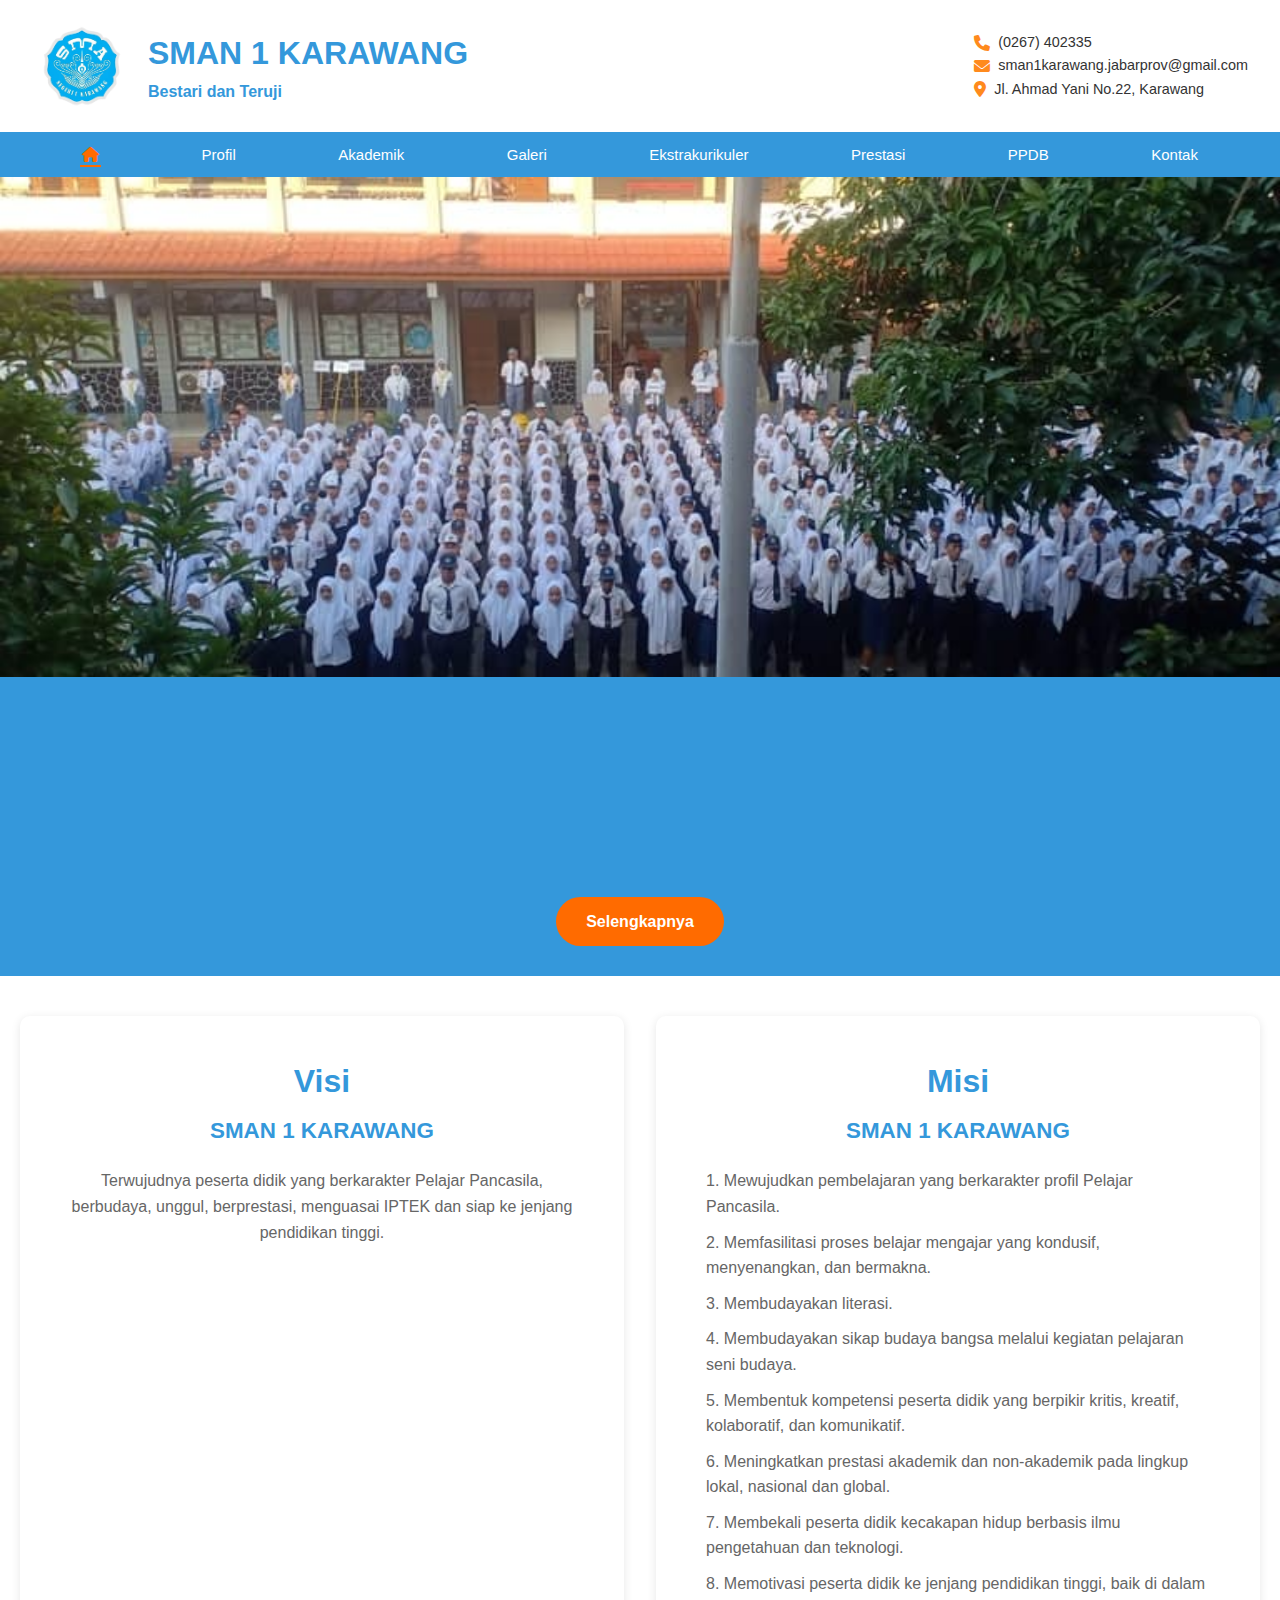
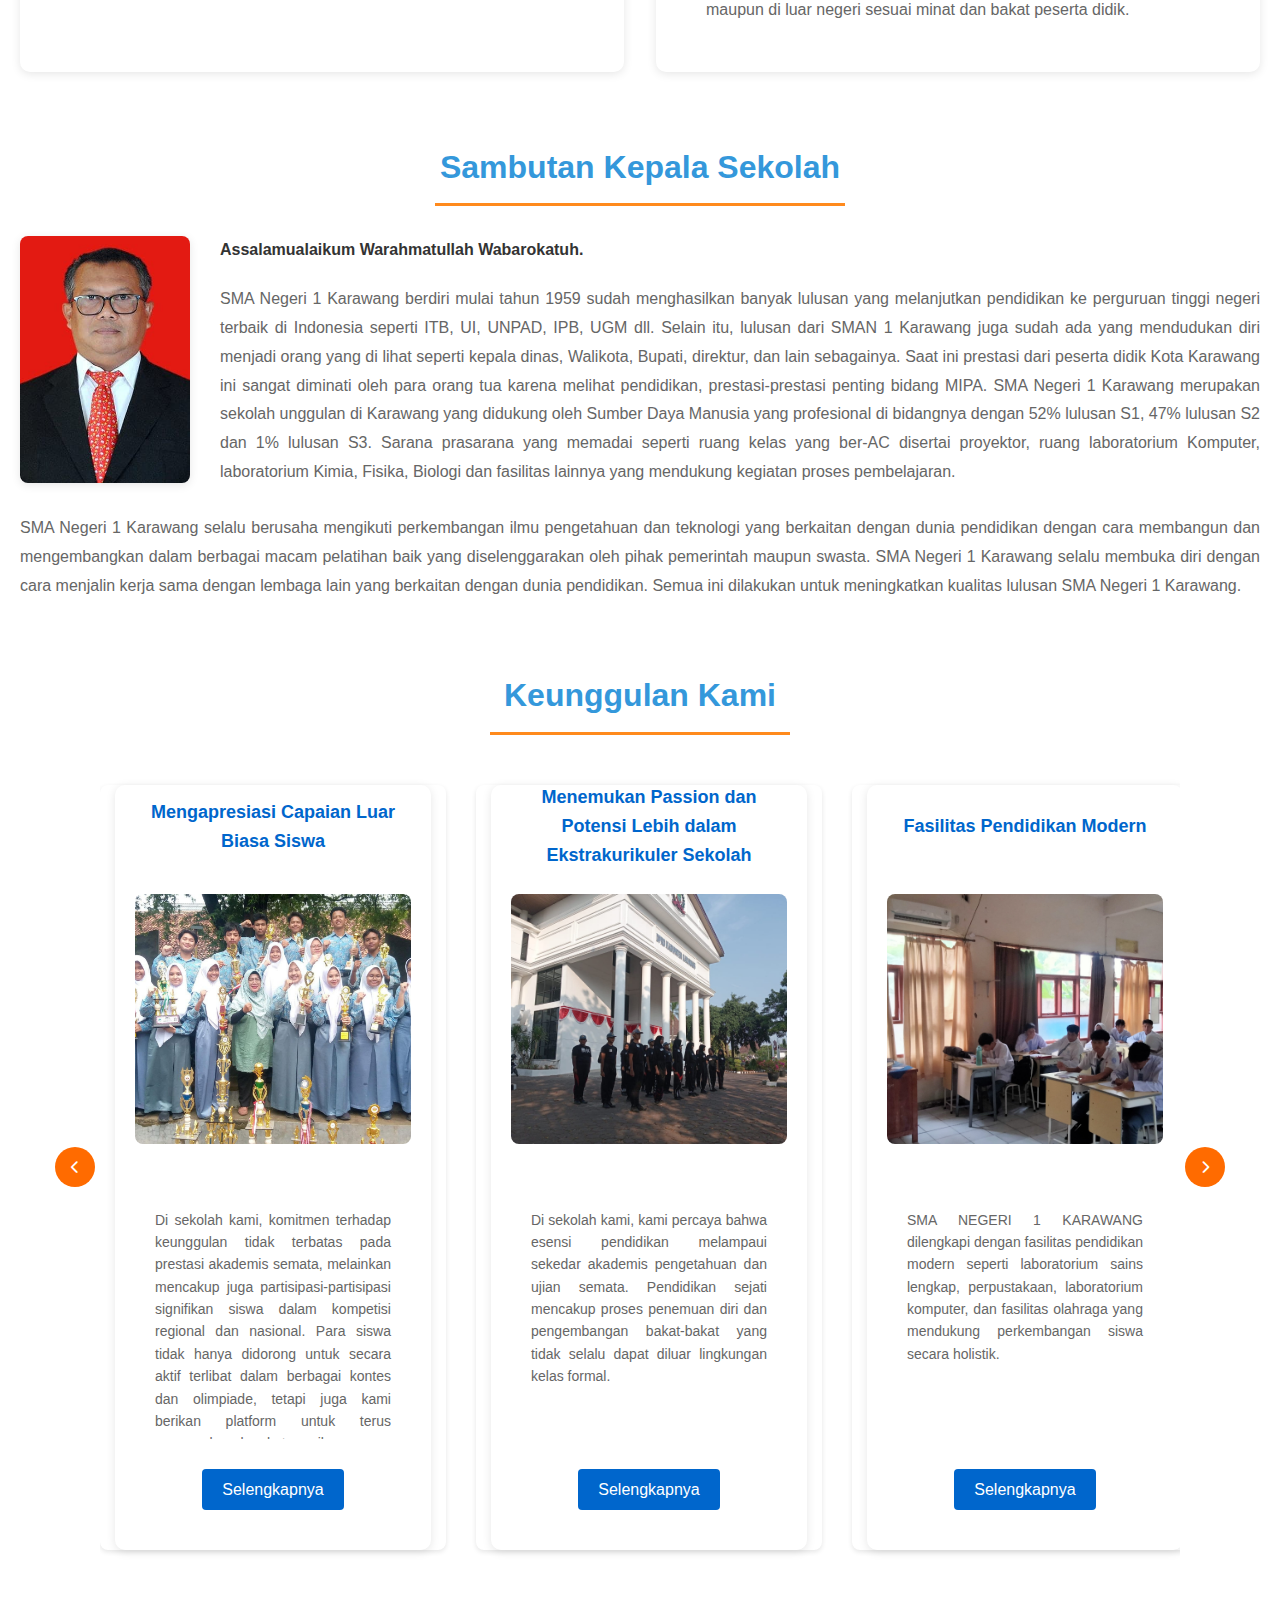
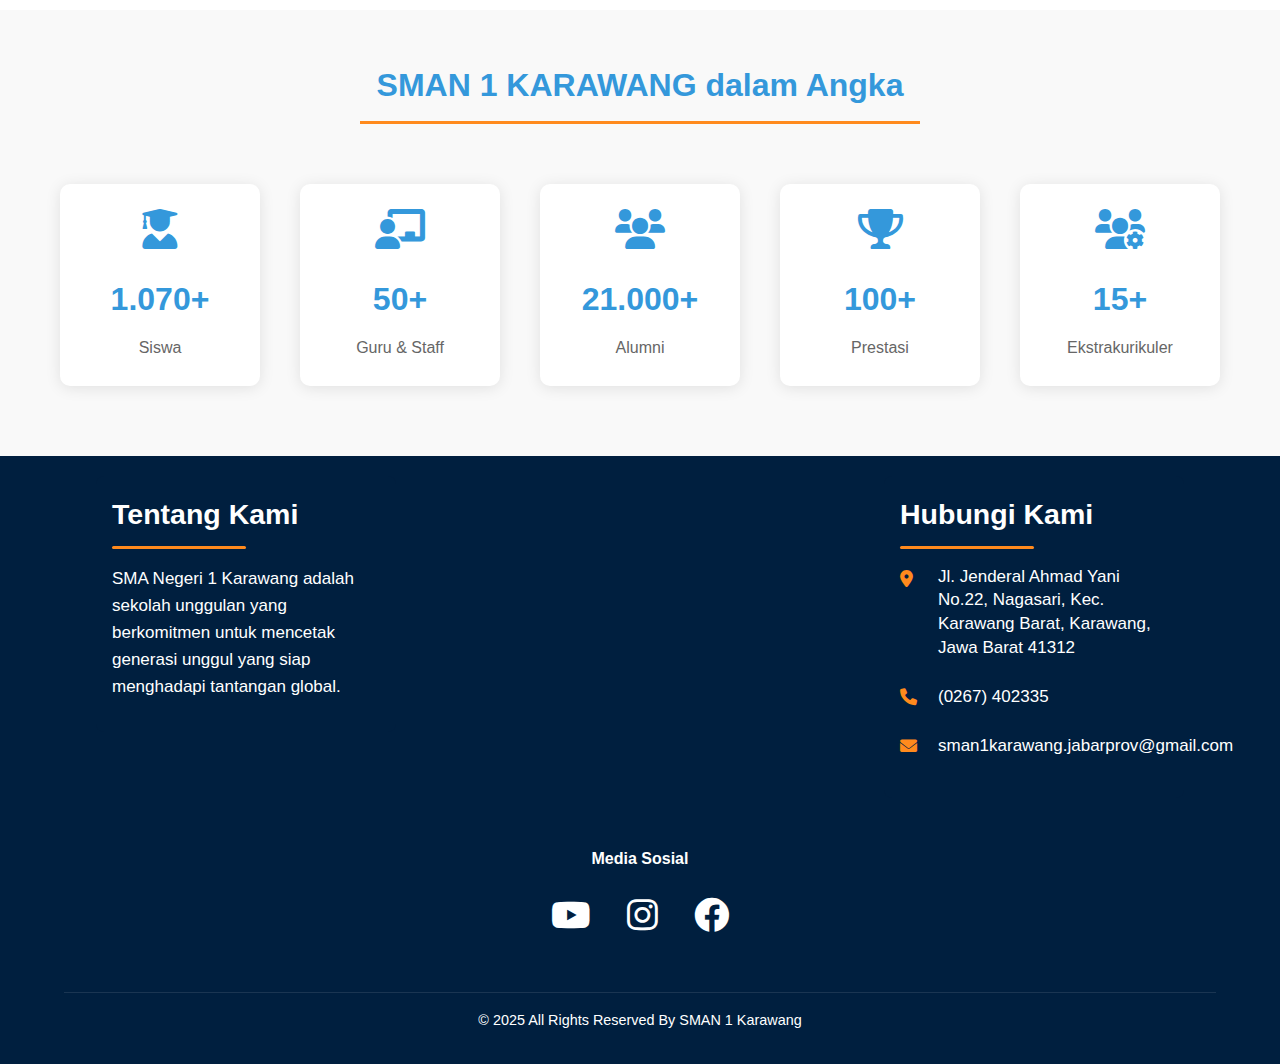
<file: index.html>
<!DOCTYPE html>
<html lang="id">
<head>
    <meta charset="UTF-8">
    <meta name="viewport" content="width=device-width, initial-scale=1.0">
    <title>SMAN 1 KARAWANG</title>
    <link rel="stylesheet" href="styles.css">
    <link rel="stylesheet" href="style.css">
    <link rel="stylesheet" href="https://cdnjs.cloudflare.com/ajax/libs/font-awesome/6.0.0/css/all.min.css">
    <link rel="stylesheet" href="responsive-mobile.css">
</head>
<body>
    <!-- Header Section -->
    <header>
        <div class="header-top">
            <div class="logo">
                <img src="images/logo.png" alt="SMAN 1 KARAWANG Logo">
                <div class="school-info">
                    <h1>SMAN 1 KARAWANG</h1>
                    <p>Bestari dan Teruji</p>
                </div>
            </div>
            <!-- In the header section -->
            <div class="contact-info">
                <p><a href="tel:+62267402335"><i class="fas fa-phone"></i> (0267) 402335</a></p>
                <a href="mailto:sman1karawang.jabarprov@gmail.com">
                    <i class="fas fa-envelope"></i> sman1karawang.jabarprov@gmail.com
                </a>
                <p><a href="https://maps.app.goo.gl/thugU8amELJunwvm6" target="_blank"><i class="fas fa-map-marker-alt"></i> Jl. Ahmad Yani No.22, Karawang</a></p>
            </div>
        </div>
        <nav>
            <ul>
                <li><a href="index.html" class="active"><i class="fas fa-home"></i></a></li>
                <li><a href="profil.html">Profil</a></li>
                <li><a href="akademik.html">Akademik</a></li>
                <li><a href="galeri.html">Galeri</a></li>
                <li><a href="ekstrakurikuler.html">Ekstrakurikuler</a></li>
                <li><a href="prestasi.html">Prestasi</a></li>
                <li><a href="ppdb.html">PPDB</a></li>
                <li><a href="kontak.html">Kontak</a></li>
            </ul>
        </nav>
    </header>

    <!-- Image Slider Section -->
    <section id="slider">
        <!-- Slides will be added by JavaScript -->
    </section>

    <!-- Welcome Section -->
    <section id="welcome">
        <div class="welcome-content">
            <div class="banner-beranda">
                <h1>Selamat Datang di SMAN 1 KARAWANG</h1>
                <p>Mencetak Generasi Unggul, Berbudi Pekerti, dan Berprestasi</p>
            </div>
            <div class="hero">
            <a href="profil.html" class="cta-button">Selengkapnya</a>
            </div>
        </div>
    </section>

    <!-- Visi Misi Section -->
    <section id="visi-misi">
        <div class="visi-box">
            <h2>Visi</h2>
            <h3>SMAN 1 KARAWANG</h3>
            <p>Terwujudnya peserta didik yang berkarakter Pelajar Pancasila, berbudaya, unggul, berprestasi, menguasai IPTEK dan siap ke jenjang pendidikan tinggi.</p>
        </div>
        <div class="misi-box">
            <h2>Misi</h2>
            <h3>SMAN 1 KARAWANG</h3>
            <ol>
                <li>Mewujudkan pembelajaran yang berkarakter profil Pelajar Pancasila.</li>
                <li>Memfasilitasi proses belajar mengajar yang kondusif, menyenangkan, dan bermakna.</li>
                <li>Membudayakan literasi.</li>
                <li>Membudayakan sikap budaya bangsa melalui kegiatan pelajaran seni budaya.</li>
                <li>Membentuk kompetensi peserta didik yang berpikir kritis, kreatif, kolaboratif, dan komunikatif.</li>
                <li>Meningkatkan prestasi akademik dan non-akademik pada lingkup lokal, nasional dan global.</li>
                <li>Membekali peserta didik kecakapan hidup berbasis ilmu pengetahuan dan teknologi.</li>
                <li>Memotivasi peserta didik ke jenjang pendidikan tinggi, baik di dalam maupun di luar negeri sesuai minat dan bakat peserta didik.</li>
            </ol>
        </div>
    </section>

    <!-- Sambutan Kepala Sekolah Section -->
    <section id="sambutan">
        <div class="sambutan-container">
            <h2>Sambutan Kepala Sekolah</h2>
            <div class="sambutan-content">
                <div class="kepsek-image">
                    <img src="images/kepsek.jpg" alt="Kepala Sekolah SMAN 1 KARAWANG">
                </div>
                <div class="sambutan-text">
                    <p class="salam">Assalamualaikum Warahmatullah Wabarokatuh.</p>
                    <p class="first-paragraph">SMA Negeri 1 Karawang berdiri mulai tahun 1959 sudah menghasilkan banyak lulusan yang melanjutkan pendidikan ke perguruan tinggi negeri terbaik di Indonesia seperti ITB, UI, UNPAD, IPB, UGM dll. Selain itu, lulusan dari SMAN 1 Karawang juga sudah ada yang mendudukan diri menjadi orang yang di lihat seperti kepala dinas, Walikota, Bupati, direktur, dan lain sebagainya. Saat ini prestasi dari peserta didik Kota Karawang ini sangat diminati oleh para orang tua karena melihat pendidikan, prestasi-prestasi penting bidang MIPA. SMA Negeri 1 Karawang merupakan sekolah unggulan di Karawang yang didukung oleh Sumber Daya Manusia yang profesional di bidangnya dengan 52% lulusan S1, 47% lulusan S2 dan 1% lulusan S3. Sarana prasarana yang memadai seperti ruang kelas yang ber-AC disertai proyektor, ruang laboratorium Komputer, laboratorium Kimia, Fisika, Biologi dan fasilitas lainnya yang mendukung kegiatan proses pembelajaran.</p>
                    <p class="second-paragraph">SMA Negeri 1 Karawang selalu berusaha mengikuti perkembangan ilmu pengetahuan dan teknologi yang berkaitan dengan dunia pendidikan dengan cara membangun dan mengembangkan dalam berbagai macam pelatihan baik yang diselenggarakan oleh pihak pemerintah maupun swasta. SMA Negeri 1 Karawang selalu membuka diri dengan cara menjalin kerja sama dengan lembaga lain yang berkaitan dengan dunia pendidikan. Semua ini dilakukan untuk meningkatkan kualitas lulusan SMA Negeri 1 Karawang.</p>
                </div>
            </div>
        </div>
    </section>

    <!-- Keunggulan Section -->
    <section id="keunggulan">
        <div class="section-title">
            <h3>Keunggulan Kami</h3>
            <div class="title-line"></div>
        </div>
        <div class="keunggulan-wrapper">
            <button class="nav-btn prev-btn"><i class="fas fa-chevron-left"></i></button>
            <div class="keunggulan-slider">
                <div class="keunggulan-container">
                    <!-- First Item -->
                    <!-- Dalam section keunggulan, ubah link Selengkapnya -->
                    <div class="keunggulan-item">
                        <div class="item-content">
                            <h4>Mengapresiasi Capaian Luar Biasa Siswa</h4>
                            <img src="keunggulan/keunggulan1.jpg" alt="Mengapresiasi Capaian Luar Biasa Siswa">
                            <p>Di sekolah kami, komitmen terhadap keunggulan tidak terbatas pada prestasi akademis semata, melainkan mencakup juga partisipasi-partisipasi signifikan siswa dalam kompetisi regional dan nasional. Para siswa tidak hanya didorong untuk secara aktif terlibat dalam berbagai kontes dan olimpiade, tetapi juga kami berikan platform untuk terus mengembangkan ketrampilan.</p>
                            <a href="prestasi.html" class="read-more"
                            onclick="window.location.href='prestasi.html'">Selengkapnya</a>
                        </div>
                    </div>
                
                    <!-- Second Item -->
                    <div class="keunggulan-item">
                        <div class="item-content">
                            <h4>Menemukan Passion dan Potensi Lebih dalam Ekstrakurikuler Sekolah</h4>
                            <img src="keunggulan/keunggulan2.jpg" alt="Menemukan Passion dan Potensi">
                            <p>Di sekolah kami, kami percaya bahwa esensi pendidikan melampaui sekedar akademis pengetahuan dan ujian semata. Pendidikan sejati mencakup proses penemuan diri dan pengembangan bakat-bakat yang tidak selalu dapat diluar lingkungan kelas formal.</p>
                            <a href="ekstrakurikuler.html" class="read-more"
                            onclick="window.location.href='ekstrakurikuler.html'">Selengkapnya</a>
                        </div>
                    </div>
                
                    <!-- Third Item -->
                    <div class="keunggulan-item">
                        <div class="item-content">
                            <h4>Fasilitas Pendidikan Modern</h4>
                            <img src="keunggulan/keunggulan3.jpg" alt="Fasilitas Pendidikan Modern">
                            <p>SMA NEGERI 1 KARAWANG dilengkapi dengan fasilitas pendidikan modern seperti laboratorium sains lengkap, perpustakaan, laboratorium komputer, dan fasilitas olahraga yang mendukung perkembangan siswa secara holistik.</p>
                            <a href="profil.html#fasilitas" class="read-more">Selengkapnya</a>
                        </div>
                    </div>
                
                    <!-- Fourth Item -->
                    <div class="keunggulan-item">
                        <div class="item-content">
                            <h4>Tenaga Pendidik Berkualitas dan Berpengalaman</h4>
                            <img src="keunggulan/keunggulan4.JPG" alt="Prestasi Akademik dan Non-Akademik">
                            <p>Kami memiliki tim pengajar profesional yang tidak hanya menguasai bidang keilmuan mereka, tetapi juga memiliki dedikasi tinggi dalam mengembangkan potensi setiap siswa. Guru-guru kami merupakan lulusan perguruan tinggi terkemuka dengan kualifikasi akademik yang mumpuni dan terus mengembangkan kompetensi melalui berbagai pelatihan dan sertifikasi.</p>
                            <a href="profil.html#tenaga-pendidik" class="read-more" onclick="window.location.href='profil.html#tenaga-pendidik'">Selengkapnya</a>
                        </div>
                    </div>
                </div>
            </div>
            <button class="nav-btn next-btn"><i class="fas fa-chevron-right"></i></button>
        </div>
    </section>

    <!-- SMAN 1 dalam Angka -->
    <section id="statistics">
        <div class="section-title">
            <h3>SMAN 1 KARAWANG dalam Angka</h3>
            <div class="title-line"></div>
        </div>
        <div class="stats-container">
            <div class="stat-item">
                <i class="fas fa-user-graduate"></i>
                <h4>1.070+</h4>
                <p>Siswa</p>
            </div>
            <div class="stat-item">
                <i class="fas fa-chalkboard-teacher"></i>
                <h4>50+</h4>
                <p>Guru & Staff</p>
            </div>
            <div class="stat-item">
                <i class="fas fa-users"></i>
                <h4>21.000+</h4>
                <p>Alumni</p>
            </div>
            <div class="stat-item">
                <i class="fas fa-trophy"></i>
                <h4>100+</h4>
                <p>Prestasi</p>
            </div>
            <div class="stat-item">
                <i class="fas fa-users-gear"></i>
                <h4>15+</h4>
                <p>Ekstrakurikuler</p>
            </div>
        </div>
    </section>


    <!-- Footer with Contact Info -->
    <footer>
        <div class="footer-content">
            <div class="footer-top">
                <div class="about-section footer-section">
                    <h3>Tentang Kami</h3>
                    <p>SMA Negeri 1 Karawang adalah sekolah unggulan yang berkomitmen untuk mencetak generasi unggul yang siap menghadapi tantangan global.</p>
                </div>
    
                <div class="about-section footer-section">
                    <h3>Hubungi Kami</h3> 
                    <p><a href="https://maps.app.goo.gl/thugU8amELJunwvm6" target="_blank"><i class="fas fa-map-marker-alt"></i> Jl. Jenderal Ahmad Yani No.22, Nagasari, Kec. Karawang Barat, Karawang, Jawa Barat 41312</a></p>
                    <p><a href="tel:+62267402335"><i class="fas fa-phone"></i> (0267) 402335</a></p>
                    <p><a href="mailto:sman1karawang.jabarprov@gmail.com"><i class="fas fa-envelope"></i> sman1karawang.jabarprov@gmail.com</a></p>
                </div>
            </div>
            <div class="social-media">
                <h4>Media Sosial</h4>
                <div class="social-icons">
                    <a href="https://www.youtube.com/@osissman1karawang998" target="_blank"><i class="fab fa-youtube"></i></a>
                    <a href="https://www.instagram.com/official.smansaka/" target="_blank"><i class="fab fa-instagram"></i></a>
                    <a href="https://web.facebook.com/groups/138407402968057/" target="_blank"><i class="fab fa-facebook"></i></a>
                </div>
            </div>
        </div>
        <div class="footer-bottom">
            <p>&copy; 2025 All Rights Reserved By SMAN 1 Karawang</p>
        </div>
    </footer>

    <script src="script.js"></script>
</body>
</html>
</file>
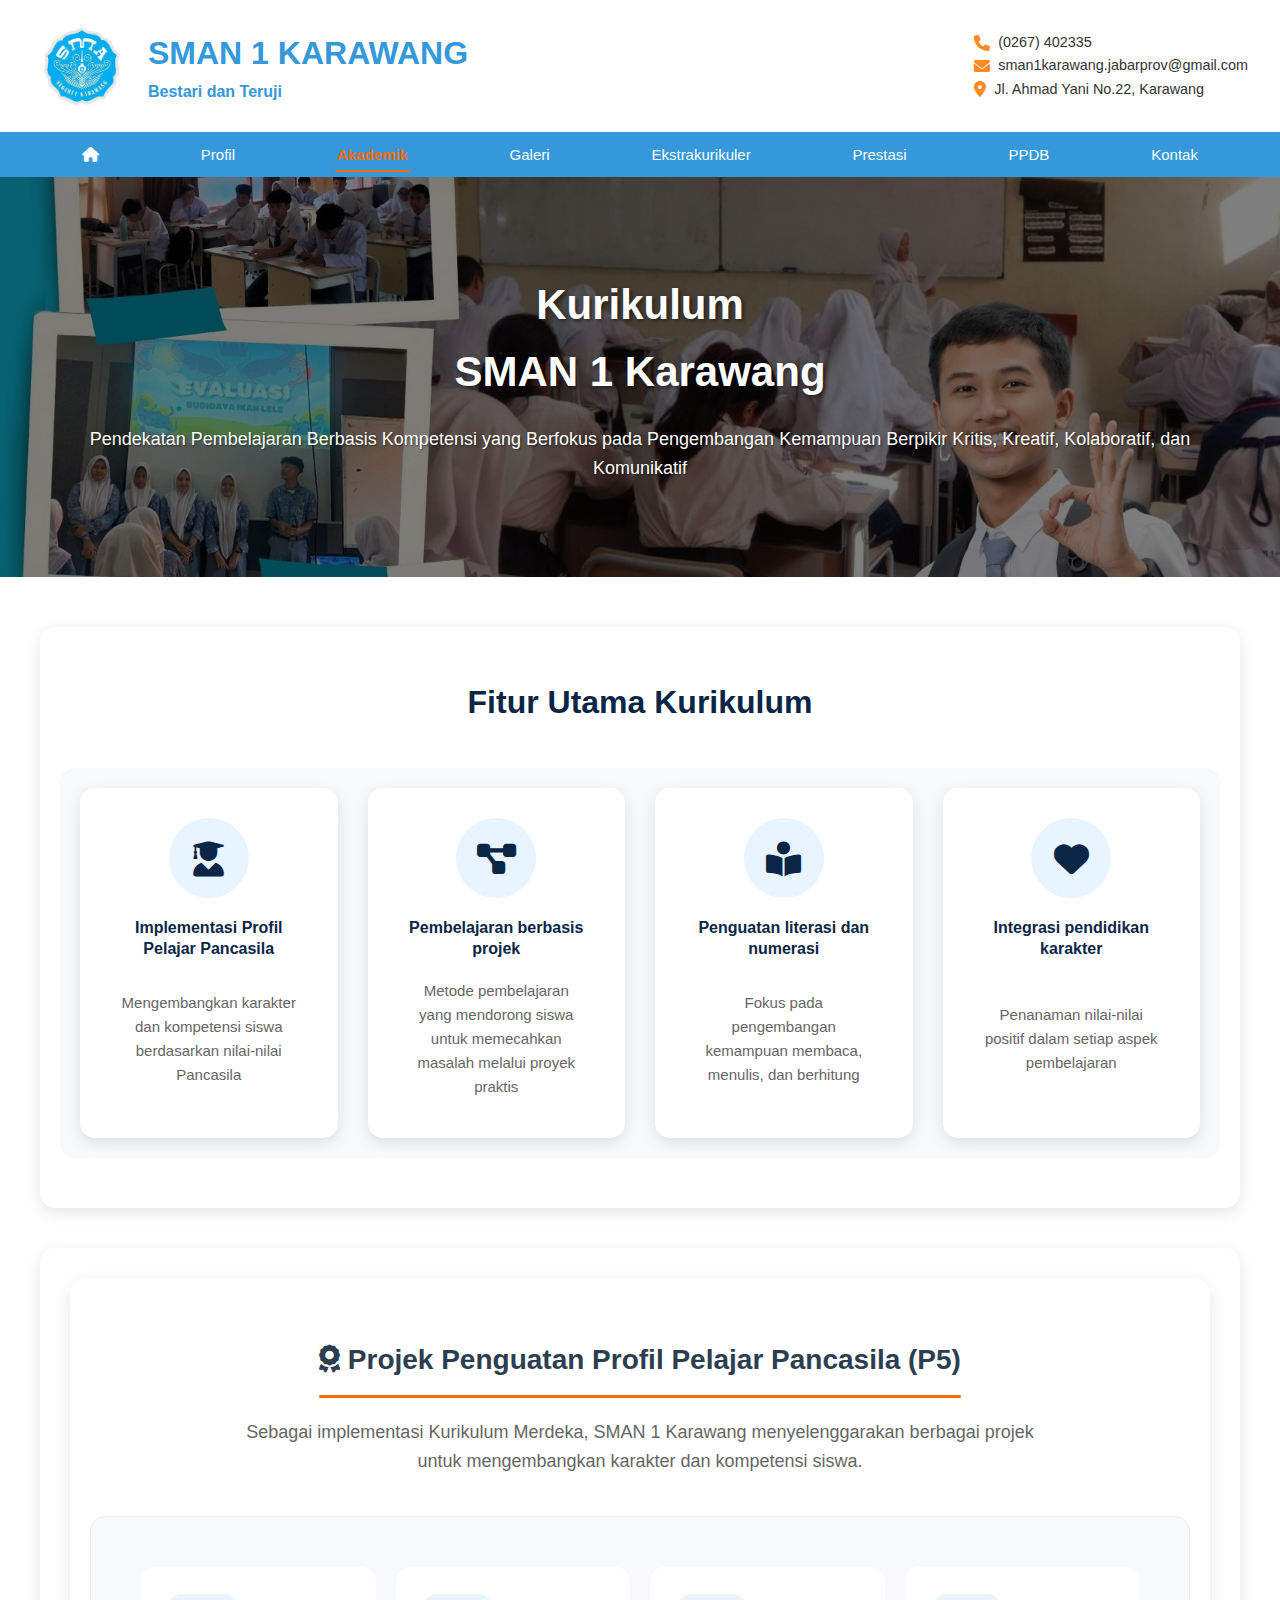
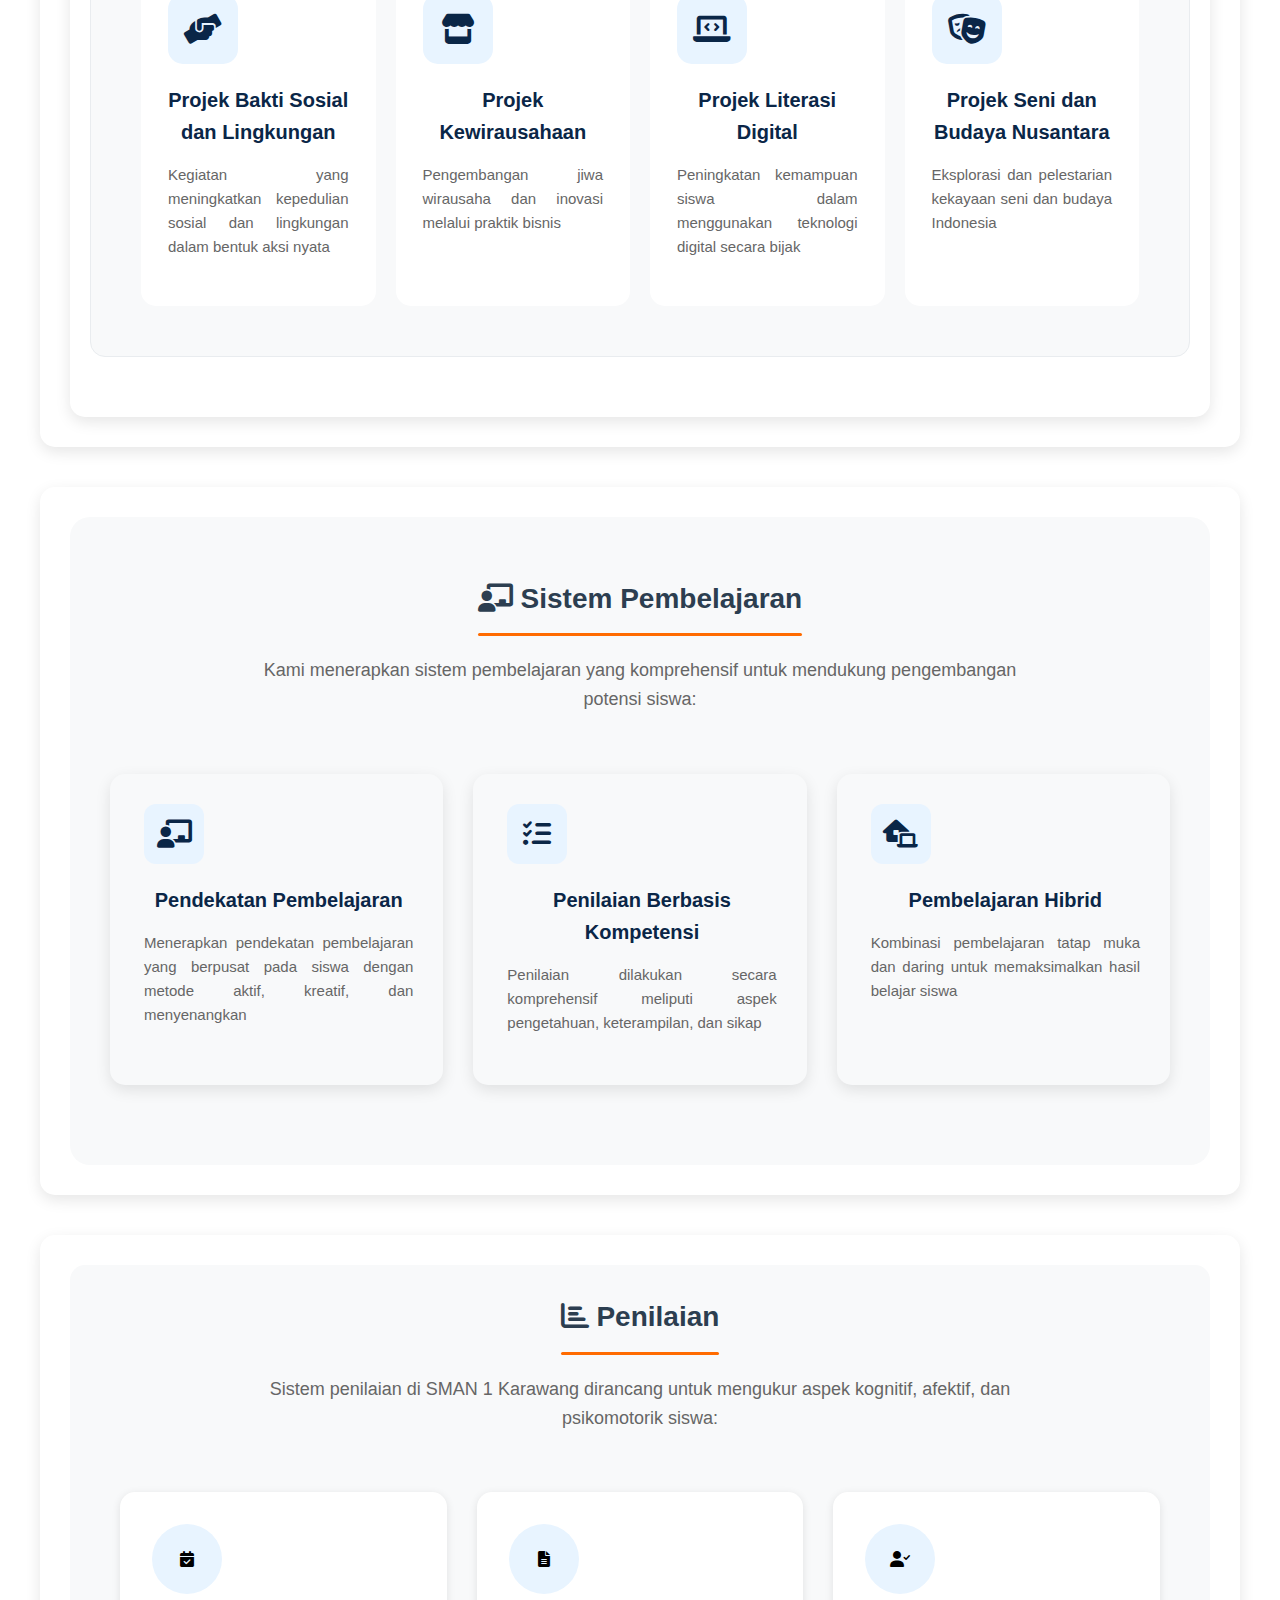
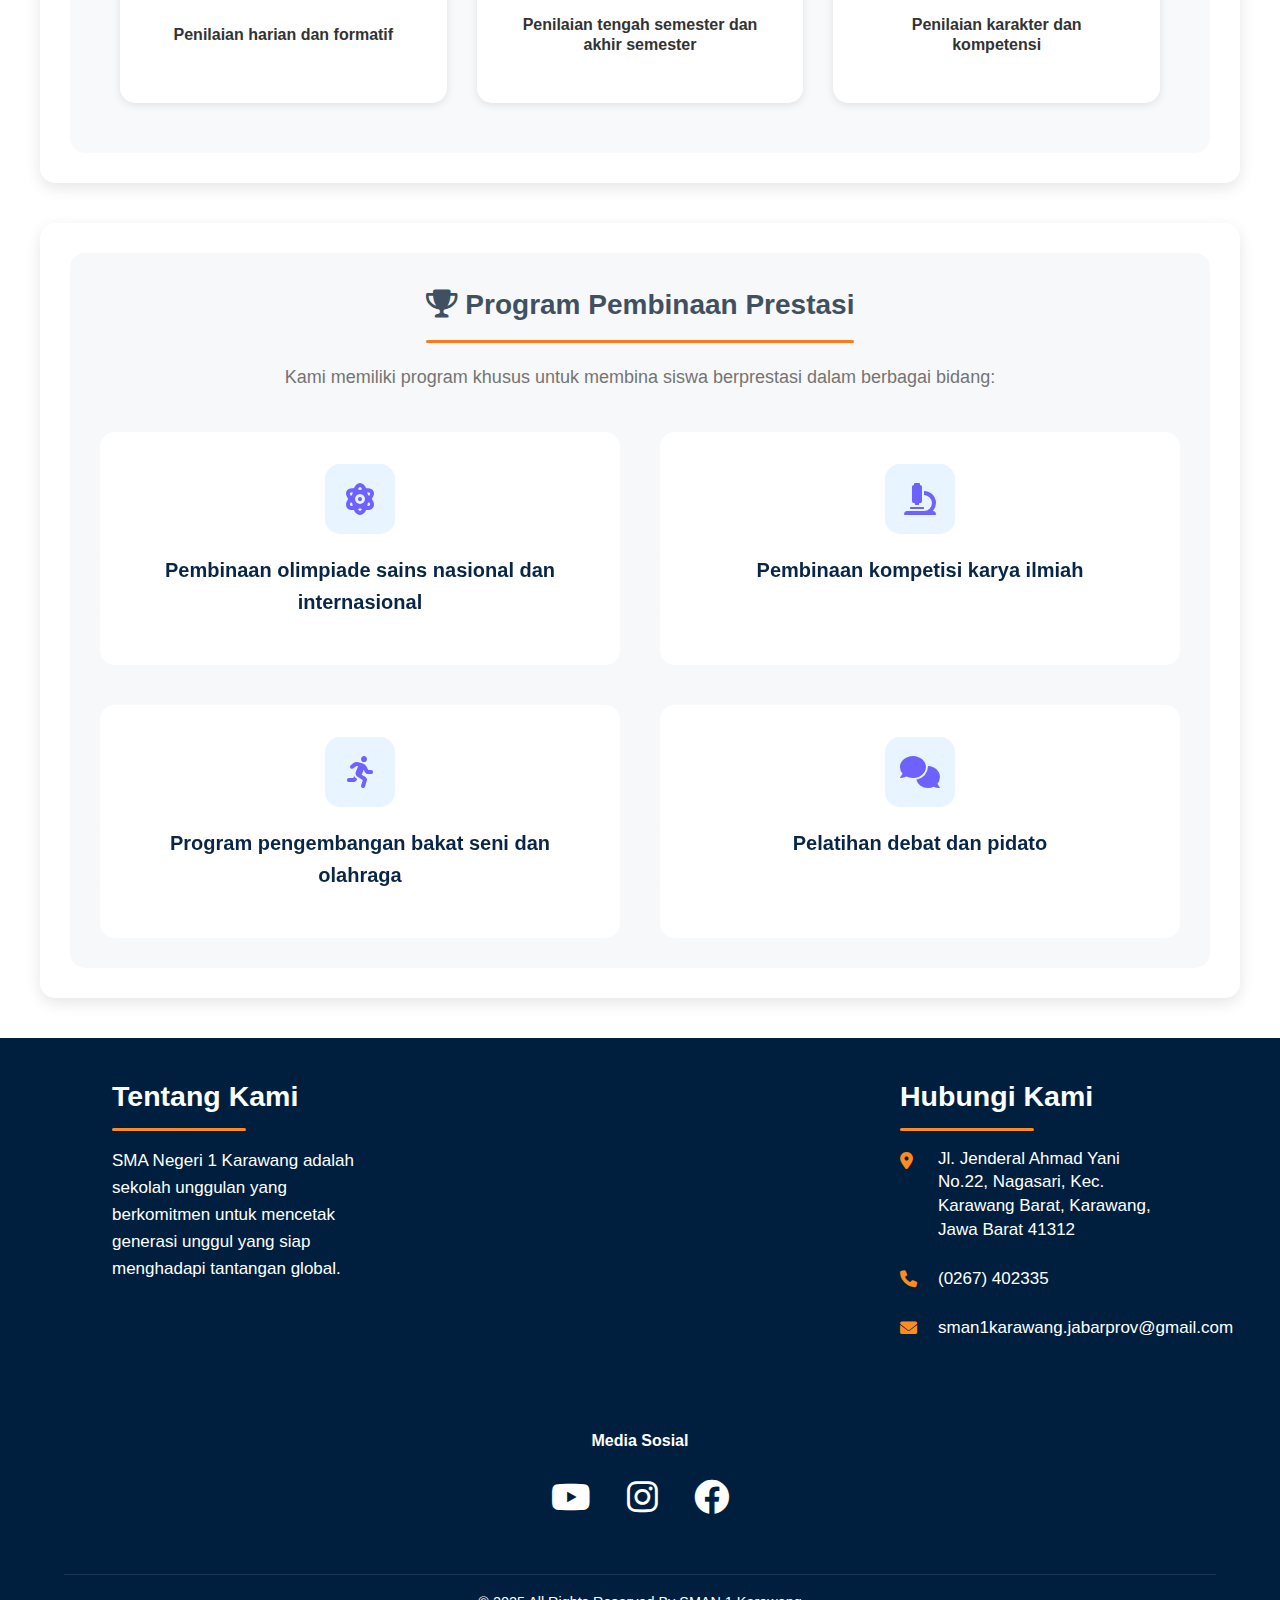
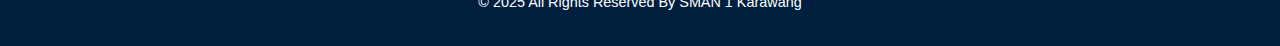
<file: akademik.html>
<!DOCTYPE html>
<html lang="id">
<head>
    <meta charset="UTF-8">
    <meta name="viewport" content="width=device-width, initial-scale=1.0">
    <title>Akademik - SMAN 1 KARAWANG</title>
    <link rel="stylesheet" href="styles.css">
    <link rel="stylesheet" href="style.css">
    <link rel="stylesheet" href="akademik.css">
    <link rel="stylesheet" href="https://cdnjs.cloudflare.com/ajax/libs/font-awesome/6.0.0/css/all.min.css">
    <link rel="stylesheet" href="responsive-mobile.css">
</head>
<body>
    <!-- Header Section -->
    <header>
        <div class="header-top">
            <div class="logo">
                <img src="images/logo.png" alt="SMAN 1 KARAWANG Logo">
                <div class="school-info">
                    <h1>SMAN 1 KARAWANG</h1>
                    <p>Bestari dan Teruji</p>
                </div>
            </div>
            <div class="contact-info">
                <p><a href="tel:+62267402335"><i class="fas fa-phone"></i> (0267) 402335</a></p>
                <p><a href="mailto:sman1karawang.jabarprov@gmail.com"><i class="fas fa-envelope"></i> sman1karawang.jabarprov@gmail.com</a></p>
                <p><a href="https://maps.app.goo.gl/thugU8amELJunwvm6" target="_blank"><i class="fas fa-map-marker-alt"></i> Jl. Ahmad Yani No.22, Karawang</a></p>
            </div>
        </div>
        <nav>
            <ul>
                <li><a href="index.html"><i class="fas fa-home"></i></a></li>
                <li><a href="profil.html">Profil</a></li>
                <li><a href="akademik.html" class="active">Akademik</a></li>
                <li><a href="galeri.html">Galeri</a></li>
                <li><a href="ekstrakurikuler.html">Ekstrakurikuler</a></li>
                <li><a href="prestasi.html">Prestasi</a></li>
                <li><a href="ppdb.html">PPDB</a></li>
                <li><a href="kontak.html">Kontak</a></li>
            </ul>
        </nav>
    </header>

        <!-- Setelah header, tambahkan ini -->
        <div class="akademik-banner">
            <div class="banner-content">
                <h1>Kurikulum <br> SMAN 1 Karawang</h1>
                <p>Pendekatan Pembelajaran Berbasis Kompetensi yang Berfokus pada Pengembangan Kemampuan Berpikir Kritis, Kreatif, Kolaboratif, dan Komunikatif</p>
            </div>
        </div>

        <!-- Tambahkan section baru ini -->
        <div class="fitur-kurikulum">
            <h2>Fitur Utama Kurikulum</h2>
            <div class="fitur-container">
                <div class="fitur-item">
                    <div class="fitur-icon">
                        <i class="fas fa-user-graduate"></i>
                    </div>
                    <h3>Implementasi Profil Pelajar Pancasila</h3>
                    <p>Mengembangkan karakter dan kompetensi siswa berdasarkan nilai-nilai Pancasila</p>
                </div>
                <div class="fitur-item">
                    <div class="fitur-icon">
                        <i class="fas fa-project-diagram"></i>
                    </div>
                    <h3>Pembelajaran berbasis projek</h3>
                    <p>Metode pembelajaran yang mendorong siswa untuk memecahkan masalah melalui proyek praktis</p>
                </div>
                <div class="fitur-item">
                    <div class="fitur-icon">
                        <i class="fas fa-book-reader"></i>
                    </div>
                    <h3>Penguatan literasi dan numerasi</h3>
                    <p>Fokus pada pengembangan kemampuan membaca, menulis, dan berhitung</p>
                </div>
                <div class="fitur-item">
                    <div class="fitur-icon">
                        <i class="fas fa-heart"></i>
                    </div>
                    <h3>Integrasi pendidikan karakter</h3>
                    <p>Penanaman nilai-nilai positif dalam setiap aspek pembelajaran</p>
                </div>
            </div>
        </div>
        <!-- P5 Section -->
        <section class="p5-section">
            <div class="p5-projects">
                <h2><i class="fas fa-award"></i> Projek Penguatan Profil Pelajar Pancasila (P5)</h2>
                <p class="p5-intro">Sebagai implementasi Kurikulum Merdeka, SMAN 1 Karawang menyelenggarakan berbagai projek untuk mengembangkan karakter dan kompetensi siswa.</p>
                <div class="p5-content">
                    <div class="p5-cards">
                        <div class="p5-card">
                            <div class="card-icon"><i class="fas fa-hands-helping"></i></div>
                            <h3>Projek Bakti Sosial dan Lingkungan</h3>
                            <p>Kegiatan yang meningkatkan kepedulian sosial dan lingkungan dalam bentuk aksi nyata</p>
                        </div>
                        <div class="p5-card">
                            <div class="card-icon"><i class="fas fa-store"></i></div>
                            <h3>Projek Kewirausahaan</h3>
                            <p>Pengembangan jiwa wirausaha dan inovasi melalui praktik bisnis</p>
                        </div>
                        <div class="p5-card">
                            <div class="card-icon"><i class="fas fa-laptop-code"></i></div>
                            <h3>Projek Literasi Digital</h3>
                            <p>Peningkatan kemampuan siswa dalam menggunakan teknologi digital secara bijak</p>
                        </div>
                        <div class="p5-card">
                            <div class="card-icon"><i class="fas fa-theater-masks"></i></div>
                            <h3>Projek Seni dan Budaya Nusantara</h3>
                            <p>Eksplorasi dan pelestarian kekayaan seni dan budaya Indonesia</p>
                        </div>
                    </div>
                </div>
            </div>
        </section> <!-- Tutup p5-section -->

        <!-- Sistem Pembelajaran Section -->
        <section class="sistem-section">
            <div class="sistem-pembelajaran">
                <h2><i class="fas fa-chalkboard-teacher"></i> Sistem Pembelajaran</h2>
                <p class="sistem-intro">Kami menerapkan sistem pembelajaran yang komprehensif untuk mendukung pengembangan potensi siswa:</p>
                
                <div class="sistem-cards">
                    <div class="sistem-card">
                        <div class="card-icon">
                            <i class="fas fa-chalkboard-teacher"></i> <!-- Ganti dengan icon yang tersedia -->
                        </div>
                        <h3>Pendekatan Pembelajaran</h3>
                        <p>Menerapkan pendekatan pembelajaran yang berpusat pada siswa dengan metode aktif, kreatif, dan menyenangkan</p>
                    </div>
                    
                    <div class="sistem-card">
                        <div class="card-icon"><i class="fas fa-tasks"></i></div>
                        <h3>Penilaian Berbasis Kompetensi</h3>
                        <p>Penilaian dilakukan secara komprehensif meliputi aspek pengetahuan, keterampilan, dan sikap</p>
                    </div>
                    
                    <div class="sistem-card">
                        <div class="card-icon"><i class="fas fa-laptop-house"></i></div>
                        <h3>Pembelajaran Hibrid</h3>
                        <p>Kombinasi pembelajaran tatap muka dan daring untuk memaksimalkan hasil belajar siswa</p>
                    </div>
                </div>
            </div>
        </section> <!-- Tutup sistem-section -->

        <!-- Penilaian Section -->
        <section class="penilaian-section">
            <div class="penilaian-container">
                <h2><i class="fas fa-chart-bar"></i> Penilaian</h2>
                <p class="penilaian-intro">Sistem penilaian di SMAN 1 Karawang dirancang untuk mengukur aspek kognitif, afektif, dan psikomotorik siswa:</p>
                <div class="penilaian-list">
                    <div class="penilaian-item">
                        <div class="item-icon"><i class="fas fa-calendar-check"></i></div>
                        <h3>Penilaian harian dan formatif</h3>
                    </div>
                    <div class="penilaian-item">
                        <div class="item-icon"><i class="fas fa-file-alt"></i></div>
                        <h3>Penilaian tengah semester dan akhir semester</h3>
                    </div>
                    <div class="penilaian-item">
                        <div class="item-icon"><i class="fas fa-user-check"></i></div>
                        <h3>Penilaian karakter dan kompetensi</h3>
                    </div>
                </div>
            </div>
        </section>

        <!-- Program Pembinaan Section -->
        <section class="pembinaan-section">
            <div class="pembinaan-container">
                <h2><i class="fas fa-trophy"></i> Program Pembinaan Prestasi</h2>
                <p class="pembinaan-intro">Kami memiliki program khusus untuk membina siswa berprestasi dalam berbagai bidang:</p>
                <div class="pembinaan-grid">
                    <div class="pembinaan-item">
                        <div class="item-icon"><i class="fas fa-atom"></i></div>
                        <h3>Pembinaan olimpiade sains nasional dan internasional</h3>
                    </div>
                    <div class="pembinaan-item">
                        <div class="item-icon"><i class="fas fa-microscope"></i></div>
                        <h3>Pembinaan kompetisi karya ilmiah</h3>
                    </div>
                    <div class="pembinaan-item">
                        <div class="item-icon"><i class="fas fa-running"></i></div>
                        <h3>Program pengembangan bakat seni dan olahraga</h3>
                    </div>
                    <div class="pembinaan-item">
                        <div class="item-icon"><i class="fas fa-comments"></i></div>
                        <h3>Pelatihan debat dan pidato</h3>
                    </div>
                </div>
            </div>
        </section>



    <!-- Footer with Contact Info -->
    <footer>
        <div class="footer-content">
            <div class="footer-top">
                <div class="about-section footer-section">
                    <h3>Tentang Kami</h3>
                    <p>SMA Negeri 1 Karawang adalah sekolah unggulan yang berkomitmen untuk mencetak generasi unggul yang siap menghadapi tantangan global.</p>
                </div>
    
                <div class="about-section footer-section">
                    <h3>Hubungi Kami</h3> 
                    <p><a href="https://maps.app.goo.gl/thugU8amELJunwvm6" target="_blank"><i class="fas fa-map-marker-alt"></i> Jl. Jenderal Ahmad Yani No.22, Nagasari, Kec. Karawang Barat, Karawang, Jawa Barat 41312</a></p>
                    <p><a href="tel:+62267402335"><i class="fas fa-phone"></i> (0267) 402335</a></p>
                    <p><a href="mailto:sman1karawang.jabarprov@gmail.com"><i class="fas fa-envelope"></i> sman1karawang.jabarprov@gmail.com</a></p>
                </div>
            </div>
            <div class="social-media">
                <h4>Media Sosial</h4>
                <div class="social-icons">
                    <a href="https://www.youtube.com/@osissman1karawang998" target="_blank"><i class="fab fa-youtube"></i></a>
                    <a href="https://www.instagram.com/official.smansaka/" target="_blank"><i class="fab fa-instagram"></i></a>
                    <a href="https://web.facebook.com/groups/138407402968057/" target="_blank"><i class="fab fa-facebook"></i></a>
                </div>
            </div>
        </div>
        <div class="footer-bottom">
            <p>&copy; 2025 All Rights Reserved By SMAN 1 Karawang</p>
        </div>
    </footer>

<script src="script.js"></script>
</body>
</html>
</file>
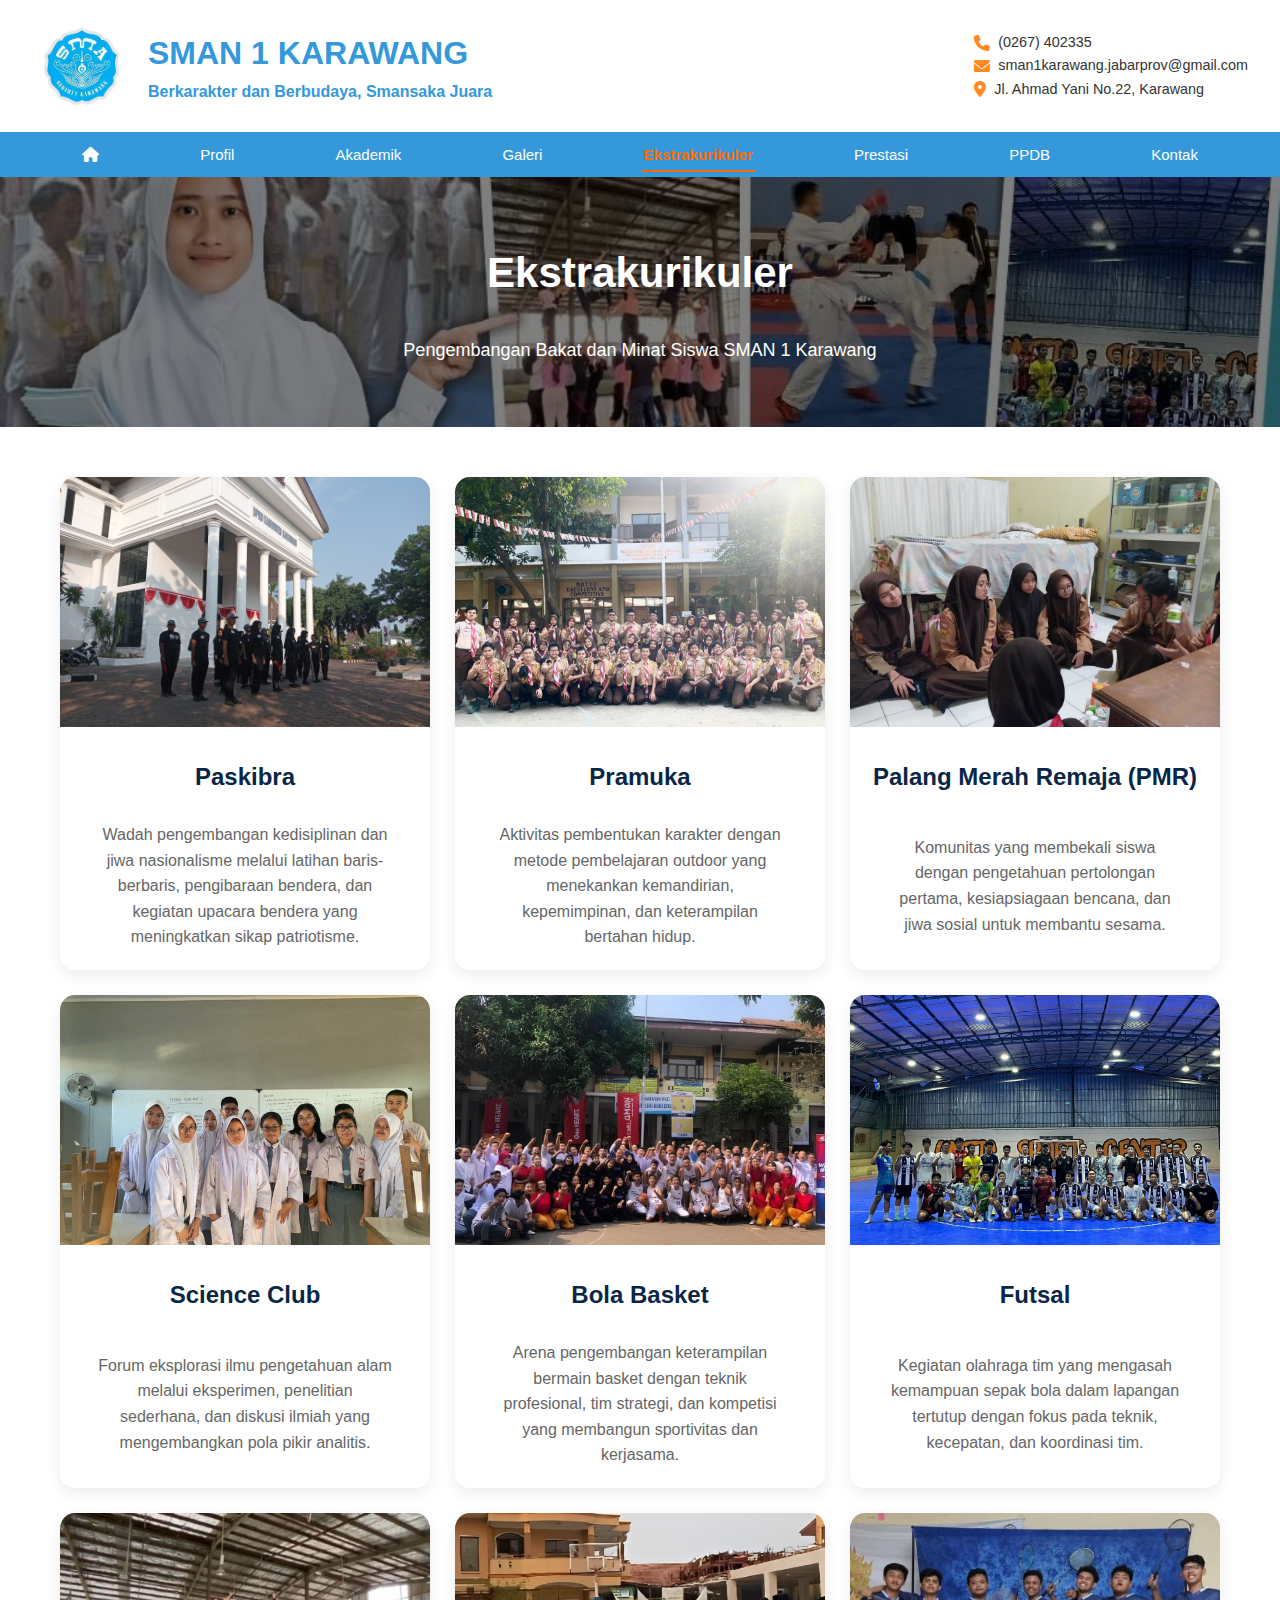
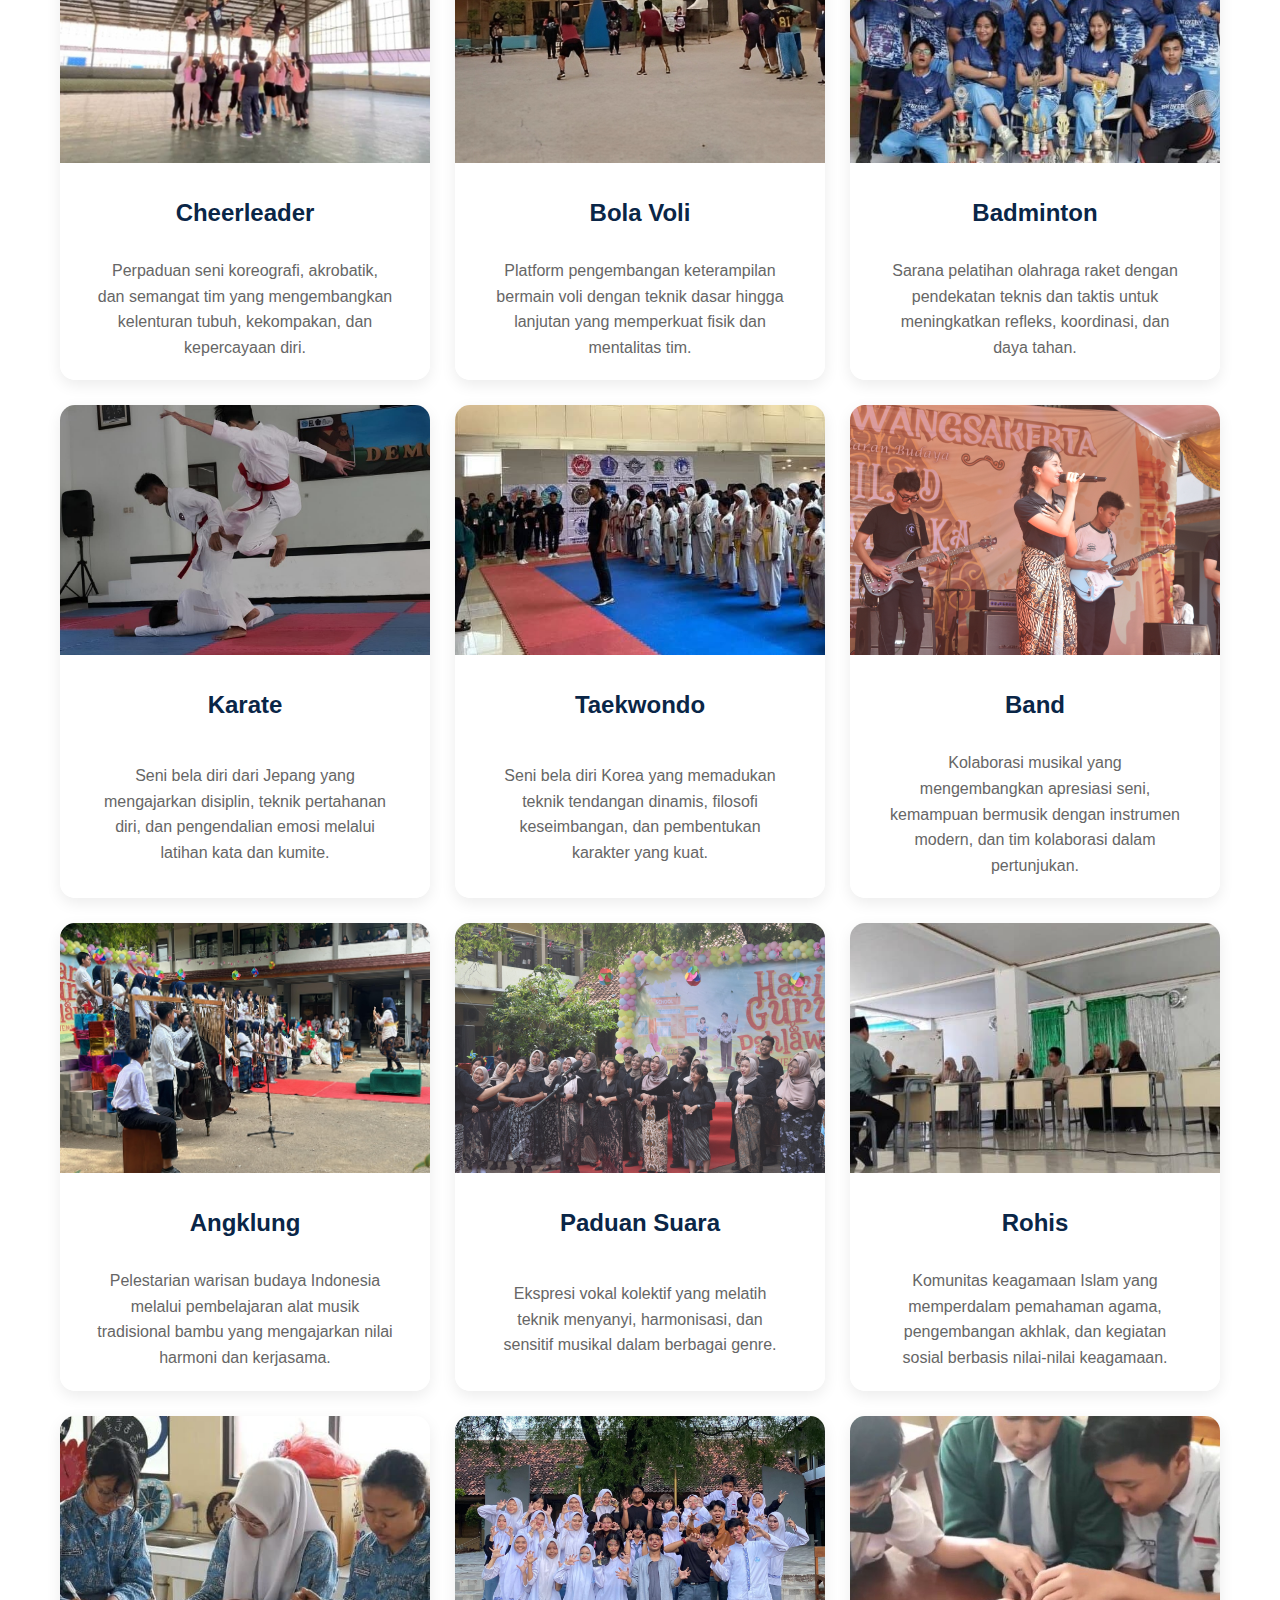
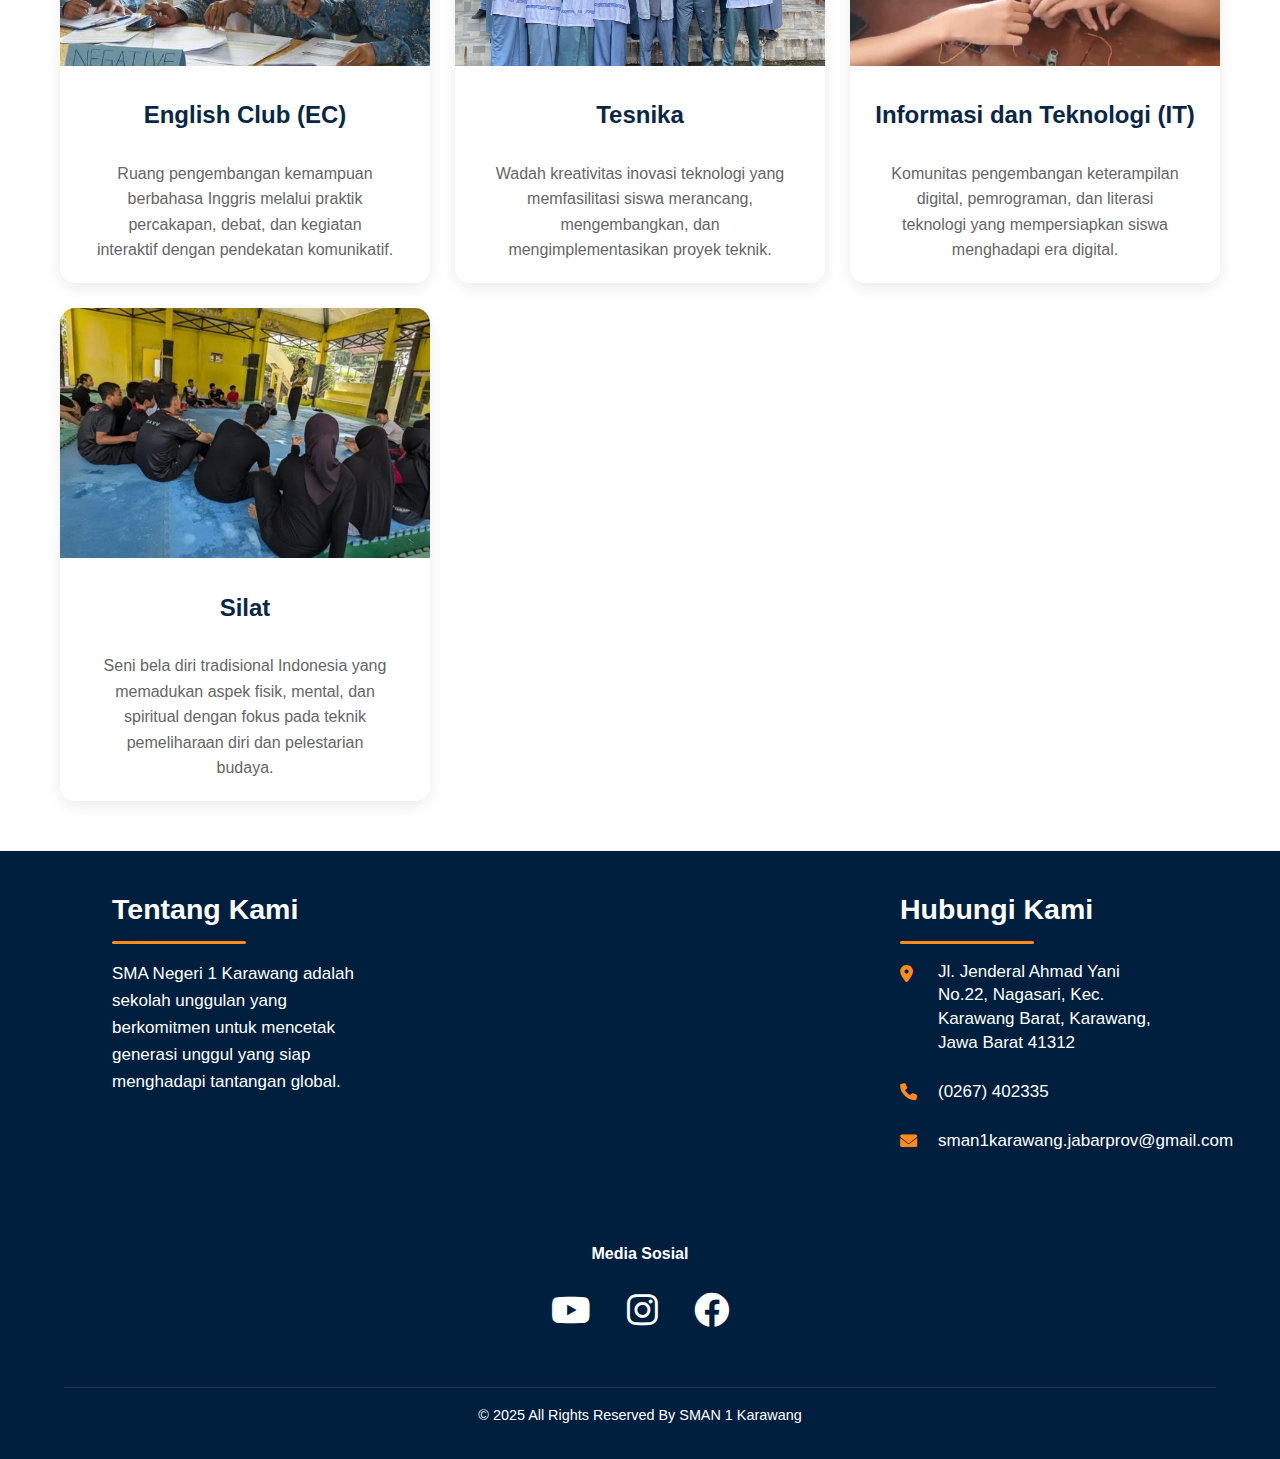
<file: ekstrakurikuler.html>
<!DOCTYPE html>
<html lang="id">
<head>
    <meta charset="UTF-8">
    <meta name="viewport" content="width=device-width, initial-scale=1.0">
    <title>Ekstrakurikuler - SMAN 1 KARAWANG</title>
    <link rel="stylesheet" href="styles.css">
    <link rel="stylesheet" href="style.css">
    <link rel="stylesheet" href="ekstrakurikuler.css">
    <link rel="stylesheet" href="https://cdnjs.cloudflare.com/ajax/libs/font-awesome/6.0.0/css/all.min.css">
    <link rel="stylesheet" href="responsive-mobile.css">
</head>
<body>
    <!-- Header Section -->
    <header>
        <div class="header-top">
            <div class="logo">
                <img src="images/logo.png" alt="SMAN 1 KARAWANG Logo">
                <div class="school-info">
                    <h1>SMAN 1 KARAWANG</h1>
                    <p>Berkarakter dan Berbudaya, Smansaka Juara</p>
                </div>
            </div>
            <!-- In the header section -->
            <div class="contact-info">
                <p><a href="tel:+62267402335"><i class="fas fa-phone"></i> (0267) 402335</a></p>
                <p><a href="mailto:sman1karawang.jabarprov@gmail.com"><i class="fas fa-envelope"></i> sman1karawang.jabarprov@gmail.com</a></p>
                <p><a href="https://maps.app.goo.gl/thugU8amELJunwvm6" target="_blank"><i class="fas fa-map-marker-alt"></i> Jl. Ahmad Yani No.22, Karawang</a></p>
            </div>
        </div>
        <nav>
            <ul>
                <li><a href="index.html"><i class="fas fa-home"></i></a></li>
                <li><a href="profil.html">Profil</a></li>
                <li><a href="akademik.html">Akademik</a></li>
                <li><a href="galeri.html">Galeri</a></li>
                <li><a href="ekstrakurikuler.html"class="active">Ekstrakurikuler</a></li>
                <li><a href="prestasi.html">Prestasi</a></li>
                <li><a href="ppdb.html">PPDB</a></li>
                <li><a href="kontak.html">Kontak</a></li>
            </ul>
        </nav>
    </header>
    <div class="ekskul-banner">
        <img src="eskul/ekskuler.jpg" alt="Ekstrakurikuler Banner">
        <div class="banner-content">
            <h1>Ekstrakurikuler</h1>
            <p>Pengembangan Bakat dan Minat Siswa SMAN 1 Karawang</p>
        </div>
    </div>
    <div class="ekskul-grid">
        <div class="ekskul-card">
            <img src="eskul/paskibra.jpg" alt="Paskibra">
            <div class="ekskul-info">
                <h3>Paskibra</h3>
                <p>Wadah pengembangan kedisiplinan dan jiwa nasionalisme melalui latihan baris-berbaris, pengibaraan bendera, dan kegiatan upacara bendera yang meningkatkan sikap patriotisme.</p>
            </div>
            <div class="ekskul-overlay"></div>
        </div>
        <div class="ekskul-card">
            <img src="eskul/pramuka.jpg" alt="Pramuka">
            <div class="ekskul-info">
                <h3>Pramuka</h3>
                <p>Aktivitas pembentukan karakter dengan metode pembelajaran outdoor yang menekankan kemandirian, kepemimpinan, dan keterampilan bertahan hidup.</p>
            </div>
            <div class="ekskul-overlay"></div>
        </div>
        <div class="ekskul-card">
            <img src="eskul/palang merah remaja.jpg" alt="Palang Merah Remaja (PMR)">
            <div class="ekskul-info">
                <h3>Palang Merah Remaja (PMR)</h3>
                <p>Komunitas yang membekali siswa dengan pengetahuan pertolongan pertama, kesiapsiagaan bencana, dan jiwa sosial untuk membantu sesama.</p>
            </div>
            <div class="ekskul-overlay"></div>
        </div>
        <div class="ekskul-card">
            <img src="eskul/science club.jpg" alt="Science Club">
            <div class="ekskul-info">
                <h3>Science Club</h3>
                <p>Forum eksplorasi ilmu pengetahuan alam melalui eksperimen, penelitian sederhana, dan diskusi ilmiah yang mengembangkan pola pikir analitis.</p>
            </div>
            <div class="ekskul-overlay"></div>
        </div>
        <div class="ekskul-card">
            <img src="eskul/bola basket.jpg" alt="Bola Basket">
            <div class="ekskul-info">
                <h3>Bola Basket</h3>
                <p>Arena pengembangan keterampilan bermain basket dengan teknik profesional, tim strategi, dan kompetisi yang membangun sportivitas dan kerjasama.</p>
            </div>
            <div class="ekskul-overlay"></div>
        </div>
        <div class="ekskul-card">
            <img src="eskul/futsal.jpg" alt="Futsal">
            <div class="ekskul-info">
                <h3>Futsal</h3>
                <p>Kegiatan olahraga tim yang mengasah kemampuan sepak bola dalam lapangan tertutup dengan fokus pada teknik, kecepatan, dan koordinasi tim.</p>
            </div>
            <div class="ekskul-overlay"></div>
        </div>
        <div class="ekskul-card">
            <img src="eskul/cheerleader.jpg" alt="Cheerleader">
            <div class="ekskul-info">
                <h3>Cheerleader</h3>
                <p>Perpaduan seni koreografi, akrobatik, dan semangat tim yang mengembangkan kelenturan tubuh, kekompakan, dan kepercayaan diri.</p>
            </div>
            <div class="ekskul-overlay"></div>
        </div>
        <div class="ekskul-card">
            <img src="eskul/bola voli.jpg" alt="Bola Voli">
            <div class="ekskul-info">
                <h3>Bola Voli</h3>
                <p>Platform pengembangan keterampilan bermain voli dengan teknik dasar hingga lanjutan yang memperkuat fisik dan mentalitas tim.</p>
            </div>
            <div class="ekskul-overlay"></div>
        </div>
        <div class="ekskul-card">
            <img src="eskul/badminton.jpg" alt="Badminton">
            <div class="ekskul-info">
                <h3>Badminton</h3>
                <p>Sarana pelatihan olahraga raket dengan pendekatan teknis dan taktis untuk meningkatkan refleks, koordinasi, dan daya tahan.</p>
            </div>
            <div class="ekskul-overlay"></div>
        </div>
        <div class="ekskul-card">
            <img src="eskul/karate.jpg" alt="Karate">
            <div class="ekskul-info">
                <h3>Karate</h3>
                <p>Seni bela diri dari Jepang yang mengajarkan disiplin, teknik pertahanan diri, dan pengendalian emosi melalui latihan kata dan kumite.</p>
            </div>
            <div class="ekskul-overlay"></div>
        </div>
        <div class="ekskul-card">
            <img src="eskul/taekwondo.jpg" alt="Taekwondo">
            <div class="ekskul-info">
                <h3>Taekwondo</h3>
                <p>Seni bela diri Korea yang memadukan teknik tendangan dinamis, filosofi keseimbangan, dan pembentukan karakter yang kuat.</p>
            </div>
            <div class="ekskul-overlay"></div>
        </div>
        <div class="ekskul-card">
            <img src="eskul/band.JPG" alt="Band">
            <div class="ekskul-info">
                <h3>Band</h3>
                <p>Kolaborasi musikal yang mengembangkan apresiasi seni, kemampuan bermusik dengan instrumen modern, dan tim kolaborasi dalam pertunjukan.</p>
            </div>
            <div class="ekskul-overlay"></div>
        </div>
        <div class="ekskul-card">
            <img src="eskul/angklung.jpg" alt="Angklung">
            <div class="ekskul-info">
                <h3>Angklung</h3>
                <p>Pelestarian warisan budaya Indonesia melalui pembelajaran alat musik tradisional bambu yang mengajarkan nilai harmoni dan kerjasama.</p>
            </div>
            <div class="ekskul-overlay"></div>
        </div>
        <div class="ekskul-card">
            <img src="eskul/paduan suara.JPG" alt="Paduan Suara">
            <div class="ekskul-info">
                <h3>Paduan Suara</h3>
                <p>Ekspresi vokal kolektif yang melatih teknik menyanyi, harmonisasi, dan sensitif musikal dalam berbagai genre.</p>
            </div>
            <div class="ekskul-overlay"></div>
        </div>        
        <div class="ekskul-card">
            <img src="eskul/rohis.jpg" alt="Rohis">
            <div class="ekskul-info">
                <h3>Rohis</h3>
                <p>Komunitas keagamaan Islam yang memperdalam pemahaman agama, pengembangan akhlak, dan kegiatan sosial berbasis nilai-nilai keagamaan.</p>
            </div>
            <div class="ekskul-overlay"></div>
        </div>
        <div class="ekskul-card">
            <img src="eskul/english club (EC).jpg" alt="English Club (EC)">
            <div class="ekskul-info">
                <h3>English Club (EC)</h3>
                <p>Ruang pengembangan kemampuan berbahasa Inggris melalui praktik percakapan, debat, dan kegiatan interaktif dengan pendekatan komunikatif.</p>
            </div>
            <div class="ekskul-overlay"></div>
        </div>
        <div class="ekskul-card">
            <img src="eskul/tesnika.jpg" alt="Tesnika">
            <div class="ekskul-info">
                <h3>Tesnika</h3>
                <p>Wadah kreativitas inovasi teknologi yang memfasilitasi siswa merancang, mengembangkan, dan mengimplementasikan proyek teknik.</p>
            </div>
            <div class="ekskul-overlay"></div>
        </div>
        <div class="ekskul-card">
            <img src="eskul/informasi dan teknologi (IT).jpg" alt="Informasi dan Teknologi (IT)">
            <div class="ekskul-info">
                <h3>Informasi dan Teknologi (IT)</h3>
                <p>Komunitas pengembangan keterampilan digital, pemrograman, dan literasi teknologi yang mempersiapkan siswa menghadapi era digital.</p>
            </div>
            <div class="ekskul-overlay"></div>
        </div>
        <div class="ekskul-card">
            <img src="eskul/silat.jpg" alt="Silat">
            <div class="ekskul-info">
                <h3>Silat</h3>
                <p>Seni bela diri tradisional Indonesia yang memadukan aspek fisik, mental, dan spiritual dengan fokus pada teknik pemeliharaan diri dan pelestarian budaya.</p>
            </div>
            <div class="ekskul-overlay"></div>
        </div>
    </div>


 

    <!-- Footer with Contact Info -->
    <footer>
        <div class="footer-content">
            <div class="footer-top">
                <div class="about-section footer-section">
                    <h3>Tentang Kami</h3>
                    <p>SMA Negeri 1 Karawang adalah sekolah unggulan yang berkomitmen untuk mencetak generasi unggul yang siap menghadapi tantangan global.</p>
                </div>
    
                <div class="about-section footer-section">
                    <h3>Hubungi Kami</h3> 
                    <p><a href="https://maps.app.goo.gl/thugU8amELJunwvm6" target="_blank"><i class="fas fa-map-marker-alt"></i> Jl. Jenderal Ahmad Yani No.22, Nagasari, Kec. Karawang Barat, Karawang, Jawa Barat 41312</a></p>
                    <p><a href="tel:+62267402335"><i class="fas fa-phone"></i> (0267) 402335</a></p>
                    <p><a href="mailto:sman1karawang.jabarprov@gmail.com"><i class="fas fa-envelope"></i> sman1karawang.jabarprov@gmail.com</a></p>
                </div>
            </div>
            <div class="social-media">
                <h4>Media Sosial</h4>
                <div class="social-icons">
                    <a href="https://www.youtube.com/@osissman1karawang998" target="_blank"><i class="fab fa-youtube"></i></a>
                    <a href="https://www.instagram.com/official.smansaka/" target="_blank"><i class="fab fa-instagram"></i></a>
                    <a href="https://web.facebook.com/groups/138407402968057/" target="_blank"><i class="fab fa-facebook"></i></a>
                </div>
            </div>
        </div>
        <div class="footer-bottom">
            <p>&copy; 2025 All Rights Reserved By SMAN 1 Karawang</p>
        </div>
    </footer>

<script src="script.js"></script>
</body>
</html>
</file>
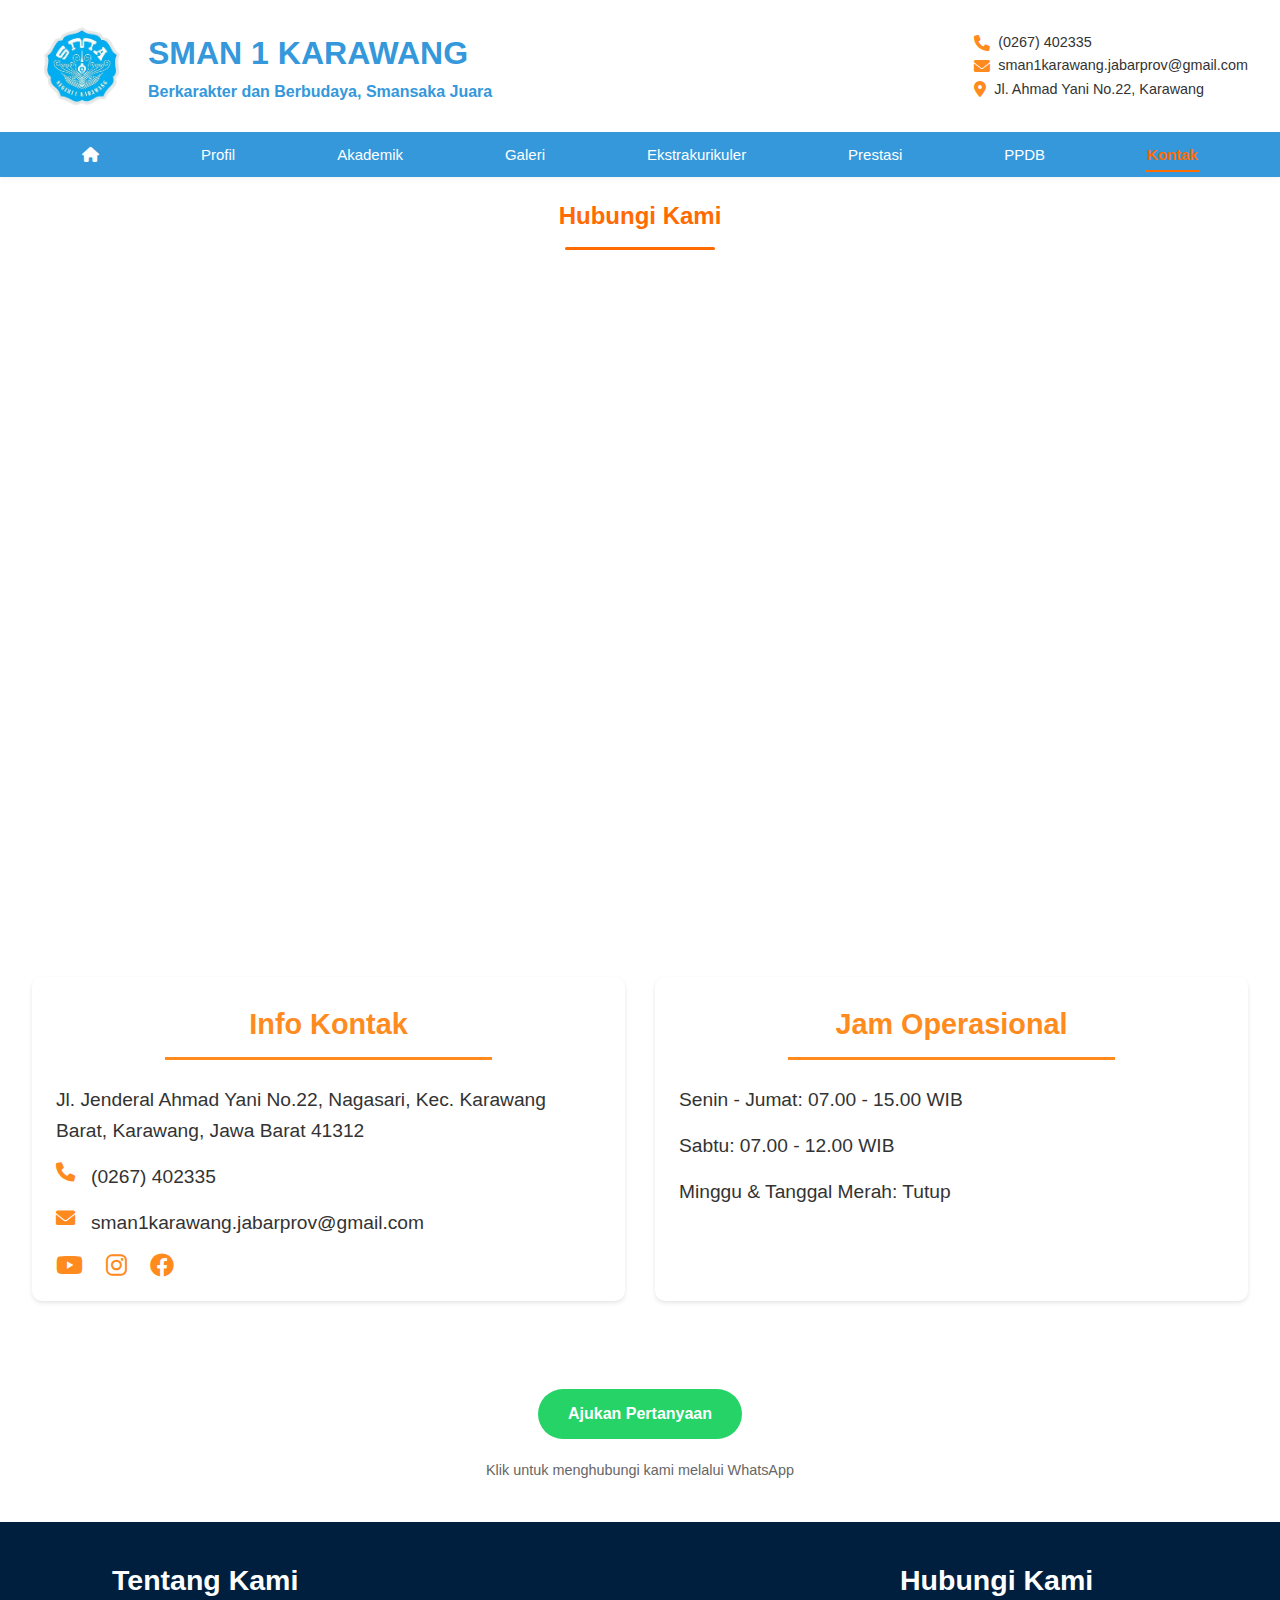
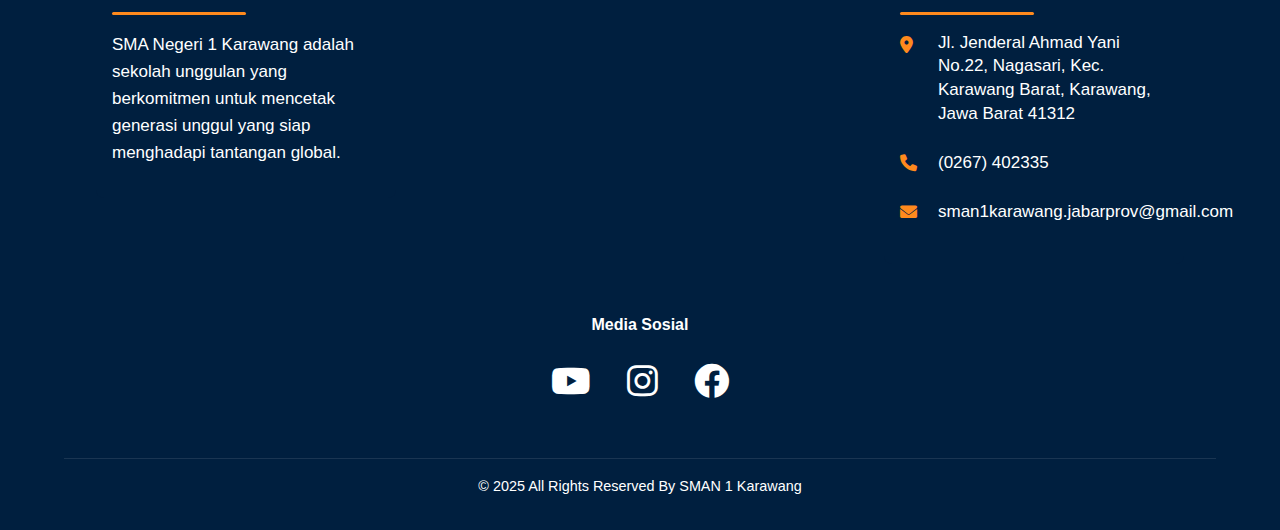
<file: kontak.html>
<!DOCTYPE html>
<html lang="id">
<head>
    <meta charset="UTF-8">
    <meta name="viewport" content="width=device-width, initial-scale=1.0">
    <title>Kontak - SMAN 1 KARAWANG</title>
    <link rel="stylesheet" href="styles.css">
    <link rel="stylesheet" href="style.css">
    <link rel="stylesheet" href="https://cdnjs.cloudflare.com/ajax/libs/font-awesome/6.0.0/css/all.min.css">
    <link rel="stylesheet" href="responsive-mobile.css">
</head>
<body>
    <!-- Header Section -->
    <header>
        <div class="header-top">
            <div class="logo">
                <img src="images/logo.png" alt="SMAN 1 KARAWANG Logo">
                <div class="school-info">
                    <h1>SMAN 1 KARAWANG</h1>
                    <p>Berkarakter dan Berbudaya, Smansaka Juara</p>
                </div>
            </div>
            <!-- In the header section -->
            <div class="contact-info">
                <p><a href="tel:+62267402335"><i class="fas fa-phone"></i> (0267) 402335</a></p>
                <p><a href="mailto:sman1karawang.jabarprov@gmail.com"><i class="fas fa-envelope"></i> sman1karawang.jabarprov@gmail.com</a></p>
                <p><a href="https://maps.app.goo.gl/thugU8amELJunwvm6" target="_blank"><i class="fas fa-map-marker-alt"></i> Jl. Ahmad Yani No.22, Karawang</a></p>
            </div>
        </div>
        <nav>
            <ul>
                <li><a href="index.html"><i class="fas fa-home"></i></a></li>
                <li><a href="profil.html">Profil</a></li>
                <li><a href="akademik.html">Akademik</a></li>
                <li><a href="galeri.html">Galeri</a></li>
                <li><a href="ekstrakurikuler.html">Ekstrakurikuler</a></li>
                <li><a href="prestasi.html">Prestasi</a></li>
                <li><a href="ppdb.html">PPDB</a></li>
                <li><a href="kontak.html"class="active">Kontak</a></li>
            </ul>
        </nav>
    </header>

    <!-- Tambahkan opening main tag -->
    <main class="contact-main">
        <div class="page-header">
            <h2 class="Hubungi-Kami">Hubungi Kami</h2>
        </div>
        
        <div class="contact-container">
            <div class="map-container">
                <iframe 
                    src="https://www.google.com/maps/embed?pb=!1m18!1m12!1m3!1d3965.720967492038!2d107.29911787462821!3d-6.3003483936887825!2m3!1f0!2f0!3f0!3m2!1i1024!2i768!4f13.1!3m3!1m2!1s0x2e69771c5098b05b%3A0xf25cb2e8bf33dc89!2sSMA%20Negeri%201%20Karawang!5e0!3m2!1sen!2sid!4v1743003730129!5m2!1sen!2sid" 
                    style="border:0; width:100%; height:600px;" 
                    allowfullscreen="" 
                    loading="lazy" 
                    referrerpolicy="no-referrer-when-downgrade">
                </iframe>
            </div>
            
            <div class="info-container">
                <div class="info-section">
                    <h3>Info Kontak</h3>
                    <p><a href="https://maps.app.goo.gl/thugU8amELJunwvm6" target="_blank">Jl. Jenderal Ahmad Yani No.22, Nagasari, Kec. Karawang Barat, Karawang, Jawa Barat 41312</a></p>
                    <p><a href="tel:+62267402335"><i class="fas fa-phone"></i> (0267) 402335</a></p>
                    <p><a href="mailto:sman1karawang.jabarprov@gmail.com"><i class="fas fa-envelope"></i> sman1karawang.jabarprov@gmail.com</a></p>
                    <div class="social-links">
                        <a href="https://www.youtube.com/@osissman1karawang998" target="_blank"><i class="fab fa-youtube"></i></a>
                        <a href="https://www.instagram.com/official.smansaka/" target="_blank"><i class="fab fa-instagram"></i></a>
                        <a href="https://web.facebook.com/groups/138407402968057/" target="_blank"><i class="fab fa-facebook"></i></a>
                    </div>
                </div>
        
                <div class="operation-hours">
                    <h3>Jam Operasional</h3>
                    <p>Senin - Jumat: 07.00 - 15.00 WIB</p>
                    <p>Sabtu: 07.00 - 12.00 WIB</p>
                    <p>Minggu & Tanggal Merah: Tutup</p>
                </div>
            </div>
            
            <div class="contact-form">
                <a href="https://wa.me/+6285290149543?text=Halo%20SMAN%201%20Karawang%2C%20saya%20ingin%20bertanya..." target="_blank" class="ask-button">Ajukan Pertanyaan</a>
                <p class="form-note">Klik untuk menghubungi kami melalui WhatsApp</p>
            </div>
        </div>
    </main>

    <!-- Footer with Contact Info -->
    <footer>
        <div class="footer-content">
            <div class="footer-top">
                <div class="about-section footer-section">
                    <h3>Tentang Kami</h3>
                    <p>SMA Negeri 1 Karawang adalah sekolah unggulan yang berkomitmen untuk mencetak generasi unggul yang siap menghadapi tantangan global.</p>
                </div>
    
                <div class="about-section footer-section">
                    <h3>Hubungi Kami</h3> 
                    <p><a href="https://maps.app.goo.gl/thugU8amELJunwvm6" target="_blank"><i class="fas fa-map-marker-alt"></i> Jl. Jenderal Ahmad Yani No.22, Nagasari, Kec. Karawang Barat, Karawang, Jawa Barat 41312</a></p>
                    <p><a href="tel:+62267402335"><i class="fas fa-phone"></i> (0267) 402335</a></p>
                    <p><a href="mailto:sman1karawang.jabarprov@gmail.com"><i class="fas fa-envelope"></i> sman1karawang.jabarprov@gmail.com</a></p>
                </div>
            </div>
            <div class="social-media">
                <h4>Media Sosial</h4>
                <div class="social-icons">
                    <a href="https://www.youtube.com/@osissman1karawang998" target="_blank"><i class="fab fa-youtube"></i></a>
                    <a href="https://www.instagram.com/official.smansaka/" target="_blank"><i class="fab fa-instagram"></i></a>
                    <a href="https://web.facebook.com/groups/138407402968057/" target="_blank"><i class="fab fa-facebook"></i></a>
                </div>
            </div>
        </div>
        <div class="footer-bottom">
            <p>&copy; 2025 All Rights Reserved By SMAN 1 Karawang</p>
        </div>
    </footer>

<script src="script.js"></script>
</body>
</html>
</file>
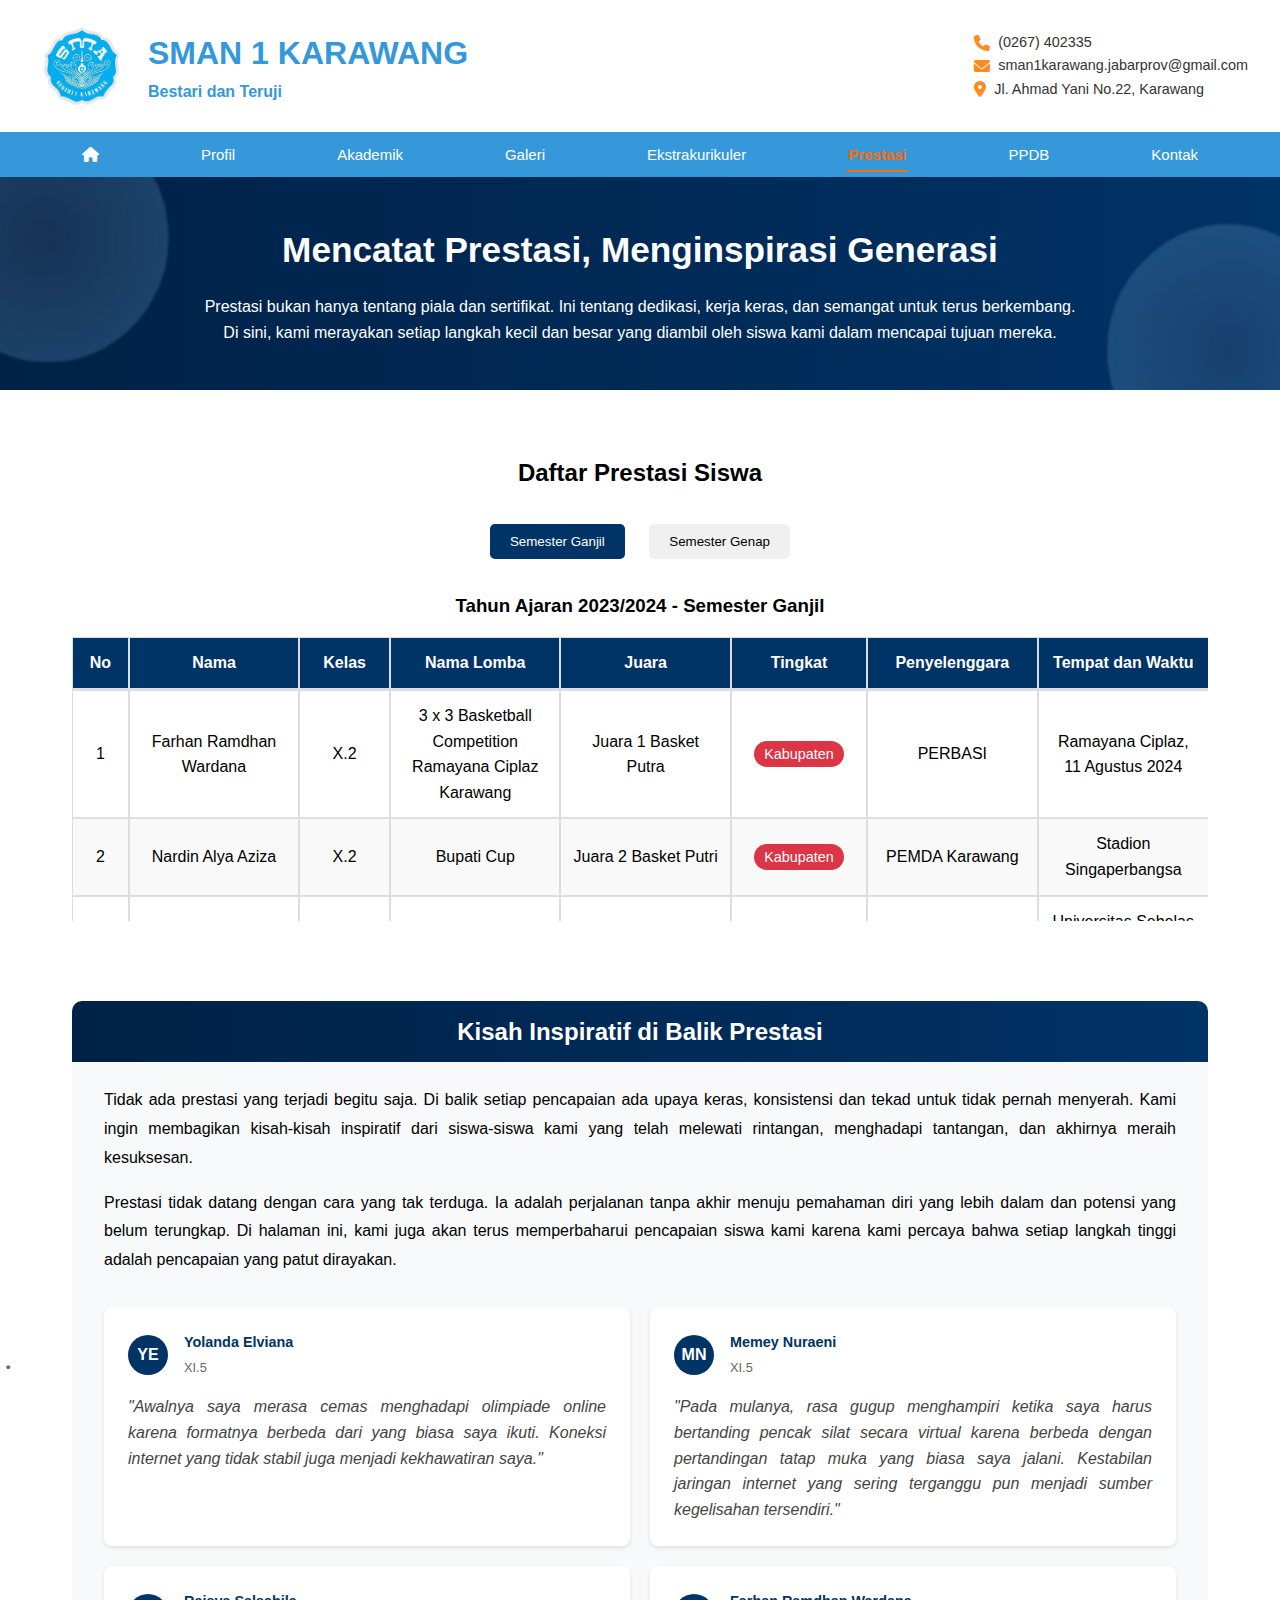
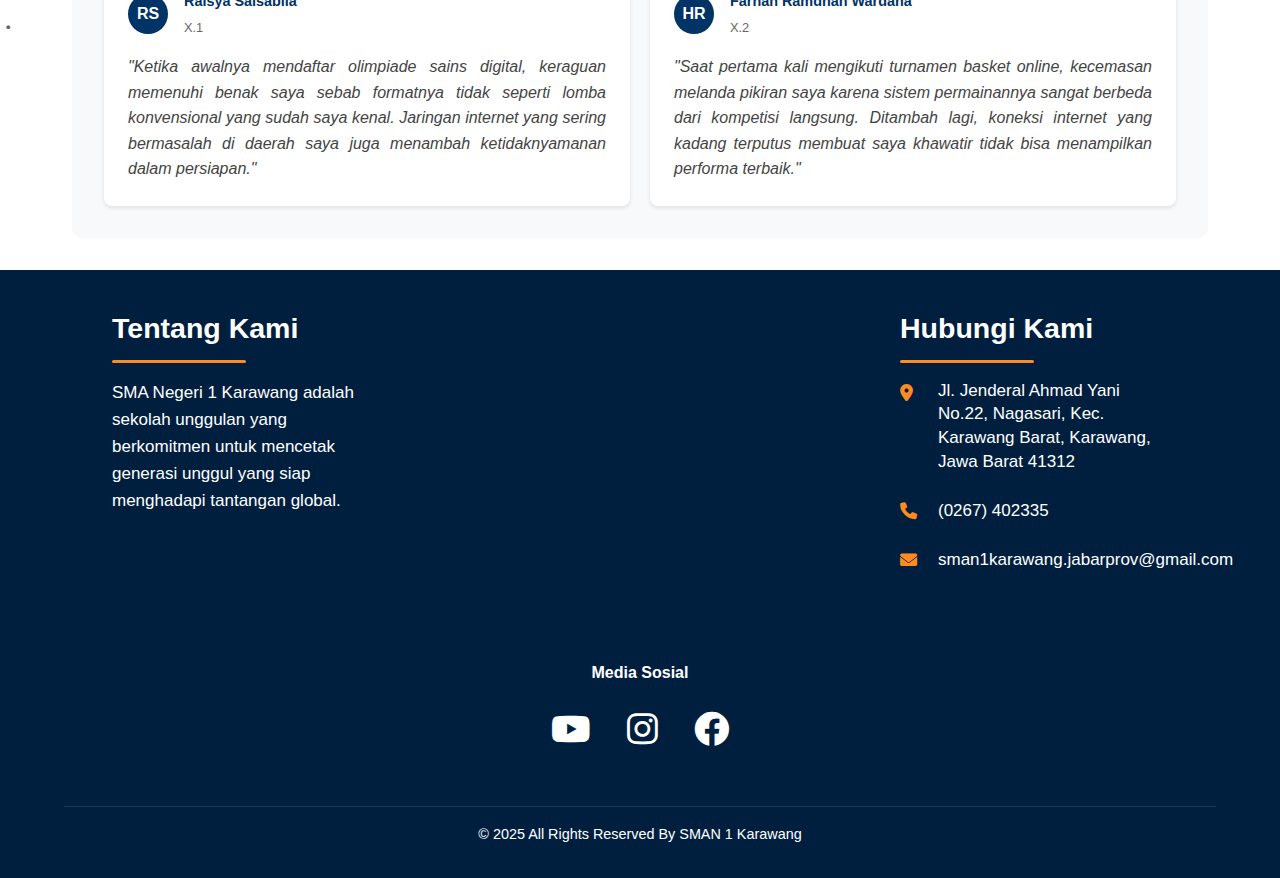
<file: prestasi.html>
<!DOCTYPE html>
<html lang="id">
<head>
    <meta charset="UTF-8">
    <meta name="viewport" content="width=device-width, initial-scale=1.0">
    <title>Prestasi - SMAN 1 KARAWANG</title>
    <link rel="stylesheet" href="styles.css">
    <link rel="stylesheet" href="style.css">
    <link rel="stylesheet" href="prestasi.css">
    <link rel="stylesheet" href="https://cdnjs.cloudflare.com/ajax/libs/font-awesome/6.0.0/css/all.min.css">
    <link rel="stylesheet" href="responsive-mobile.css">
</head>
<body>
    <!-- Header Section -->
    <header>
        <div class="header-top">
            <div class="logo">
                <img src="images/logo.png" alt="SMAN 1 KARAWANG Logo">
                <div class="school-info">
                    <h1>SMAN 1 KARAWANG</h1>
                    <p>Bestari dan Teruji</p>
                </div>
            </div>
            <!-- In the header section -->
            <div class="contact-info">
                <p><a href="tel:+62267402335"><i class="fas fa-phone"></i> (0267) 402335</a></p>
                <p><a href="mailto:sman1karawang.jabarprov@gmail.com"><i class="fas fa-envelope"></i> sman1karawang.jabarprov@gmail.com</a></p>
                <p><a href="https://maps.app.goo.gl/thugU8amELJunwvm6" target="_blank"><i class="fas fa-map-marker-alt"></i> Jl. Ahmad Yani No.22, Karawang</a></p>
            </div>
        </div>
        <nav>
            <ul>
                <li><a href="index.html"><i class="fas fa-home"></i></a></li>
                <li><a href="profil.html">Profil</a></li>
                <li><a href="akademik.html">Akademik</a></li>
                <li><a href="galeri.html">Galeri</a></li>
                <li><a href="ekstrakurikuler.html">Ekstrakurikuler</a></li>
                <li><a href="prestasi.html"class="active">Prestasi</a></li>
                <li><a href="ppdb.html">PPDB</a></li>
                <li><a href="kontak.html">Kontak</a></li>
            </ul>
        </nav>
    </header>

</body>

<div class="prestasi-container">
    <div class="prestasi-header">
        <h1>Mencatat Prestasi, Menginspirasi Generasi</h1>
        <p>Prestasi bukan hanya tentang piala dan sertifikat. Ini tentang dedikasi, kerja keras, dan semangat untuk terus berkembang.</p>
        <p>Di sini, kami merayakan setiap langkah kecil dan besar yang diambil oleh siswa kami dalam mencapai tujuan mereka.</p>
    </div>
    
    <div class="prestasi-content">
        <!-- Pindahkan semua konten setelah header ke sini -->
        <!-- Semester Ganjil -->
        <div class="prestasi-section">
            <h2>Daftar Prestasi Siswa</h2>
            <div class="semester-toggle">
                <button class="semester-btn active" onclick="showSemester('ganjil')">Semester Ganjil</button>
                <button class="semester-btn" onclick="showSemester('genap')">Semester Genap</button>
            </div>
            
            <div id="semester-ganjil" class="semester-content">
                <h3>Tahun Ajaran 2023/2024 - Semester Ganjil</h3>
                <div class="table-wrapper">
                    <table class="prestasi-table">
                        <thead>
                            <tr>
                                <th>No</th>
                                <th>Nama</th>
                                <th>Kelas</th>
                                <th>Nama Lomba</th>
                                <th>Juara</th>
                                <th>Tingkat</th>
                                <th>Penyelenggara</th>
                                <th>Tempat dan Waktu</th>
                            </tr>
                        </thead>
                        <tbody>
                            <tr>
                                <td>1</td>
                                <td>Farhan Ramdhan Wardana</td>
                                <td>X.2</td>
                                <td>3 x 3 Basketball Competition Ramayana Ciplaz Karawang</td>
                                <td>Juara 1 Basket Putra</td>
                                <td><span class="badge kabupaten">Kabupaten</span></td>
                                <td>PERBASI</td>
                                <td>Ramayana Ciplaz, 11 Agustus 2024</td>
                            </tr>
                            <tr>
                                <td>2</td>
                                <td>Nardin Alya Aziza</td>
                                <td>X.2</td>
                                <td>Bupati Cup</td>
                                <td>Juara 2 Basket Putri</td>
                                <td><span class="badge kabupaten">Kabupaten</span></td>
                                <td>PEMDA Karawang</td>
                                <td>Stadion Singaperbangsa</td>
                            </tr>
                            <tr>
                                <td>3</td>
                                <td>CHICILIAWATI</td>
                                <td>X.2</td>
                                <td>Lomba Kreativitas Pelajar (LKP) XV</td>
                                <td>Juara 1 favorit penegak putri</td>
                                <td><span class="badge nasional">Nasional</span></td>
                                <td>Universitas Sebelas April</td>
                                <td>Universitas Sebelas April, 24 November 2024</td>
                            </tr>
                            <tr>
                                <td>4</td>
                                <td>Mita Triana Dasweety</td>
                                <td>X.2</td>
                                <td>Lomba Kreativitas Pelajar (LKP) XV</td>
                                <td>Juara 1 favorit penegak putri</td>
                                <td><span class="badge nasional">Nasional</span></td>
                                <td>Universitas Sebelas April</td>
                                <td>Universitas Sebelas April, 24 November 2024</td>
                            </tr>
                            <tr>
                                <td>5</td>
                                <td>Winny Chairunnisa Setiawan</td>
                                <td>X.2</td>
                                <td>ICA CUP WEST JAVA</td>
                                <td>Juara 3 Basic Routine Panthers Black</td>
                                <td><span class="badge kabupaten">Kabupaten</span></td>
                                <td>Indonesian Cheerleader Association</td>
                                <td>GOR ARCAMANIK, 30 November 2024</td>
                            </tr>
                            <tr>
                                <td>6</td>
                                <td>Jassinta Aulia Nissa</td>
                                <td>X.3</td>
                                <td>Olimpiade Sains Global Youth Action</td>
                                <td>Juara 1 Bidang Matematika</td>
                                <td><span class="badge nasional">Nasional</span></td>
                                <td>Global Youth Action</td>
                                <td>Online, 09 Juli 2024</td>
                            </tr>
                            <tr>
                                <td>7</td>
                                <td>Agnes Mega Marella Siringo-Ringo</td>
                                <td>X.3</td>
                                <td>Bupati Cup</td>
                                <td>JJuara 2 Basket Putri</td>
                                <td><span class="badge kabupaten">Kabupaten</span></td>
                                <td>PEMDA Karawang</td>
                                <td>Stadion Singaperbangsa</td>
                            </tr>
                            <tr>
                                <td>8</td>
                                <td>Jasmine Putri Davina</td>
                                <td>X.3</td>
                                <td>ICA CUP WEST JAVA</td>
                                <td>Juara 3 Basic Routine Panthers Black</td>
                                <td><span class="badge kabupaten">Kabupaten</span></td>
                                <td>Indonesian Cheerleader Association</td>
                                <td>GOR ARCAMANIK, 30 November 2024</td>
                            </tr>
                            <tr>
                                <td>9</td>
                                <td>Raden Arsy Wicaksono</td>
                                <td>X.4</td>
                                <td>3 x 3 Basketball Competition Ramayana Ciplaz Karawang</td>
                                <td>Juara 1 Basket Putra</td>
                                <td><span class="badge kabupaten">Kabupaten</span></td>
                                <td>PERBASI</td>
                                <td>Ramayana Ciplaz, 11 Agustus 2024</td>
                            </tr>
                            <tr>
                                <td>10</td>
                                <td>Afgan Ghazy Al Ghozali</td>
                                <td>X.4</td>
                                <td>Jakarta Nasional Pencak Silat</td>
                                <td>Juara 1 Tanding SMA Putra</td>
                                <td><span class="badge nasional">Nasional</span></td>
                                <td>Kemenpora</td>
                                <td>GOR Ciracas, 14 November 2024</td>
                            </tr>
                            <tr>
                                <td>11</td>
                                <td>Satria Adikusumo Putra Tri Hermawan</td>
                                <td>X.4</td>
                                <td>ICA CUP WEST JAVA</td>
                                <td>Juara 1 Tanding SMA Putra</td>
                                <td><span class="badge nasional">Nasional</span></td>
                                <td>Kemenpora</td>
                                <td>GOR Ciracas, 14 November 2024</td>
                            </tr>
                            <tr>
                                <td>12</td>
                                <td>Dio Rizky Maulana</td>
                                <td>X.4</td>
                                <td>ICA CUP WEST JAVA</td>
                                <td>Juara 1 favorit penegak putra</td>
                                <td><span class="badge nasional">Nasional</span></td>
                                <td>Universitas Sebelas April</td>
                                <td>Universitas Sebelas April, 24 November 2024</td>
                            </tr>
                            <tr>
                                <td>13</td>
                                <td>Bunga Meira Wardani</td>
                                <td>X.4</td>
                                <td>ICA CUP WEST JAVA</td>
                                <td>Juara 3 Basic Routine Panthers Black</td>
                                <td><span class="badge kabupaten">Kabupaten</span></td>
                                <td>Indonesian Cheerleader Association</td>
                                <td>GOR ARCAMANIK, 30 November 2024</td>
                            </tr>
                            <tr>
                                <td>14</td>
                                <td>JANEETA KIREINA YUKI</td>
                                <td>X.5</td>
                                <td>Olimpiade Sains Global Action Youth</td>
                                <td>Medali Perunggu Bidang Sejarah</td>
                                <td><span class="badge nasional">Nasional</span></td>
                                <td>Global Youth Action</td>
                                <td>Online, 09 Juli 2024</td>
                            </tr>
                            <tr>
                                <td>15</td>
                                <td>MARIA PUTRI CAECILLIA</td>
                                <td>X.5</td>
                                <td>Lomba Kreativitas Pelajar (LKP) XV</td>
                                <td>Juara 1 favorit penegak putri</td>
                                <td><span class="badge nasional">Nasional</span></td>
                                <td>Universitas Sebelas April</td>
                                <td>Universitas Sebelas April, 24 November 2024</td>
                            </tr>
                            <tr>
                                <td>16</td>
                                <td>Kayla Angelique Puteri Agung</td>
                                <td>X.5</td>
                                <td>Event lomba puisi batch 4 volume 2</td>
                                <td>Penulis terpilih </td>
                                <td><span class="badge nasional">Nasional</span></td>
                                <td>Detak Pustaka dan Halo Penyair</td>
                                <td>Online, 14 November 2024</td>
                            </tr>
                            <tr>
                                <td>17</td>
                                <td>Meliya Fiyanti</td>
                                <td>X.6</td>
                                <td>AVASSCO 9</td>
                                <td>Juara 1 Basket Putri</td>
                                <td><span class="badge kabupaten">Kabupaten</span></td>
                                <td>Al-Azhar Summarecon Bekasi</td>
                                <td>Al-Azhar Summarecon, 15 Oktober 2024</td>
                            </tr> 
                            <tr>
                                <td>18</td>
                                <td>Aldan Reezcky Aluna</td>
                                <td>X.6</td>
                                <td>Lomba Kreativitas Pelajar (LKP) XV</td>
                                <td>Juara 1 favorit penegak putra</td>
                                <td><span class="badge nasional">Nasional</span></td>
                                <td>Universitas Sebelas April</td>
                                <td>Universitas Sebelas April, 24 November 2024</td>
                            </tr>     
                            <tr>
                                <td>19</td>
                                <td>Bunga Meilani Putri</td>
                                <td>X.7</td>
                                <td>Lomba Kreativitas Pelajar (LKP) XV</td>
                                <td>Juara 1 favorit penegak putri</td>
                                <td><span class="badge nasional">Nasional</span></td>
                                <td>Universitas Sebelas April</td>
                                <td>Universitas Sebelas April, 24 November 2024</td>
                            </tr>
                            <tr>
                                <td>20</td>
                                <td>Callysta Liya Zafira Utomo</td>
                                <td>X.7</td>
                                <td>ICA CUP WEST JAVA</td>
                                <td>Juara 3 Basic Routine Panthers Black</td>
                                <td><span class="badge kabupaten">Kabupaten</span></td>
                                <td>Indonesian Cheerleader Association</td>
                                <td>GOR ARCAMANIK, 30 November 2024</td>
                            <tr>
                                <td>21</td>
                                <td>Hana Rosita</td>
                                <td>X.8</td>
                                <td>ICA CUP WEST JAVA</td>
                                <td>Juara 3 Basic Routine Panthers Black</td>
                                <td><span class="badge kabupaten">Kabupaten</span></td>
                                <td>Indonesian Cheerleader Association</td>
                                <td>GOR ARCAMANIK, 30 November 2024</td>
                            </tr>
                            <tr>
                                <td>22</td>
                                <td>Raisya Nurjannatul Alia</td>
                                <td>X.9</td>
                                <td>Indonesia Science Championship</td>
                                <td>Medali Perak</td>
                                <td><span class="badge nasional">Nasional</span></td>
                                <td>NSSC</td>
                                <td>Online, 29 September 2024</td>
                            </tr>
                            <tr>
                                <td>23</td>
                                <td>Rifki Fairuz Khairullah</td>
                                <td>X.9</td>
                                <td>3 x 3 Basketball Competition Ramayana Ciplaz Karawang</td>
                                <td>Juara 1 Basket Putra</td>
                                <td><span class="badge kabupaten">Kabupaten</span></td>
                                <td>PERBASI</td>
                                <td>Ramayana Ciplaz, 11 Agustus 2024</td>
                            </tr>
                            <tr>
                                <td>24</td>
                                <td>Muhammad galih angwyn Riyanto</td>
                                <td>X.9</td>
                                <td>Jakarta Nasional Pencak Silat</td>
                                <td>Juara 1 Kategori Tanding SMA Putra</td>
                                <td><span class="badge nasional">Nasional</span></td>
                                <td>Kemenpora</td>
                                <td>GOR Ciracas, 14 November 2024</td>
                            </tr>
                            <tr>
                                <td>25</td>
                                <td>ALVIDA TRI FADILAH</td>
                                <td>X.9</td>
                                <td>Jakarta Nasional Pencak Silat</td>
                                <td>Juara 2 Kategori Tanding SMA Putri</td>
                                <td><span class="badge nasional">Nasional</span></td>
                                <td>Kemenpora</td>
                                <td>GOR Ciracas, 14 November 2024</td>
                            </tr>
                            <tr>
                                <td>26</td>
                                <td>Malika Auliani Mumtaz</td>
                                <td>X.9</td>
                                <td>Jakarta Nasional Pencak Silat</td>
                                <td>Juara 1 Medali Emas</td>
                                <td><span class="badge nasional">Nasional</span></td>
                                <td>Kemenpora</td>
                                <td>GOR Ciracas, 14 November 2024</td>
                            </tr>
                            <tr>
                                <td>27</td>
                                <td>MUSYAFA ANUGRAH SYAH</td>
                                <td>X.9</td>
                                <td>Piala MENPORA</td>
                                <td>Juara 3 3x3 basketball</td>
                                <td><span class="badge provinsi">Provinsi</span></td>
                                <td>Kemenpora</td>
                                <td>Bandung, 27 Juli 2024</td>
                            </tr>
                            <tr>
                                <td>28</td>
                                <td>Chaerul Rizky Amri</td>
                                <td>X.9</td>
                                <td>Lomba Kreativitas Pelajar (LKP) XV</td>
                                <td>Juara 1 favorit penegak putra</td>
                                <td><span class="badge nasional">Nasional</span></td>
                                <td>Universitas Sebelas April</td>
                                <td>Universitas Sebelas April, 24 November 2024</td>
                            </tr>
                            <tr>
                                <td>29</td>
                                <td>NADIVA LAILA PUTRI</td>
                                <td>X.9</td>
                                <td>IPB NATIONAL KARATE CLUB</td>
                                <td>Juara 3 Kategori - 47</td>
                                <td><span class="badge provinsi">Provinsi</span></td>
                                <td>IPB</td>
                                <td>Kampus IPB Bogor</td>
                            </tr>
                            <tr>
                                <td>30</td>
                                <td>Talitha Rizqya Nurfalah</td>
                                <td>X.9</td>
                                <td>ICA CUP WEST JAVA</td>
                                <td>Juara 3 Basic Routine Panthers Black</td>
                                <td><span class="badge kabupaten">Kabupaten</span></td>
                                <td>Indonesian Cheerleader Association</td>
                                <td>GOR ARCAMANIK, 30 November 2024</td>
                            </tr>
                            <tr>
                                <td>31</td>
                                <td>Deliana Malika Andini</td>
                                <td>X.9</td>
                                <td>ICA CUP WEST JAVA</td>
                                <td>Juara 3 Basic Routine Panthers Black</td>
                                <td><span class="badge kabupaten">Kabupaten</span></td>
                                <td>Indonesian Cheerleader Association</td>
                                <td>GOR ARCAMANIK, 30 November 2024</td>
                            </tr>
                            <tr>
                                <td>32</td>
                                <td>Luhung Hartawan</td>
                                <td>X.10</td>
                                <td>Jakarta Nasional Pencak Silat</td>
                                <td>Juara 2 Kategori Tanding SMA Putra</td>
                                <td><span class="badge nasional">Nasional</span></td>
                                <td>Kemenpora</td>
                                <td>GOR Ciracas, 14 November 2024</td>
                            </tr>  
                            <tr>
                                <td>33</td>
                                <td>DIAN HANDAYANI KOTO</td>
                                <td>X.10</td>
                                <td>ICA CUP WEST JAVA</td>
                                <td>Juara 3 Basic Routine Panthers Black</td>
                                <td><span class="badge kabupaten">Kabupaten</span></td>
                                <td>Indonesian Cheerleader Association</td>
                                <td>GOR ARCAMANIK, 30 November 2024</td>
                            </tr>
                            <tr>
                                <td>34</td>
                                <td>AIS SYAFIRATUZ ZAHRAH</td>
                                <td>XI.1</td>
                                <td>Pekan Riset dan Inovasi Daerah (Perioda)</td>
                                <td>Juara 2 Kompetisi Riset</td>
                                <td><span class="badge kabupaten">Kabupaten</span></td>
                                <td>Litbang BAPPEDA Karawang dan LPPM UBP</td>
                                <td>Kantor BAPPEDA Pemda Karawang, 29 Juli 2024</td>
                            </tr>
                            <tr>
                                <td>35</td>
                                <td>Raisa Azalia Ramadhani</td>
                                <td>XI.1</td>
                                <td>ICA CUP WEST JAVA</td>
                                <td>Juara 3 Basic Routine Panthers Black</td>
                                <td><span class="badge kabupaten">Kabupaten</span></td>
                                <td>Indonesian Cheerleader Association</td>
                                <td>GOR ARCAMANIK, 30 November 2024</td>
                            </tr>
                            <tr>
                                <td>36</td>
                                <td>Khallila Alfiyah Bilbina</td>
                                <td>XI.1</td>
                                <td>ICA CUP WEST JAVA</td>
                                <td>Juara 3 Basic Routine Panthers Black</td>
                                <td><span class="badge kabupaten">Kabupaten</span></td>
                                <td>Indonesian Cheerleader Association</td>
                                <td>GOR ARCAMANIK, 30 November 2024</td>
                            </tr>
                            <tr>
                                <td>37</td>
                                <td>amira lubna salwa alawiyah</td>
                                <td>XI.1</td>
                                <td>ICA CUP WEST JAVA</td>
                                <td>Juara 3 Basic Routine Panthers Black</td>
                                <td><span class="badge kabupaten">Kabupaten</span></td>
                                <td>Indonesian Cheerleader Association</td>
                                <td>GOR ARCAMANIK, 30 November 2024</td>
                            </tr>
                            <tr>
                                <td>38</td>
                                <td>Bintang Talisha Somantri</td>
                                <td>XI.1</td>
                                <td>ICA CUP WEST JAVA</td>
                                <td>Juara 3 Basic Routine Panthers Black</td>
                                <td><span class="badge kabupaten">Kabupaten</span></td>
                                <td>Indonesian Cheerleader Association</td>
                                <td>GOR ARCAMANIK, 30 November 2024</td>
                            </tr>
                            <tr>
                                <td>39</td>
                                <td>Raisya Maulida Rahmi</td>
                                <td>XI.2</td>
                                <td>AVASSCO 9</td>
                                <td>Juara 1 Basket Putri</td>
                                <td><span class="badge provinsi">Provinsi</span></td>
                                <td>Al-Azhar Summarecon Bekasi</td>
                                <td>Al-Azhar Summarecon, 15 Oktober 2024</td>
                            </tr>                           
                            <tr>
                                <td>40</td>
                                <td>Salsabilla Science Saqeena</td>
                                <td>XI.2</td>
                                <td>AVASSCO 9</td>
                                <td>Juara 1 Basket Putri</td>
                                <td><span class="badge provinsi">Provinsi</span></td>
                                <td>Al-Azhar Summarecon Bekasi</td>
                                <td>Al-Azhar Summarecon, 15 Oktober 2024</td>
                            </tr>
                            <tr>
                                <td>41</td>
                                <td>NURAINI AGUSTINA</td>
                                <td>XI.3</td>
                                <td>Pekan Riset dan Inovasi Daerah (Perioda)</td>
                                <td>Juara 2 Kompetisi Riset</td>
                                <td><span class="badge kabupaten">Kabupaten</span></td>
                                <td>Litbang BAPPEDA Karawang dan LPPM UBP</td>
                                <td>Kantor BAPPEDA Pemda Karawang, 29 Juli 2024</td>
                            </tr>
                            <tr>
                                <td>42</td>
                                <td>Ahsan Syafiq Ilham</td>
                                <td>XI.3</td>
                                <td>Lomba Kreativitas Pelajar (LKP) XV</td>
                                <td>Juara 1 favorit penegak putra</td>
                                <td><span class="badge nasional">Nasional</span></td>
                                <td>Universitas Sebelas April</td>
                                <td>Universitas Sebelas April, 24 November 2024</td>
                            </tr>
                            <tr>
                                <td>43</td>
                                <td>Athena Nakeisha</td>
                                <td>XI.3</td>
                                <td>Olimpiade Akademik Prestasi Siswa Nusantara 1.1</td>
                                <td>Honorable Mention Bahasa Inggris</td>
                                <td><span class="badge nasional">Nasional</span></td>
                                <td>PT Kompetisi Nasional Prestasi Nusantara</td>
                                <td>Online, 09 Agustus 2024</td>
                            </tr>
                            <tr>
                                <td>44</td>
                                <td>PRINCES CHANELA V. SIBATUARA</td>
                                <td>XI.3</td>
                                <td>Pekan Riset dan Inovasi Daerah (Perioda)</td>
                                <td>Juara 2 Kompetisi Riset</td>
                                <td><span class="badge kabupaten">Kabupaten</span></td>
                                <td>Litbang BAPPEDA Karawang dan LPPM UBP</td>
                                <td>Kantor BAPPEDA Pemda Karawang, 29 Juli 2024</td>
                            </tr>
                            <tr>
                                <td>45</td>
                                <td>Fakhri Rizal Azkaris</td>
                                <td>XI.3</td>
                                <td>Lomba Kreativitas Pelajar (LKP) XV</td>
                                <td>Juara 1 favorit penegak putra</td>
                                <td><span class="badge nasional">Nasional</span></td>
                                <td>Universitas Sebelas April</td>
                                <td>Universitas Sebelas April, 24 November 2024</td>
                            </tr>
                            <tr>
                                <td>46</td>
                                <td>Venessa Yulia</td>
                                <td>XI.3</td>
                                <td>Lomba Kreativitas Pelajar (LKP)</td>
                                <td>Juara 1 favorit penegak putri</td>
                                <td><span class="badge nasional">Nasional</span></td>
                                <td>Universitas Sebelas April</td>
                                <td>Universitas Sebelas April, 24 November 2024</td>
                            </tr>
                            <tr>
                                <td>47</td>
                                <td>MUHAMMAD NAJMI ALKAYYIS</td>
                                <td>XI.4</td>
                                <td>Pekan Riset dan Inovasi Daerah (Perioda)</td>
                                <td>Juara 2 Kompetisi Riset</td>
                                <td><span class="badge kabupaten">Kabupaten</span></td>
                                <td>Litbang BAPPEDA Karawang dan LPPM UBP</td>
                                <td>Kantor BAPPEDA Pemda Karawang, 29 Juli 2024</td>
                            </tr>
                            <tr>
                                <td>48</td>
                                <td>Helena Sandra Budi Putri</td>
                                <td>XI.4</td>
                                <td>AVASSCO 9</td>
                                <td>Juara 1 Basket Putri</td>
                                <td><span class="badge kabupaten">Kabupaten</span></td>
                                <td>Al-Azhar Summarecon Bekasi</td>
                                <td>Al-Azhar Summarecon, 15 Oktober 2024</td>
                            </tr>
                            <tr>
                                <td>49</td>
                                <td>Naila Syifa Wulandari</td>
                                <td>XI.4</td>
                                <td>Paskibraka Jawa Barat 2024</td>
                                <td>Perwakilan putri kab. karawang</td>
                                <td><span class="badge provinsi">Provinsi</span></td>
                                <td>Bakesbangpol provinsi Jawa Barat</td>
                                <td>lapangan Gasibu kota bandung, 15 Oktober 2024</td>
                            </tr>
                            <tr>
                                <td>50</td>
                                <td>Naira Putri Emeraldine Trihatmoko</td>
                                <td>XI.5</td>
                                <td>3 x 3 Basketball Competition Ramayana Ciplaz Karawang</td>
                                <td>Juara 3 Basket Putri</td>
                                <td><span class="badge kabupaten">Kabupaten</span></td>
                                <td>PERBASI</td>
                                <td>Ramayana Ciplaz</td>
                            </tr>
                            <tr>
                                <td>51</td>
                                <td>Memey Nuraeni</td>
                                <td>XI.5</td>
                                <td>Open Turnamen Pencak Silat Panglima TNI 2024</td>
                                <td>Juara 3 Kelas E Putri Tingkat Remaja</td>
                                <td><span class="badge nasional">Nasional</span></td>
                                <td>Satuan TNI Jakarta</td>
                                <td>Padepokan Pencak Silat, 24 Oktober 2024</td>
                            </tr>
                            <tr>
                                <td>52</td>
                                <td>Dwi Emiliana Zarkasih</td>
                                <td>XI.6</td>
                                <td>AVASSCO 9</td>
                                <td>Juara 1 Basket Putri</td>
                                <td><span class="badge kabupaten">Kabupaten</span></td>
                                <td>Al-Azhar Summarecon Bekasi</td>
                                <td>Al-Azhar Summarecon, 15 Oktober 2024</td>
                            </tr>
                            <tr>
                                <td>53</td>
                                <td>Marsya Risvi maulidya</td>
                                <td>XI.6</td>
                                <td>AVASSCO 9</td>
                                <td>Juara 1 Basket Putri</td>
                                <td><span class="badge kabupaten">Kabupaten</span></td>
                                <td>Al-Azhar Summarecon Bekasi</td>
                                <td>Al-Azhar Summarecon, 15 Oktober 2024</td>
                            </tr>
                            <tr>
                                <td>54</td>
                                <td>MUHAMMAD MAHARDIKA ARKAN</td>
                                <td>XI.7</td>
                                <td>Lomba Pidato Peringatan Hari Anti Korupsi Sedunia</td>
                                <td>Juara 2</td>
                                <td><span class="badge kabupaten">Kabupaten</span></td>
                                <td>Kejaksaan negeri Karawang</td>
                                <td>Kejaksaan negeri Karawang, 12 September 2024</td>
                            </tr>
                            <tr>
                                <td>55</td>
                                <td>Giska Aurelli Putri</td>
                                <td>XI.8</td>
                                <td>AVASSCO 9</td>
                                <td>Juara 1 Basket Putri</td>
                                <td><span class="badge kabupaten">Kabupaten</span></td>
                                <td>Al-Azhar Summarecon Bekasi</td>
                                <td>Al-Azhar Summarecon, 15 Oktober 2024</td>
                            </tr>
                            <tr>
                                <td>56</td>
                                <td>Narafatur Wizhard Koto Prayitno</td>
                                <td>XI.9</td>
                                <td>Lomba Kreativitas Pelajar (LKP) XV</td>
                                <td>Juara 1 favorit penegak putra</td>
                                <td><span class="badge provinsi">Nasional</span></td>
                                <td>Universitas Sebelas April</td>
                                <td>Universitas Sebelas April, 24 November 2024</td>
                            </tr>
                            <tr>
                                <td>57</td>
                                <td>Aurellia Marcha Alifah</td>
                                <td>XI.9</td>
                                <td>ICA CUP WEST JAVA</td>
                                <td>Juara 3 Basic Routine Panthers Black</td>
                                <td><span class="badge kabupaten">Kabupaten</span></td>
                                <td>Indonesian Cheerleader Association</td>
                                <td>GOR ARCAMANIK, 30 November 2024</td>
                            </tr>
                            <tr>
                                <td>58</td>
                                <td>melani vanya aurellia</td>
                                <td>XI.9</td>
                                <td>ICA CUP WEST JAVA</td>
                                <td>Juara 3 Basic Routine Panthers Black</td>
                                <td><span class="badge kabupaten">Kabupaten</span></td>
                                <td>Indonesian Cheerleader Association</td>
                                <td>GOR ARCAMANIK, 30 November 2024</td>
                            </tr>
                            <tr>
                                <td>59</td>
                                <td>Ratu naura salsabila</td>
                                <td>XI.9</td>
                                <td>ICA CUP WEST JAVA</td>
                                <td>Juara 3 Basic Routine Panthers Black</td>
                                <td><span class="badge kabupaten">Kabupaten</span></td>
                                <td>Indonesian Cheerleader Association</td>
                                <td>GOR ARCAMANIK, 30 November 2024</td>
                            </tr>
                            <tr>
                                <td>60</td>
                                <td>Giesha As Syifa Aurelia Pohan</td>
                                <td>XI.9</td>
                                <td>ICA CUP WEST JAVA</td>
                                <td>Juara 3 Basic Routine Panthers Black</td>
                                <td><span class="badge kabupaten">Kabupaten</span></td>
                                <td>Indonesian Cheerleader Association</td>
                                <td>GOR ARCAMANIK, 30 November 2024</td>
                            </tr>


                        </tbody>
                    </table>
                </div>
            </div>
    
            <!-- Semester Genap -->
            <div id="semester-genap" class="semester-content" style="display: none;">
                <h3>Tahun Ajaran 2023/2024 - Semester Genap</h3>
                <div class="table-wrapper">
                    <table class="prestasi-table">
                        <thead>
                            <tr>
                                <th>No</th>
                                <th>Nama</th>
                                <th>Kelas</th>
                                <th>Nama Lomba</th>
                                <th>Juara</th>
                                <th>Tingkat</th> <!--ganti badge nya juga ya!-->
                                <th>Penyelenggara</th>
                                <th>Tempat dan Waktu</th>
                            </tr>
                        </thead>
                        <tbody>
                            <tr>
                                <td>1</td>
                                <td>RAISYA SALSABILA</td>
                                <td>X.1</td>
                                <td>Olimpiade Sains</td>
                                <td>Juara 1 Favorit Putri</td>
                                <td><span class="badge kabupaten">Kabupaten</span></td>
                                <td>FSM</td>
                                <td>Universitas Sebelas April, 24 November 2024</td>
                            </tr>
                            <tr>
                                <td>2</td>
                                <td>Mohammad Raja Siddiq</td>
                                <td>X.1</td>
                                <td>Lomba Kreativitas Pelajar (LKP) XV</td>
                                <td>Juara 1 favorit penegak putra</td>
                                <td><span class="badge nasional">Nasional</span></td> 
                                <td>Universitas Sebelas April</td>
                                <td>Universitas Sebelas April, 24 November 2024</td>
                            </tr>
                            <tr>
                                <td>3</td>
                                <td>DINDA AULIA RAHMAH</td>
                                <td>X.1</td>
                                <td>ICA CUP WEST JAVA</td>
                                <td>Juara 3 Basic Routine Panthers Black</td>
                                <td><span class="badge kabupaten">Kabupaten</span></td>
                                <td>Indonesian Cheerleader Association</td>
                                <td>GOR ARCAMANIK, 30 November 2024</td>
                            </tr>
                            <tr>
                                <td>4</td>
                                <td>KHALISA AZKANIA HERMAWAN</td>
                                <td>X.1</td>
                                <td>ICA CUP WEST JAVA</td>
                                <td>Juara 3 Basic Routine Panthers Black</td>
                                <td><span class="badge kabupaten">Kabupaten</span></td>
                                <td>Indonesian Cheerleader Association</td>
                                <td>GOR ARCAMANIK, 30 November 2024</td>
                            </tr>
                            <tr>
                                <td>5</td>
                                <td>Qayla Diamantha Putri Sunarya</td>
                                <td>X.1</td>
                                <td>ICA CUP WEST JAVA</td>
                                <td>Juara 3 Basic Routine Panthers Black</td>
                                <td><span class="badge kabupaten">Kabupaten</span></td>
                                <td>Indonesian Cheerleader Association</td>
                                <td>GOR ARCAMANIK, 30 November 2024</td>
                            </tr>
                            <tr>
                                <td>6</td>
                                <td>Lamisha Haura Sakhi</td>
                                <td>X.2</td>
                                <td>Bulan Bahasa UNSIKA</td>
                                <td>Juara 1 Lomba Baca Puisi</td>
                                <td><span class="badge kabupaten">Kabupaten</span></td>
                                <td>Indonesian Cheerleader Association</td>
                                <td>GOR ARCAMANIK</td>
                            </tr>
                            <!-- x.4-->
                            <tr>
                                <td>7</td>
                                <td>Gladies Priscilla Febelin Risnauli</td>
                                <td>X.4</td>
                                <td>Bupati Cup</td>
                                <td>Juara 2 Basket Putri</td>
                                <td><span class="badge kabupaten">Kabupaten</span></td>
                                <td>PEMDA Karawang</td>
                                <td>Stadion Singaperbangsa</td>
                            </tr>
                            <tr>
                                <td>8</td>
                                <td>muhammad arsyadani hafidz</td>
                                <td>X.4</td>
                                <td>The Best Futsal Competition Region Karawang</td>
                                <td>Juara 1</td>
                                <td><span class="badge kabupaten">Kabupaten</span></td>
                                <td>SEO</td>
                                <td>GaneshArena Futsal Karawang</td>
                            </tr>
                            <!--X.5-->
                            <tr>
                                <td>9</td>
                                <td>Marisa Rana Kamila</td>
                                <td>X.5</td>
                                <td>kejuaraan renang Tengkorak Cup 1 2024</td>
                                <td>Medali Emas 50 m Gaya Bebas</td>
                                <td><span class="badge kabupaten">Kabupaten</span></td>
                                <td>Yonif 305/Tengkorak</td>
                                <td>Kolam Renang M. Nuhi Lubis, 30 November 2024</td>
                            </tr>
                            <tr>
                                <td>10</td>
                                <td>Aida kamila wijoyo</td>
                                <td>X.5</td>
                                <td>Bupati Cup</td>
                                <td>Juara 2 Basket Putri</td>
                                <td><span class="badge kabupaten">Kabupaten</span></td>
                                <td>PEMDA Karawang</td>
                                <td>Stadion Singaperbangsa</td>
                            </tr>
                            <tr>
                                <td>11</td>
                                <td>rafie fajar firdaus</td>
                                <td>X.5</td>
                                <td>The Best Futsal Competition Region Karawang</td>
                                <td>Juara 1</td>
                                <td><span class="badge kabupaten">Kabupaten</span></td>
                                <td>SEO</td>
                                <td>GaneshArena Futsal Karawang, 30 November 2024</td>
                            </tr>
                            <!--X.6-->
                            <tr>
                                <td>12</td>
                                <td>Alvin Naufal Chandra</td>
                                <td>X.6</td>
                                <td>Jakarta Nasional Pencak Silat</td>
                                <td>Juara 2 Tanding SMA Putra</td>
                                <td><span class="badge nasional">Nasional</span></td>
                                <td>Kemenpora</td>
                                <td>GOR Ciracas, 19 Oktober 2024</td>
                            </tr>
                            <!--X.7-->
                            <tr>
                                <td>13</td>
                                <td>Farraas Nabhan Tsaqif Tsabitah</td>
                                <td>X.7</td>
                                <td>Bupati Cup</td>
                                <td>Juara 3 Badminton Putri</td>
                                <td><span class="badge kabupaten">Kabupaten</span></td>
                                <td>PEMDA Karawang</td>
                                <td>Stadion Singaperbangsa</td>
                            </tr>
                            <tr>
                                <td>14</td>
                                <td>muhammad rizqy alhaqy</td>
                                <td>X.7</td>
                                <td>The Best Futsal Competition Region Karawang</td>
                                <td>Juara 1</td>
                                <td><span class="badge kabupaten">Kabupaten</span></td>
                                <td>SEO</td>
                                <td>GaneshArena Futsal Karawang</td>
                            </tr>      
                            </tr>
                            <!--X.8-->
                            <tr>
                                <td>15</td>
                                <td>Sekar Arum Putri Khoirunnisa</td>
                                <td>X.8</td>
                                <td>Glory Us</td>
                                <td>Juara 1 Perawatan Keluarga</td>
                                <td><span class="badge provinsi">Provinsi</span></td>
                                <td>SMPN 1 Cikarang Utara</td>
                                <td>SMPN 1 Cikarang Utara, 10 Mei 2024</td>
                            </tr>
                            <tr>
                                <td>16</td>
                                <td>Rahima Nandya Parahita</td>
                                <td>X.8</td>
                                <td>West Java Youth Camp HAKORDIA 2024</td>
                                <td>Duta Integritas Jawa Barat 2024</td>
                                <td><span class="badge provinsi">Provinsi</span></td>
                                <td>Kemenkumham</td>
                                <td>Sari Ater, Subang</td>
                            </tr>   
                            <tr>
                                <td>17</td>
                                <td>Kiera Aquinie Marsamila Berliani</td>
                                <td>X.8</td>
                                <td>West Java Youth Camp HAKORDIA 2024</td>
                                <td>Duta Integritas Jawa Barat 2024</td>
                                <td><span class="badge provinsi">Provinsi</span></td>
                                <td>Kemenkumham</td>
                                <td>Sari Ater, Subang</td>
                            </tr>   
                            <!--X.9-->
                            <tr>
                                <td>18</td>
                                <td>AMIRAH DWI KAYYISAH</td>
                                <td>X.9</td>
                                <td>Kejuaraan Taekwondo Piala Menpora</td>
                                <td>Medali Perak Kejuaraan Taekwondo</td>
                                <td><span class="badge nasional">Nasional</span></td>
                                <td>Kemenpora</td>
                                <td>GOR Ciracas, Jakarta, 10 Mei 2024</td>
                            </tr>
                            <!--X.10-->
                            <tr>
                                <td>19</td>
                                <td>fauzi ma'ruf al apandi</td>
                                <td>X.10</td>
                                <td>The Best Futsal Competition Region Karawang</td>
                                <td>Juara 1</td>
                                <td><span class="badge kabupaten">Kabupaten</span></td>
                                <td>SEO</td>
                                <td>GaneshArena Futsal Karawang</td>
                            </tr>  
                            <tr>
                                <td>20</td>
                                <td>Innesa Liya Zafirah</td>
                                <td>X.10</td>
                                <td>Glory Us</td>
                                <td>Juara 1 Perawatan Keluarga</td>
                                <td><span class="badge provinsi">Provinsi</span></td>
                                <td>SMPN 1 Cikarang Utara</td>
                                <td>SMPN 1 Cikarang Utara, 10 Mei 2024</td>
                            </tr>     
                            <!--XI.1-->                     
                            <tr>
                                <td>21</td>
                                <td>Zianka Ardhya Syafiqa</td>
                                <td>XI.1</td>
                                <td>Glory Us</td>
                                <td>Juara 1 Perawatan Keluarga</td>
                                <td><span class="badge provinsi">Provinsi</span></td>
                                <td>SMPN 1 Cikarang Utara</td>
                                <td>SMPN 1 Cikarang Utara, 10 Mei 2024</td>
                            </tr>
                            <!--XI.3-->                     
                            <tr>
                                <td>22</td>
                                <td>attariq haidar zaqib</td>
                                <td>XI.3</td>
                                <td>The Best Futsal Competition Region Karawang</td>
                                <td>Juara 1</td>
                                <td><span class="badge kabupaten">Kabupaten</span></td>
                                <td>SEO</td>
                                <td>GaneshArena Futsal Karawang</td>
                            </tr>
                            <tr>
                                <td>23</td>
                                <td>farel suari achmad al hapidz</td>
                                <td>XI.3</td>
                                <td>The Best Futsal Competition Region Karawang</td>
                                <td>Juara 1</td>
                                <td><span class="badge kabupaten">Kabupaten</span></td>
                                <td>SEO</td>
                                <td>GaneshArena Futsal Karawang</td>
                            </tr>
                            <tr>
                                <td>24</td>
                                <td>Cecile Elena</td>
                                <td>XI.3</td>
                                <td>Glory Us</td>
                                <td>Juara 1 Perawatan Keluarga</td>
                                <td><span class="badge provinsi">Provinsi</span></td>
                                <td>SMPN 1 Cikarang Utara</td>
                                <td>SMPN 1 Cikarang Utara, 10 Mei 2024</td>
                            </tr>
                            <tr>
                                <td>25</td>
                                <td>Hafni Maulida</td>
                                <td>XI.3</td>
                                <td>Glory Us</td>
                                <td>Juara 1 Perawatan Keluarga</td>
                                <td><span class="badge provinsi">Provinsi</span></td>
                                <td>SMPN 1 Cikarang Utara</td>
                                <td>SMPN 1 Cikarang Utara, 10 Mei 2024</td>
                            </tr>
                            <!--XI.4-->
                            <tr>
                                <td>26</td>
                                <td>muhammad dzaki rofi</td>
                                <td>XI.4</td>
                                <td>The Best Futsal Competition Region Karawang</td>
                                <td>Juara 1</td>
                                <td><span class="badge kabupaten">Kabupaten</span></td>
                                <td>SEO</td>
                                <td>GaneshArena Futsal Karawang, 29 Juli 2024</td>
                            </tr>
                            <!--XI.5-->
                            <tr>
                                <td>27</td>
                                <td>fadli zulkarnaen</td>
                                <td>XI.5</td>
                                <td>The Best Futsal Competition Region Karawang</td>
                                <td>Juara 1</td>
                                <td><span class="badge kabupaten">Kabupaten</span></td>
                                <td>SEO</td>
                                <td>GaneshArena Futsal Karawang</td>
                            </tr>
                            <tr>
                                <td>28</td>
                                <td>Yolanda Elviana</td>
                                <td>XI.5</td>
                                <td>OSNB</td>
                                <td>Peraih Medali Emas</td>
                                <td><span class="badge nasional">Nasional</span></td>
                                <td>Puspernus</td>
                                <td>Online, 11 Maret 2024</td>
                            </tr>
                            <!--XI.6-->
                            <tr>
                                <td>29</td>
                                <td>haikal al faridzi</td>
                                <td>XI.6</td>
                                <td>The Best Futsal Competition Region Karawang</td>
                                <td>Juara 1</td>
                                <td><span class="badge kabupaten">Kabupaten</span></td>
                                <td>SEO</td>
                                <td>GaneshArena Futsal Karawang</td>
                            </tr>
                            <tr>
                                <td>30</td>
                                <td>Fajar Bayu Kusumah</td>
                                <td>XI.6</td>
                                <td>West Java Youth Camp HAKORDIA 2024</td>
                                <td>Duta Integritas Jawa Barat 2024</td>
                                <td><span class="badge provinsi">Provinsi</span></td>
                                <td>Kemenkumham</td>
                                <td>Sari Ater, Subang</td>
                            </tr>
                            <!--XI.7-->
                            <tr>
                                <td>31</td>
                                <td>Salwa Maila Alghaida</td>
                                <td>XI.7</td>
                                <td>Glory Us</td>
                                <td>Juara 1 Perawatan Keluarga</td>
                                <td><span class="badge provinsi">Provinsi</span></td>
                                <td>SMPN 1 Cikarang Utara</td>
                                <td>SMPN 1 Cikarang Utara, 10 Mei 2024</td>
                            </tr>
                            <!--XI.8-->
                            <tr>
                                <td>32</td>
                                <td>Siti Reza Nazwatunnissa</td>
                                <td>XI.8</td>
                                <td>Glory Us</td>
                                <td>Juara 1 Perawatan Keluarga</td>
                                <td><span class="badge provinsi">Provinsi</span></td>
                                <td>SMPN 1 Cikarang Utara</td>
                                <td>SMPN 1 Cikarang Utara, 10 Mei 2024</td>
                            </tr>
                            <tr>
                                <td>33</td>
                                <td>Fathan Audy</td>
                                <td>XI.8</td>
                                <td>AFR Remaja Tenis KU 18</td>
                                <td>Juara 3 Tennis</td>
                                <td><span class="badge nasional">Nasional</span></td>
                                <td>Lembaga Swasta</td>
                                <td>Jakarta</td>
                            </tr>
                            <!--XI.9-->
                            <tr>
                                <td>34</td>
                                <td>muhammad mirza hakim</td>
                                <td>XI.9</td>
                                <td>The Best Futsal Competition Region Karawang</td>
                                <td>Juara 1</td>
                                <td><span class="badge kabupaten">Kabupaten</span></td>
                                <td>SEO</td>
                                <td>GaneshArena Futsal Karawang</td>
                            </tr>
                            <tr>
                                <td>35</td>
                                <td>Danial Ganim Isyraq</td>
                                <td>XI.9</td>
                                <td>West Java Youth Camp HAKORDIA 2024</td>
                                <td>Duta Integritas Jawa Barat 2024</td>
                                <td><span class="badge provinsi">Provinsi</span></td>
                                <td>Kemenkumham</td>
                                <td>Sari Ater, Subang</td>
                            </tr>
                        <!--XI.10-->
                            <tr>
                                <td>36</td>
                                <td>Fatimah azzahra</td>
                                <td>XI.9</td>
                                <td>Bupati Cup</td>
                                <td>Juara 2 Taekwondo</td>
                                <td><span class="badge kabupaten">Kabupaten</span></td>
                                <td>PEMDA Karawang</td>
                                <td>Stadion Singaperbangsa</td>
                            </tr>
                        </tbody>
                    </table>
                </div>
            </div>
        </div>

        <!-- Kisah Inspiratif -->
        <div class="kisah-inspiratif">
            <h2>Kisah Inspiratif di Balik Prestasi</h2>
            <p>Tidak ada prestasi yang terjadi begitu saja. Di balik setiap pencapaian ada upaya keras, konsistensi dan tekad untuk tidak pernah menyerah. Kami ingin membagikan kisah-kisah inspiratif dari siswa-siswa kami yang telah melewati rintangan, menghadapi tantangan, dan akhirnya meraih kesuksesan.</p>
            <p>Prestasi tidak datang dengan cara yang tak terduga. Ia adalah perjalanan tanpa akhir menuju pemahaman diri yang lebih dalam dan potensi yang belum terungkap. Di halaman ini, kami juga akan terus memperbaharui pencapaian siswa kami karena kami percaya bahwa setiap langkah tinggi adalah pencapaian yang patut dirayakan.</p>
            
            <!-- Tambahkan testimonial section di sini -->
            <div class="testimonial-section">
                <div class="testimonial-card">
                    <div class="testimonial-header">
                        <div class="testimonial-avatar">YE</div>
                        <div class="testimonial-info">
                            <div class="testimonial-name">Yolanda Elviana</div>
                            <div class="testimonial-class">XI.5</div>
                        </div>
                    </div>
                    <div class="testimonial-content">
                        "Awalnya saya merasa cemas menghadapi olimpiade online karena formatnya berbeda dari yang biasa saya ikuti. Koneksi internet yang tidak stabil juga menjadi kekhawatiran saya."
                    </div>
                </div>
            
                <div class="testimonial-card">
                    <div class="testimonial-header">
                        <div class="testimonial-avatar">MN</div>
                        <div class="testimonial-info">
                            <div class="testimonial-name">Memey Nuraeni</div>
                            <div class="testimonial-class">XI.5</div>
                        </div>
                    </div>
                    <div class="testimonial-content">
                        "Pada mulanya, rasa gugup menghampiri ketika saya harus bertanding pencak silat secara virtual karena berbeda dengan pertandingan tatap muka yang biasa saya jalani. Kestabilan jaringan internet yang sering terganggu pun menjadi sumber kegelisahan tersendiri."
                    </div>
                </div>
            
                <div class="testimonial-card">
                    <div class="testimonial-header">
                        <div class="testimonial-avatar">RS</div>
                        <div class="testimonial-info">
                            <div class="testimonial-name">Raisya Salsabila</div>
                            <div class="testimonial-class">X.1</div>
                        </div>
                    </div>
                    <div class="testimonial-content">
                        "Ketika awalnya mendaftar olimpiade sains digital, keraguan memenuhi benak saya sebab formatnya tidak seperti lomba konvensional yang sudah saya kenal. Jaringan internet yang sering bermasalah di daerah saya juga menambah ketidaknyamanan dalam persiapan."
                    </div>
                </div>
            
                <div class="testimonial-card">
                    <div class="testimonial-header">
                        <div class="testimonial-avatar">HR</div>
                        <div class="testimonial-info">
                            <div class="testimonial-name">Farhan Ramdhan Wardana</div>
                            <div class="testimonial-class">X.2</div>
                        </div>
                    </div>
                    <div class="testimonial-content">
                       "Saat pertama kali mengikuti turnamen basket online, kecemasan melanda pikiran saya karena sistem permainannya sangat berbeda dari kompetisi langsung. Ditambah lagi, koneksi internet yang kadang terputus membuat saya khawatir tidak bisa menampilkan performa terbaik."
                    </div>
                </div>
            </div>
        </div>
    </div>




    <!-- Footer with Contact Info -->
    <footer>
        <div class="footer-content">
            <div class="footer-top">
                <div class="about-section footer-section">
                    <h3>Tentang Kami</h3>
                    <p>SMA Negeri 1 Karawang adalah sekolah unggulan yang berkomitmen untuk mencetak generasi unggul yang siap menghadapi tantangan global.</p>
                </div>
    
                <div class="about-section footer-section">
                    <h3>Hubungi Kami</h3> 
                    <p><a href="https://maps.app.goo.gl/thugU8amELJunwvm6" target="_blank"><i class="fas fa-map-marker-alt"></i> Jl. Jenderal Ahmad Yani No.22, Nagasari, Kec. Karawang Barat, Karawang, Jawa Barat 41312</a></p>
                    <p><a href="tel:+62267402335"><i class="fas fa-phone"></i> (0267) 402335</a></p>
                    <p><a href="mailto:sman1karawang.jabarprov@gmail.com"><i class="fas fa-envelope"></i> sman1karawang.jabarprov@gmail.com</a></p>
                </div>
            </div>
            <div class="social-media">
                <h4>Media Sosial</h4>
                <div class="social-icons">
                    <a href="https://www.youtube.com/@osissman1karawang998" target="_blank"><i class="fab fa-youtube"></i></a>
                    <a href="https://www.instagram.com/official.smansaka/" target="_blank"><i class="fab fa-instagram"></i></a>
                    <a href="https://web.facebook.com/groups/138407402968057/" target="_blank"><i class="fab fa-facebook"></i></a>
                </div>
            </div>
        </div>
        <div class="footer-bottom">
            <p>&copy; 2025 All Rights Reserved By SMAN 1 Karawang</p>
        </div>
    </footer>

<!-- Sebelum closing body tag -->
    <script src="script.js"></script>
    <script src="prestasi.js"></script>
</body>
</html>
</file>
<file: style.css>
.keunggulan-wrapper {
    position: relative;
    max-width: 1200px;
    margin: 0 auto;
    padding: 0 60px;
}

.keunggulan-slider {
    overflow: hidden;
    padding: 20px 0;
}

.keunggulan-container {
    display: flex;
    gap: 30px;
    transition: transform 0.3s ease;
}

/* Menggabungkan semua properti keunggulan-item menjadi satu */
.keunggulan-item {
    flex: 0 0 calc(33.333% - 20px);
    max-width: calc(33.333% - 14px);
    background: white;
    border-radius: 8px;
    box-shadow: 0 2px 5px rgba(0,0,0,0.1);
    height: 650px;
    padding: 0;
    margin: 0;
    display: flex;
    flex-direction: column;
}
/* ... existing code ... */

    /* Navigation */
    nav ul li a {
        padding: 5px 2px;
        display: flex;
        align-items: center;
        height: 100%;
        position: relative;  /* Menambahkan ini */
    }

    nav ul li a.active {
        color: #FF6B00 !important;
        font-weight: bold;
    }

    nav ul li a.active::after {
        content: '';
        position: absolute;
        bottom: 0;
        left: 0;
        width: 100%;
        height: 2px;
        background-color: #FF6B00;
        transition: width 0.3s ease;  /* Menambahkan transisi */
    }
/* Menggabungkan semua properti item-content menjadi satu */
.item-content {
    height: 100%;
    display: flex;
    flex-direction: column;
    padding: 20px;
    gap: 15px;
}

.item-content img {
    width: 100%;
    height: 250px;
    object-fit: cover;
    border-radius: 8px;
    margin: 15px 0;
}

.item-content p {
    height: 250px;
    font-size: 14px;
    line-height: 1.6;
    color: #666;
    text-align: justify;
    margin-bottom: 15px;
    overflow-y: auto;
}

/* Menghapus duplikasi nav-btn dan menyatukan propertinya */
.nav-btn {
    position: absolute;
    top: 50%;
    transform: translateY(-50%);
    width: 40px;
    height: 40px;
    background: #ff6b00;
    color: white;
    border: none;
    border-radius: 50%;
    cursor: pointer;
    display: flex;
    align-items: center;
    justify-content: center;
    z-index: 2;
    margin: 0 15px;
}

.item-content h4 {
    font-size: 18px;
    color: #0066cc;
    text-align: center;
    height: 44px;
    display: flex;
    align-items: center;
    justify-content: center;
    margin-bottom: 15px;
}

.read-more {
    margin-top: auto;
    align-self: center;
    padding: 8px 20px;
    background: #0066cc;
    color: white;
    text-decoration: none;
    border-radius: 4px;
    transition: background 0.3s;
}

.nav-btn {
    position: absolute;
    top: 50%;
    transform: translateY(-50%);
    background: #ff6b00;
    color: white;
    border: none;
    padding: 12px 15px;
    cursor: pointer;
    border-radius: 50%;
    z-index: 2;
    margin: 0 15px;  /* Menambah margin agar tidak terlalu pojok */
}

.prev-btn {
    left: 0;
}

.next-btn {
    right: 0;
}

.item-content p {
    font-size: 14px;  /* Mengubah ukuran font deskripsi */
    line-height: 1.6;
    color: #666;
    margin: 15px 0;
    text-align: justify;
}

.keunggulan-item {
    padding: 0 15px;  /* Menambah padding untuk spacing antar item */
}

.prev-btn:hover,
.next-btn:hover {
    background: #ff8533;
}

.info-box, .hours-box {
    flex: 1;
    background: white;
    padding: 25px;
    border-radius: 8px;
    box-shadow: 0 2px 4px rgba(0,0,0,0.1);
}

.info-box h3, .hours-box h3 {
    color: #3498DB;
    font-size: 1.2rem;
    margin-bottom: 20px;
}

.info-box p, .hours-box p {
    margin-bottom: 10px;
    color: #333;
    line-height: 1.5;
}

.map-box {
    flex: 2;
}

.map-box iframe {
    width: 100%;
    height: 100%;
    min-height: 300px;
    border: none;
    border-radius: 8px;
}

.social-links {
    display: flex;
    gap: 15px;  /* Jarak antar icon */
    margin-top: 15px;
    align-items: center;
}

.social-links a {
    color: #333;
    font-size: 1.5rem;
    transition: color 0.3s ease, transform 0.3s ease;
}

.social-links a:hover {
    color: #FF6B00;
    transform: scale(1.1);
}

.contact-form {
    text-align: center;
    margin-top: 30px;
}

.ask-button {
    background: #25D366; /* Warna WhatsApp */
    color: white;
    padding: 12px 30px;
    border: none;
    border-radius: 25px;
    font-size: 1rem;
    cursor: pointer;
    transition: all 0.3s ease;
    text-decoration: none;
    display: inline-block;
}

.ask-button:hover {
    background: #128C7E;
    transform: translateY(-2px);
}

.form-note {
    color: #666;
    font-size: 0.9rem;
    margin-top: 10px;
}

.contact-main {
    flex: 1 0 auto;
    display: flex;
    flex-direction: column;
    padding-bottom: 20px; /* Tambah padding bottom yang lebih kecil */
}

.contact-container {
    display: flex;
    gap: 2rem;
    max-width: 100%;
    margin: 0;
    padding: 0 2rem;
    height: auto;
}

.contact-left {
    flex: 1;
    padding: 2rem;
    margin-left: 2rem;  /* Tambah margin kiri */
    background: white;
}

.info-section, .operation-hours {
    background: white;
    padding: 1.5rem;
    box-shadow: 0 2px 4px rgba(0,0,0,0.1);
    margin-bottom: 1rem;
}

.map-container {
    flex: 2;
    margin-right: 2rem;
    height: 300px; /* Set tinggi tetap */
}

.map-container iframe {
    width: 100%;
    height: 528px; /* Sesuaikan dengan container */
    border: none;
    display: block;
}

.contact-form {
    text-align: center;
    margin: 10px 0; /* Kurangi margin */
}

.form-note {
    color: #666;
    font-size: 0.9rem;
    margin-top: 5px; /* Kurangi margin */
    margin-bottom: 10px; /* Tambah margin bottom */
}

footer {
    margin-top: 0;
    padding-top: 20px; /* Tambah padding top di footer */
}

.info-section a:hover {
    color: #FF6B00;
}

.page-header {
    background-color: rgba(255, 255, 255, 0.5);
    padding: 20px;
    text-align: center;  /* Ubah ke center */
    margin-bottom: 30px;
}

.page-header .section-heading h3 {
    color: #FF6B00;
    font-size: 24px;
    font-weight: bold;
    text-align: center;
    margin-bottom: 20px;
    position: relative;
    padding-bottom: 10px;
    display: inline-block;
}

.page-header .section-heading h3::after {
    content: '';
    position: absolute;
    bottom: -5px;
    left: 50%;
    transform: translateX(-50%);
    width: 150px;
    height: 3px;
    background-color: #FF6B00;
    border-radius: 3px;
}

.page-header .section-heading h3:hover::after {
    width: 100%;
}

/* Gunakan style baru ini */
.Hubungi-Kami {
    color: #3498DB;
    font-size: 24px;
    font-weight: bold;
    text-align: center;
    margin-bottom: 20px;
    position: relative;
    padding-bottom: 10px;
}

.Hubungi-Kami::after {
    content: '';
    position: absolute;
    bottom: -5px;
    left: 50%;
    transform: translateX(-50%);
    width: 150px;
    height: 3px;
    background-color: #FF6B00;
    border-radius: 3px;
}
.contact-section p a {
    color: white;
    text-decoration: none;
    display: flex;
    align-items: flex-start;
    gap: 5px;  /* Mengurangi gap antara icon dan text */
}

.contact-section p i {
    width: 16px;  /* Mengurangi width icon */
    margin-right: 8px;  /* Mengurangi margin right */
    color: #ffffff;
}

.contact-section i {
    margin-top: 2px;  /* Mengurangi margin top */
    min-width: 16px;  /* Mengurangi min-width */
    color: #ffffff;
}

.contact-info a:hover {
    transform: translateX(10px);  /* Mengubah dari -10px ke 10px */
    color: #FF6B00;
}


.section-heading {
    text-align: center;
    margin-bottom: 30px;
}

.section-heading h3 {
    font-size: 32px;
    position: relative;
    display: inline-block;
    padding-bottom: 10px;
}

.section-heading h3::after {
    content: '';
    position: absolute;
    bottom: 0;
    left: 50%;
    transform: translateX(-50%);
    width: 100%;
    height: 3px;
    background: #ff6b00;
}

.sejarah-section .section-heading h3 {
    color: white;
}

.profil-sekolah-section .section-heading h3 {
    color: #3498DB;
    font-size: 32px;
    position: relative;
    display: inline-block;
    padding-bottom: 10px;
}

.profil-sekolah-section .section-heading h3::after,
/* Style untuk section tenaga pendidik */
.tenaga-pendidik-section {
    margin-top: 50px;
    text-align: center;
}

.tenaga-pendidik-section .section-heading h3 {
    color: #3498DB;
    font-size: 32px;
    position: relative;
    display: inline-block;
    padding-bottom: 10px;
    margin-bottom: 30px;
}

.tenaga-pendidik-section .section-heading h3::after {
    content: '';
    position: absolute;
    bottom: 0;
    left: 50%;
    transform: translateX(-50%);
    width: 100%;
    height: 3px;
    background: #ff6b00;
}

.tenaga-pendidik-section {
    margin-top: 50px;  /* Memberikan jarak dari section sebelumnya */
}

.sejarah-section {
    background: #3498DB;
    padding: 50px 0;
}

.social-icons a {
    color: white;
    font-size: 2.2rem;  /* Mengembalikan ke ukuran awal */
    margin: 0 2px;
    transition: color 0.3s ease;
}

.social-icons a:hover {
    color: #ff6b00;
    transform: scale(1.1);
}

.kepsek-profile {
    max-width: 800px;
    margin: 30px auto;
    padding: 20px;
    background: white;
    border-radius: 10px;
    box-shadow: 0 2px 10px rgba(0,0,0,0.1);
    display: flex;
    gap: 30px;
    align-items: center;
}

.kepsek-photo {
    width: 200px;
    height: 200px;
    overflow: hidden;
}

.kepsek-title {
    color: #3498DB;
    font-size: 20px;
    font-weight: 900;
    text-transform: uppercase;
    margin-bottom: 10px;
    margin-top: -5px;
}

.kepsek-name {
    color: #333;
    font-size: 24px;
    margin-bottom: 15px;
}

.kepsek-photo img {
    width: 100%;
    height: 100%;
    object-fit: cover;
    object-position: center;
}
.kepsek-profile:hover {
    transform: translateY(-5px);
    box-shadow: 0 5px 20px rgba(0,0,0,0.2);
}

.wakasek-grid {
    display: grid;
    grid-template-columns: repeat(4, 1fr);
    gap: 20px;
    max-width: 1200px;
    margin: 30px auto;
    padding: 20px;
}

.wakasek-card {
    background: white;
    border-radius: 10px;
    padding: 20px;
    text-align: center;
    box-shadow: 0 2px 10px rgba(0,0,0,0.1);
    transition: all 0.3s ease;
}

.wakasek-card:hover {
    transform: translateY(-5px);
    box-shadow: 0 5px 20px rgba(0,0,0,0.2);
}

.wakasek-card .guru-photo {
    width: 150px;
    height: 150px;
    margin: 0 auto 15px;
    overflow: hidden;
}

.wakasek-card .guru-photo img {
    width: 100%;
    height: 100%;
    object-fit: cover;
    object-position: center;
}

.wakasek-info {
    margin-top: 15px;
}

.wakasek-info .jabatan {
    color: #3498DB;
    font-weight: bold;
    margin-bottom: 5px;
}

.wakasek-info h4 {
    color: #333;
    margin: 5px 0;
}

.wakasek-info p:last-child {
    color: #666;
    font-size: 14px;
}

.guru-grid {
    display: grid;
    grid-template-columns: repeat(5, 1fr);
    gap: 20px;
    padding: 20px;
    max-width: 1200px;
    margin: 30px auto;
}

.guru-card {
    background: white;
    border-radius: 8px;
    padding: 15px;
    text-align: center;
    box-shadow: 0 2px 4px rgba(0,0,0,0.1);
    transition: all 0.3s ease;
}

.guru-card .guru-photo {
    width: 150px;
    height: 150px;
    margin: 0 auto 15px;
    overflow: hidden;
}

.guru-card .guru-photo img {
    width: 100%;
    height: 100%;
    object-fit: cover;
    object-position: center;
}

.guru-nama {
    color: #333;
    font-size: 14px; /* Mengubah dari 16px menjadi 14px */
    font-weight: bold;
    margin-bottom: 5px;
    height: 40px;
    display: flex;
    align-items: center;
    justify-content: center;
    padding: 0 5px; /* Menambah padding horizontal */
}

.guru-mapel {
    color: #3498DB;
    font-size: 12px; /* Mengubah dari 14px menjadi 12px */
    margin-bottom: 5px;
    height: 20px;
    display: flex;
    align-items: center;
    justify-content: center;
}

.guru-pendidikan {
    color: #666;
    font-size: 11px; /* Mengubah dari 12px menjadi 11px */
    height: 20px;
    display: flex;
    align-items: center;
    justify-content: center;
}

.guru-card:hover {
    transform: translateY(-5px);
    box-shadow: 0 5px 15px rgba(0,0,0,0.2);
}

.fasilitas-grid {
    display: grid;
    grid-template-columns: repeat(2, 1fr);
    gap: 30px;
    padding: 20px;
    max-width: 1200px;
    margin: 30px auto;
}

.fasilitas-card {
    background: white;
    border-radius: 10px;
    padding: 20px;
    box-shadow: 0 2px 10px rgba(0,0,0,0.1);
    transition: all 0.3s ease;
    display: flex;
    gap: 20px;
    align-items: center;
}

.fasilitas-card:hover {
    transform: translateY(-5px);
    box-shadow: 0 5px 20px rgba(0,0,0,0.2);
}

.fasilitas-photo {
    width: 200px;
    height: 150px;
    overflow: hidden;
}

.fasilitas-photo img {
    width: 100%;
    height: 100%;
    object-fit: cover;
    border-radius: 8px;
}

.fasilitas-info {
    flex: 1;
}

.fasilitas-info h4 {
    color: #3498DB;
    margin-bottom: 10px;
    font-size: 18px;
}

.fasilitas-info p {
    color: #666;
    line-height: 1.6;
}

.keunggulan-item .item-content img {
    width: 100%;
    height: 250px;  /* Set tinggi yang sama untuk semua gambar */
    object-fit: cover;  /* Pastikan gambar menutupi area dengan baik */
    margin: 15px 0;  /* Beri jarak yang sama atas dan bawah */
    border-radius: 8px;  /* Optional: memberi sudut melengkung */
}

.keunggulan-item {
    height: 100%;  /* Memastikan semua item memiliki tinggi yang sama */
    display: flex;
    flex-direction: column;
}

.item-content {
    height: 100%;
    display: flex;
    flex-direction: column;
    padding: 20px;
    gap: 15px;  /* Memberikan jarak yang konsisten antara elemen */
}
@keyframes floatIn {
    0% {
        opacity: 0;
        transform: translateY(50px);
    }
    100% {
        opacity: 1;
        transform: translateY(0);
    }
}

.banner-beranda {
    position: relative;
    background: #3498DB;
    padding: 30px 20px; /* Mengurangi padding-top dari 50px menjadi 30px */
    text-align: center;
    color: white;
}

.banner-beranda h1 {
    animation: floatIn 2s ease forwards;
    opacity: 0;
    font-size: 2.5em;
    margin-bottom: 15px;
}

.banner-beranda p {
    animation: floatIn 2s ease forwards; /* Memperlambat dari 1s menjadi 2s */
    animation-delay: 1s; /* Memperlambat delay dari 0.5s menjadi 1s */
    opacity: 0;
    font-size: 1.2em;
    max-width: 800px;
    margin: 0 auto;
}
.statistik-container {
    display: flex;
    justify-content: center;
    align-items: center;
    padding: 30px 0;
    width: 100%;
    margin: 0 auto;
}

.statistik-item {
    width: 190px;
    background: white;
    box-shadow: 0 2px 8px rgba(0,0,0,0.1);
    border-radius: 8px;
    padding: 20px 10px;
    text-align: center;
    margin: 0 2px;
}

.statistik-icon {
    color: #2196F3;
    font-size: 2.2rem;
    margin-bottom: 10px;
}

.statistik-number {
    font-size: 2rem;
    font-weight: bold;
    color: #333;
    margin: 8px 0;
}

.statistik-label {
    font-size: 1rem;
    color: #666;
}

.statistik-section {
    padding: 20px 0;
}

.statistik-heading {
    text-align: center;
    margin-bottom: 20px;
}

.contact-main .Hubungi-Kami {
    color: #FF6B00;
    font-size: 24px;
    font-weight: bold;
    text-align: center;
    margin-bottom: 20px;
    position: relative;
    padding-bottom: 10px;
    display: inline-block;
    width: 100%;
}

.contact-main .Hubungi-Kami::after {
    content: '';
    position: absolute;
    bottom: -5px;
    left: 50%;
    transform: translateX(-50%);
    width: 150px;
    height: 3px;
    background-color: #FF6B00;
    border-radius: 3px;
}
.contact-section p a {
    color: white;
    text-decoration: none;
    display: flex;
    align-items: flex-start;
    gap: 5px;  /* Mengurangi gap antara icon dan text */
}

.contact-section p i {
    width: 16px;  /* Mengurangi width icon */
    margin-right: 8px;  /* Mengurangi margin right */
    color: #ffffff;
}

.contact-section i {
    margin-top: 2px;  /* Mengurangi margin top */
    min-width: 16px;  /* Mengurangi min-width */
    color: #ffffff;
}
.contact-info p {
    margin: 0;
}

.contact-info a:hover {
    transform: translateX(10px);  /* Mengubah dari -10px ke 10px */
    color: #FF6B00;
}

.contact-info i {
    color: #FF6B00;
    font-size: 16px;
}

.section-heading {
    text-align: center;
    margin-bottom: 30px;
}

.section-heading h3 {
    font-size: 32px;
    position: relative;
    display: inline-block;
    padding-bottom: 10px;
}

.section-heading h3::after {
    content: '';
    position: absolute;
    bottom: 0;
    left: 50%;
    transform: translateX(-50%);
    width: 100%;
    height: 3px;
    background: #ff6b00;
}

.sejarah-section .section-heading h3 {
    color: white;
}

.profil-sekolah-section .section-heading h3 {
    color: #3498DB;
    font-size: 32px;
    position: relative;
    display: inline-block;
    padding-bottom: 10px;
}

.profil-sekolah-section .section-heading h3::after,
/* Style untuk section tenaga pendidik */
.tenaga-pendidik-section {
    margin-top: 50px;
    text-align: center;
}

.tenaga-pendidik-section .section-heading h3 {
    color: #3498DB;
    font-size: 32px;
    position: relative;
    display: inline-block;
    padding-bottom: 10px;
    margin-bottom: 30px;
}

.tenaga-pendidik-section .section-heading h3::after {
    content: '';
    position: absolute;
    bottom: 0;
    left: 50%;
    transform: translateX(-50%);
    width: 100%;
    height: 3px;
    background: #ff6b00;
}

.tenaga-pendidik-section {
    margin-top: 50px;  /* Memberikan jarak dari section sebelumnya */
}

.sejarah-section {
    background: #3498DB;
    padding: 50px 0;
}

.social-icons a {
    color: white;
    font-size: 2.2rem;  /* Mengembalikan ke ukuran awal */
    margin: 0 2px;
    transition: color 0.3s ease;
}

.social-icons a:hover {
    color: #ff6b00;
    transform: scale(1.1);
}

.kepsek-profile {
    max-width: 800px;
    margin: 30px auto;
    padding: 20px;
    background: white;
    border-radius: 10px;
    box-shadow: 0 2px 10px rgba(0,0,0,0.1);
    display: flex;
    gap: 30px;
    align-items: center;
}

.kepsek-photo {
    width: 200px;
    height: 200px;
    overflow: hidden;
}

.kepsek-title {
    color: #3498DB;
    font-size: 20px;
    font-weight: 900;
    text-transform: uppercase;
    margin-bottom: 10px;
    margin-top: -5px;
}

.kepsek-name {
    color: #333;
    font-size: 24px;
    margin-bottom: 15px;
}

.kepsek-photo img {
    width: 100%;
    height: 100%;
    object-fit: cover;
    object-position: center;
}
.kepsek-profile:hover {
    transform: translateY(-5px);
    box-shadow: 0 5px 20px rgba(0,0,0,0.2);
}

.wakasek-grid {
    display: grid;
    grid-template-columns: repeat(4, 1fr);
    gap: 20px;
    max-width: 1200px;
    margin: 30px auto;
    padding: 20px;
}

.wakasek-card {
    background: white;
    border-radius: 10px;
    padding: 20px;
    text-align: center;
    box-shadow: 0 2px 10px rgba(0,0,0,0.1);
    transition: all 0.3s ease;
}

.wakasek-card:hover {
    transform: translateY(-5px);
    box-shadow: 0 5px 20px rgba(0,0,0,0.2);
}

.wakasek-card .guru-photo {
    width: 150px;
    height: 150px;
    margin: 0 auto 15px;
    overflow: hidden;
}

.wakasek-card .guru-photo img {
    width: 100%;
    height: 100%;
    object-fit: cover;
    object-position: center;
}

.wakasek-info {
    margin-top: 15px;
}

.wakasek-info .jabatan {
    color: #3498DB;
    font-weight: bold;
    margin-bottom: 5px;
}

.wakasek-info h4 {
    color: #333;
    margin: 5px 0;
}

.wakasek-info p:last-child {
    color: #666;
    font-size: 14px;
}

.guru-grid {
    display: grid;
    grid-template-columns: repeat(5, 1fr);
    gap: 20px;
    padding: 20px;
    max-width: 1200px;
    margin: 30px auto;
}

.guru-card {
    background: white;
    border-radius: 8px;
    padding: 15px;
    text-align: center;
    box-shadow: 0 2px 4px rgba(0,0,0,0.1);
    transition: all 0.3s ease;
}

.guru-card .guru-photo {
    width: 150px;
    height: 150px;
    margin: 0 auto 15px;
    overflow: hidden;
}

.guru-card .guru-photo img {
    width: 100%;
    height: 100%;
    object-fit: cover;
    object-position: center;
}

.guru-nama {
    color: #333;
    font-size: 14px; /* Mengubah dari 16px menjadi 14px */
    font-weight: bold;
    margin-bottom: 5px;
    height: 40px;
    display: flex;
    align-items: center;
    justify-content: center;
    padding: 0 5px; /* Menambah padding horizontal */
}

.guru-mapel {
    color: #3498DB;
    font-size: 12px; /* Mengubah dari 14px menjadi 12px */
    margin-bottom: 5px;
    height: 20px;
    display: flex;
    align-items: center;
    justify-content: center;
}

.guru-pendidikan {
    color: #666;
    font-size: 11px; /* Mengubah dari 12px menjadi 11px */
    height: 20px;
    display: flex;
    align-items: center;
    justify-content: center;
}

.guru-card:hover {
    transform: translateY(-5px);
    box-shadow: 0 5px 15px rgba(0,0,0,0.2);
}

.fasilitas-grid {
    display: grid;
    grid-template-columns: repeat(2, 1fr);
    gap: 30px;
    padding: 20px;
    max-width: 1200px;
    margin: 30px auto;
}

.fasilitas-card {
    background: white;
    border-radius: 10px;
    padding: 20px;
    box-shadow: 0 2px 10px rgba(0,0,0,0.1);
    transition: all 0.3s ease;
    display: flex;
    gap: 20px;
    align-items: center;
}

.fasilitas-card:hover {
    transform: translateY(-5px);
    box-shadow: 0 5px 20px rgba(0,0,0,0.2);
}

.fasilitas-photo {
    width: 200px;
    height: 150px;
    overflow: hidden;
}

.fasilitas-photo img {
    width: 100%;
    height: 100%;
    object-fit: cover;
    border-radius: 8px;
}

.fasilitas-info {
    flex: 1;
}

.fasilitas-info h4 {
    color: #3498DB;
    margin-bottom: 10px;
    font-size: 18px;
}

.fasilitas-info p {
    color: #666;
    line-height: 1.6;
}

.keunggulan-item .item-content img {
    width: 100%;
    height: 250px;  /* Set tinggi yang sama untuk semua gambar */
    object-fit: cover;  /* Pastikan gambar menutupi area dengan baik */
    margin: 15px 0;  /* Beri jarak yang sama atas dan bawah */
    border-radius: 8px;  /* Optional: memberi sudut melengkung */
}

.keunggulan-item {
    height: 100%;  /* Memastikan semua item memiliki tinggi yang sama */
    display: flex;
    flex-direction: column;
}

.item-content {
    height: 100%;
    display: flex;
    flex-direction: column;
    padding: 20px;
    gap: 15px;  /* Memberikan jarak yang konsisten antara elemen */
}

@keyframes floatIn {
    0% {
        opacity: 0;
        transform: translateY(50px);
    }
    100% {
        opacity: 1;
        transform: translateY(0);
    }
}

.banner-beranda {
    position: relative;
    background: #3498DB;
    padding: 30px 20px; /* Mengurangi padding-top dari 50px menjadi 30px */
    text-align: center;
    color: white;
}

.banner-beranda h1 {
    animation: floatIn 2s ease forwards;
    opacity: 0;
    font-size: 2.5em;
    margin-bottom: 15px;
}

.banner-beranda p {
    animation: floatIn 2s ease forwards; /* Memperlambat dari 1s menjadi 2s */
    animation-delay: 1s; /* Memperlambat delay dari 0.5s menjadi 1s */
    opacity: 0;
    font-size: 1.2em;
    max-width: 800px;
    margin: 0 auto;
}
.statistik-container {
    display: flex;
    justify-content: center;
    align-items: center;
    padding: 30px 0;
    width: 100%;
    margin: 0 auto;
}

.statistik-item {
    width: 190px;
    background: white;
    box-shadow: 0 2px 8px rgba(0,0,0,0.1);
    border-radius: 8px;
    padding: 20px 10px;
    text-align: center;
    margin: 0 2px;
}

.statistik-icon {
    color: #2196F3;
    font-size: 2.2rem;
    margin-bottom: 10px;
}

.statistik-number {
    font-size: 2rem;
    font-weight: bold;
    color: #333;
    margin: 8px 0;
}

.statistik-label {
    font-size: 1rem;
    color: #666;
}

.statistik-section {
    padding: 20px 0;
}

.statistik-heading {
    text-align: center;
    margin-bottom: 20px;
}
</file>
<file: responsive-mobile.css>
@media screen and (max-width: 480px) and (orientation: portrait) {
      /* Header Styles */
      body {
        overflow-x: hidden !important;
        width: 100% !important; /*ubah*/
        max-width: 100% !important; /*ubah*/
      }
              /* Menambahkan wrapper untuk mengontrol overflow */
        html, body {
            overflow-x: hidden !important;
            position: relative !important;
            width: 100% !important;
            -webkit-box-sizing: border-box !important;
            -moz-box-sizing: border-box !important;
            box-sizing: border-box !important;
            margin: 0 !important;
            padding: 0 !important;
        }

        /* Mengatur container utama */
        .container {
            width: 100% !important;
            max-width: 100% !important;
            overflow-x: hidden !important;
            margin: 0 auto !important;
            padding: 0 !important;
            position: relative !important;
        }

        /* Memastikan semua section tidak melebihi lebar layar */
        section {
            width: 100% !important;
            max-width: 100vw !important;
            overflow-x: hidden !important;
            box-sizing: border-box !important;
        }
      .header-top {
        flex-direction: row;
        padding: 8px 5px;
        align-items: center;
        justify-content: flex-start;
        height: 60px;
        display: flex;
    }
    .logo {
        display: flex;
        align-items: center;
        gap: 3px;
        margin-right: auto;
        margin-left: 8px;
        margin-top: 3px;
    }
    .logo img {
        width: 60px !important;
        height: 60px !important;
    }
    .school-info {
        text-align: left;
        display: flex;
        flex-direction: column;
        justify-content: center;
    }
    .school-info h1 {
        font-size: 16px !important;
        margin: 0;
        font-weight: bold;
    }
    .school-info p {
        font-size: 10px !important;
        margin: 0;
        line-height: 1.2;
    }
    /* Contact Info */
    .contact-info {
        display: flex;
        flex-direction: column;
        align-items: flex-start;
        gap: 1px;
        margin-top: 0;
        position: absolute;
        right: 10px;
    }
    .contact-info a {
        font-size: 7px !important;
        margin-right: 10px;
    }
    .contact-info i {
        font-size: 7px !important;
        margin-right: 2px;
    }
    .header-top {
        flex-direction: row;
        padding: 8px 10px;
        align-items: center !important;
        height: 95px !important;
        display: flex;
        margin: 5px 0;
        background: white;
    }
    .logo {
        display: flex;
        align-items: center !important;
        gap: 5px;
        margin-right: 15px;
        margin-left: 10px;
        margin-top: -25px;  /* Menggeser ke atas */
    }
    .school-info {
        text-align: left;
        display: flex;
        flex-direction: column;
        justify-content: center !important;
        align-items: flex-start;
        position: relative;
        width: 100%;
        margin-top: 0;  /* Menghapus margin top */
    }
    /* Contact Info */
    .contact-info {
        display: flex;
        flex-direction: row !important;
        align-items: center;
        gap: 15px;  /* Memperbesar gap */
        position: absolute;
        left: 30px !important; /*ganti yang gap kiri dari yang telepon itu, terakhir 20px*/
        top: 70px !important;
    }
    .contact-info a {
        font-size: 8px !important;
        padding: 2px 0;  /* Menambah padding vertical */
    }
    .contact-info a {
        font-size: 6px !important;
        color: #333;
        text-decoration: none;
        display: flex;
        align-items: center;
        gap: 2px;
        transition: transform 0.2s;  /* Menambah transisi yang lebih halus */
    }
    .contact-info a:hover {
        transform: translateX(3px);  /* Mengurangi jarak geser saat hover */
    }
    .contact-info i {
        font-size: 9px !important;
        margin-right: 5px;  /* Mengurangi margin kanan icon */
    }
    .header-top {
        flex-direction: row;
        padding: 8px 5px;
        align-items: center;
        justify-content: flex-start;
        height: 70px;
        display: flex;
    }
    .logo {
        display: flex;
        align-items: center;
        gap: 5px;
        margin-right: 10px;
        margin-left: 8px;
    }
    .school-info {
        text-align: left;
        display: flex;
        flex-direction: column;
        justify-content: center;
    }
    /* Contact Info */
    .contact-info {
        gap: 3px;
        margin-top: 5px;
    }
    .contact-info a {
        font-size: 8px;
    }
    .contact-info i {
        font-size: 10px;
    }
    /* Navigation */
    nav {
        height: auto;
    }
    nav ul {
        padding: 0 15px;
        height: 30px;
        display: flex;
        align-items: center;
        justify-content: space-between;
        gap: 2px;
    }
    nav ul li {
        padding: 0;
        height: 100%;
    }
    nav ul li a {
        font-size: 9px;
        padding: 5px 2px;
        display: flex;
        align-items: center;
        height: 100%;
    }
    /* Welcome Section */
    #welcome {
        background-color: #3498DB;
        padding: 8px 0;
        min-height: 70px;
    }
    .welcome-content {
        display: flex;
        flex-direction: column;
        align-items: center;
        justify-content: center;
        text-align: center;
        gap: -20px;
    }
    .banner-beranda {
        display: flex;
        flex-direction: column;
        align-items: center;
        justify-content: center;
        gap: 1px;
    }
    .hero {
        margin-top: 1px;
    }
    .banner-beranda h1 {
        font-size: 20.2px !important;
        margin: 0;
        color: white;
        line-height: 1.5 !important;  /* Menambahkan jarak antar baris */
    }
    .banner-beranda p {
        font-size: 11px !important;
        margin: 0;
        color: white;
    }
    .hero {
        margin-top: 5px;
    }
    .welcome-content h1 {
        font-size: 20.2px !important;
        margin: 0;
        font-weight: bold;
        text-align: center;
        line-height: 1;
    }
    .welcome-content p {
        font-size: 11px !important;
        line-height: 1;
        margin: 0;
    }
    .welcome-content h2 {
        font-size: 14px !important;
        margin: 2px 0;
        font-weight: bold;
    }
    .welcome-content p {
        font-size: 11px !important;
        line-height: 1.2;
        margin: 5px 0;
    }
    /* Welcome Section Button */
    .welcome-section .cta-button,
    .welcome-content .cta-button,
    a.cta-button {
        padding: 5px 15px !important;
        font-size: 10px !important;
        border-radius: 15px !important;
        margin-top: -10px !important;
        margin-bottom: 10px !important;
        min-width: 80px !important;
        max-width: 100px !important;
        transform: scale(1) !important;
    }
    /* Visi Misi */
    #visi-misi {
        grid-template-columns: 1fr;
        gap: 15px;
        padding: 15px;
    }
    .visi-box h2, .misi-box h2 {
        font-size: 18px;
    }
    .visi-box p, .misi-box ol {
        font-size: 12px;
    }
    /* Statistics */
    .stats-container {
        flex-direction: column;
        gap: 15px;
    }
    .stat-item {
        width: 100%;
        padding: 15px;
    }
    .stat-item h4 {
        font-size: 16px;
    }
    .stat-item p {
        font-size: 12px;
    }
    /* Footer */
    footer {
        padding: 20px 0 0 0;
        margin: 0;
        width: 100%;
    }
    .footer-top {
        flex-direction: column;
        gap: 10px;
        padding: 0;
        margin: 0 0 0 17px;
        width: 100%;
    }
    .footer-section,
    .about-section,
    .contact-section {
        padding-left: 17px;
        margin: 0;
        width: 100%;
    }
    .social-media {
        padding-left: 15px;
        margin: 5px 0;
    }
    .social-icons {
        padding-left: 15px;
        justify-content: left;
    }
    .footer-section h3 {
        padding: 0 5px;
        margin-bottom: 10px;
    }
    .footer-section {
        font-size: 12px;
        text-align: left;
        padding-left: 0;
    }
    .footer-section h3 {
        font-size: 12px !important;
        margin-bottom: 10px;
        text-align: left;
        color: #ffffff;
        position: relative;
        padding-left: 0;
    }
    .footer-section h3::after {
        content: '';
        position: absolute;
        left: 0;
        bottom: -5px;
        width: 25%;
        height: 2px;
        background-color: #FF6B00;
    }
    .about-section,
    .contact-section {
        width: 100%;
        padding: 0;
    }
    .social-media {
        padding-left: 0;
    }
    .social-icons {
        justify-content: left;
        padding-left: 0;
    }
    .footer-section {
        font-size: 12px;
        text-align: left;
        padding-left: 20px;
    }
    .footer-section p {
        font-size: 12px;
        margin-bottom: 5px;
    }
    .footer-section a {
        font-size: 12px;
        color: white;
        text-decoration: none;
    }
    .about-section {
        width: 100%;
        padding: 0 20px;
        text-align: left;
    }
    .footer-section {
        font-size: 12px;
        text-align: left;
        padding-left: 20px;
    }
    .footer-section p {
        font-size: 12px;
        margin-bottom: 5px;
    }
    .footer-section a {
        font-size: 12px;
        color: white;
        text-decoration: none;
        display: flex;
        align-items: center;
        gap: 0px;  /* Mengatur jarak antara icon dan teks */
    }
    .footer-section a i {
        font-size: 12px;
    }
    .about-section {
        width: 100%;
        padding: 0 20px;
        text-align: left;
    }
    .footer-top {
        flex-direction: column;
        text-align: center;
        gap: 20px;
    }
    .about-section,
    .contact-section {
        width: 100%;
        padding: 0 15px;
    }
    .social-icons {
        justify-content: center;
    }
    /* Sambutan Section */
    .sambutan-container h2 {
        font-size: 18px !important;
        margin-bottom: 2px;
    }
        /* Sambutan Section */
        .sambutan-container h2::after {
            content: '';
            display: block;
            width: 60%;  /* Mengurangi panjang garis dari default */
            height: 2px;
            background-color: #FF6B00;
            margin: auto;
            margin-bottom: 20px;
        }
    .sambutan-text {
        font-size: 11px !important;
        line-height: 1.4;
    }
    .sambutan-text .salam {
        font-size: 12px !important;
        margin-bottom: 8px;
        text-align: left;
    }
    .sambutan-text .first-paragraph,
    .sambutan-text .second-paragraph {
        font-size: 11px !important;
        margin-bottom: 5px;
    }
    .kepsek-image img {
        width: 170px;
        height: auto;
        margin-bottom: -10px;
    }
    .keunggulan-wrapper {
        position: relative;
        max-width: 100%;
        margin: 0 auto;
        padding: 0 30px;
    }
    
    .keunggulan-slider {
        overflow: hidden;
        padding: 20px 0;
    }
    
    .keunggulan-container {
        display: flex;
        gap: 0px;
        transition: transform 0.3s ease;
    }
    
    .keunggulan-item {
        flex: 0 0 100%;
        max-width: 100%;
        background: white;
        border-radius: 8px;
        box-shadow: 0 2px 5px rgba(0,0,0,0.1);
        height: 650px;
        padding: 15px;
        margin: 0;
        display: flex;
        flex-direction: column;
    }
    .item-content h4 {
        font-size: 15px !important;
        margin-bottom: 8px;
        color: #0066cc;
    }
    .item-content p {
        font-size: 12px;
        line-height: 1.4;
        color: #666;
        margin: 0;
    }
    .item-content {
        background: white !important;
        padding: 15px !important;
        border-radius: 8px !important;
        box-shadow: 0 2px 4px rgba(0,0,0,0.1) !important;
        width: 100% !important;
        margin: 0 !important;
        height: 630px !important;
    }

    .item-content img {
        width: 200px !important;     /* Mengubah lebar gambar */
        height: 150px !important;    /* Menyesuaikan tinggi gambar */
        object-fit: cover !important;
        border-radius: 8px !important;
        margin: 0 auto !important;   /* Menambahkan margin auto untuk centering */
        display: block !important;    /* Memastikan gambar berada di tengah */
        margin-bottom: 10px !important;
    }

        /* Tombol navigasi */
        .nav-btn {
            position: absolute;
            top: 50%;
            transform: translateY(-50%);
            width: 30px;
            height: 30px;
            z-index: 2;
            background: #FF6B00;
            border: none;
            border-radius: 50%;
            color: white;
            cursor: pointer;
        }
        #keunggulan .section-title h3{
            font-size: 20px;
        }
        #statistics .section-title h3 {
            font-size: 20px;
        }
        .prev-btn { left: 0; }
        .next-btn { right: 0; }
        #statistics .section-title .title-line {
            width: 80%;
            margin: 5px auto;
            border-bottom: 2px solid #FF6B00;
            display: block;
        }
/* Footer Copyright */
        .footer-bottom {
            font-size: 10px;  /* Mengecilkan ukuran font */
            padding: 5px 0;  /* Mengurangi padding atas bawah */
            text-align: center;
        }
        .footer-bottom p {
            margin: 0;
            font-size: 10px;  /* Memastikan ukuran teks konsisten */
        }
/*kontak section*/
.contact-main .page-header h2 {
    font-size: 18px !important;
}
    /* Navigation */
    nav ul li a {
        font-size: 9px;
        padding: 5px 2px;
        display: flex;
        align-items: center;
        height: 100%;
        position: relative;  /* Menambahkan ini */
    }
    nav ul li a.active {
        color: #FF6B00 !important;
        font-weight: bold;
    }
    nav ul li a.active::after {
        content: '';
        position: absolute;
        bottom: 0;
        left: 0;
        width: 100%;
        height: 2px;
        background-color: #FF6B00;
        transition: width 0.3s ease;  /* Menambahkan transisi */
    }
/* Contact Section */
    /* Contact Page Styles */
    .contact-container {
        flex-direction: column;
        padding: 0 15px;
        gap: 20px;
    }
    .map-container {
        width: 100%;
        margin: 0;
        height: auto;
    }
    .map-container iframe {
        width: 100%;
        height: 350px !important;  /* Mengurangi tinggi map */
        border: none;
    }
    /* Contact Page Styles */
    .info-container {
        width: 100%;
        padding: 10px;
        display: flex;
        flex-direction: column;
        gap: 15px;
    }
    .info-section {
        padding: 10px;
        background: white;
        border-radius: 8px;
        box-shadow: 0 2px 4px rgba(0,0,0,0.1);
    }
    .info-section p {
        font-size: 12px;
        margin-bottom: 5px;
    }
    .info-section h3 {
        font-size: 16px;
        margin-bottom: 10px;
        position: relative;
    }
    .info-section h3::after {
        content: '';
        position: center;
        bottom: -5px;
        left: 0;
        width: 30%;  /* Mengurangi panjang garis orange */
        height: 2px;
        background-color: #FF6B00;
    }
    .operation-hours {
        padding: 10px;
        margin-top: 10px;
        background: white;
        border-radius: 8px;
        box-shadow: 0 2px 4px rgba(0,0,0,0.1);
    }
    .operation-hours h3 {
        font-size: 16px;
        margin-bottom: 10px;
        position: relative;
    }
    .operation-hours h3::after {
        content: '';
        position: center;
        bottom: -5px;
        left: 0;
        width: 40%;  /* Mengurangi panjang garis orange */
        height: 2px;
        background-color: #FF6B00;
    }
    .operation-hours p {
        font-size: 12px;
        margin-bottom: 5px;
    }
    .social-links {
        margin-top: 10px;
    }
    .social-links a {
        font-size: 18px;
    }
    .map-container {
        flex: 2;
        margin-right: 2rem;
        height: 100px;  /* Mengurangi tinggi dari 300px */
    }
    .map-container iframe {
        width: 100%;
        height: 250px;  /* Mengurangi tinggi dari 528px */
        border: none;
        display: block;
    }
        /* Contact Form Styles */
        .contact-form {
            text-align: center;
            margin: 0px 0;
        }
        .ask-button {
            padding: 6px 15px !important;  /* Mengurangi padding */
            font-size: 10px !important;    /* Mengecilkan ukuran font */
            border-radius: 15px !important;
            display: inline-block !important;
            margin: 5px auto !important;
        }
        .ask-button {
            padding: 8px 20px;
            font-size: 12px;
            border-radius: 20px;
            background: #25D366;
            color: white;
        }
        .form-note {
            font-size: 10px;
            color: #666;
            margin-top: 0px;
        }
    /* Section Headings */
        .section-heading h3 {
            font-size: 18px !important;
            margin-bottom: 20px;
            text-align: center;
            position: relative;
        }
        
        /* Section Headings */
        .section-heading h3::after {
            content: '';
            display: block;
            width: 110%;  /* Memperpanjang dari 60% */
            height: 2px;
            background-color: #FF6B00;
            margin: auto;
            margin-top: 10px;
        }
        /* Sejarah Section */
        .sambutan-container h2::after {
            content: '';
            display: block;
            width: 100%;  /* Memperpanjang dari 60% */
            height: 2px;
            background-color: #FF6B00;
            margin: auto;
            margin-bottom: 20px;
        }
    .sejarah-content {
            display: flex;
            flex-direction: column;
            padding: 0 15px;
        }
        .sejarah-top {
            display: flex;
            flex-direction: row;
            gap: 20px;
            margin-bottom: 0px;
            margin-top: 18px;
        }

        .sejarah-image {
            flex: 1;
            max-width: 300px;
        }

        .sejarah-image img {
            width: 100%;
            height: auto;
            border-radius: 8px;
        }

        .sejarah-text {
            flex: 2;
            padding: 0 10px;
        }
        .sejarah-text p:nth-child(2){
            font-size: 11px !important;
            line-height: 1.4;
            text-align: justify;
            margin-bottom: 10px;
            padding: 0 5px;
            color: #333;
            margin-left: -130px;
            margin-right: -5px;
        }
        .sejarah-bottom p:first-child {
            font-size: 11px !important;
            line-height: 1.4;
            text-align: justify;
            margin-bottom: 10px;
            padding: 0 5px;
            color: #333;
            margin-left: -3px;
            margin-top: -12px;
            margin-right: 6px;
        }
        .sejarah-bottom p:last-child {
            font-size: 11px !important;
            line-height: 1.4;
            text-align: justify;
            margin-bottom: 15px;
            padding: 0 5px;
            color: #333;
            margin-left: -3px;
            margin-right: 6px;
        }
        .sejarah-text {
            font-size: 11px !important;
            line-height: 1.4;
            text-align: justify;
        }
        .sejarah-image {
            width: 100%;
            margin-bottom: 15px;
        }
        .sejarah-image img {
            margin-top: 0px;
            width: 115%;
            height: 170px;
            border-radius: 8px;
        }
        /* Tenaga Pendidik */
        .guru-card {
            padding: 10px;
            margin-bottom: 15px;
        }
        .guru-nama {
            font-size: 12px !important;
            margin: 5px 0;
        }
        .guru-mapel,
        .guru-pendidikan {
            font-size: 11px !important;
        }
        /* Fasilitas Section */
        .fasilitas-grid {
            display: grid;
            grid-template-columns: 1fr !important;
            gap: 15px;
            padding: 10px;
        }
        .fasilitas-info h4 {
            font-size: 12px !important;
            margin: 8px 0;
        }
        .fasilitas-info p {
            font-size: 11px !important;
            line-height: 1.4;
        }
    /* Tenaga Pendidik Section */
        .pendidik-container h2 {
            font-size: 18px !important;
            margin-bottom: 2px;
        }
        .pendidik-container h2::after {
            content: '';
            display: block;
            width: 60%;
            height: 2px;
            background-color: #FF6B00;
            margin: auto;
            margin-bottom: 20px;
        }
        .pendidik-grid {
            display: grid;
            grid-template-columns: 1fr;
            gap: 15px;
            padding: 10px;
        }
        .pendidik-item {
            background: white;
            padding: 10px;
            border-radius: 8px;
            box-shadow: 0 2px 4px rgba(0,0,0,0.1);
        }
        .pendidik-item h4 {
            font-size: 12px !important;
            margin-bottom: 5px;
            color: #0066cc;
        }
        .pendidik-item p {
            font-size: 11px !important;
            line-height: 1.3;
            margin-bottom: 5px;
        }
        /* Fasilitas Section */
        .fasilitas-container h2 {
            font-size: 18px !important;
            margin-bottom: 2px;
        }
        .fasilitas-container h2::after {
            content: '';
            display: block;
            width: 60%;
            height: 2px;
            background-color: #FF6B00;
            margin: auto;
            margin-bottom: 20px;
        }
        .fasilitas-grid {
            display: grid;
            grid-template-columns: 1fr;
            gap: 15px;
            padding: 10px;
        }
        .fasilitas-item {
            background: white;
            padding: 12px;
            border-radius: 8px;
            box-shadow: 0 2px 4px rgba(0,0,0,0.1);
        }
        .fasilitas-item h4 {
            font-size: 12px !important;
            margin-bottom: 5px;
            color: #0066cc;
        }
        .fasilitas-item p {
            font-size: 11px !important;
            line-height: 1.3;
            margin-bottom: 5px;
        }
            /* Kepala Sekolah Section */ 
    .kepsek-profile {
        padding: 10px;
        margin-bottom: 20px;
    }
    .kepsek-photo {
        width: 100%;
        max-width: 300px;  /* Memperlebar maksimal foto */
        margin: 0 auto;
    }
    .kepsek-photo img {
        width: 100%;
        height: auto;
        border-radius: 8px;
        display: block;
        margin-top: 25px;
    }
    .kepsek-info {
        text-align: center;
    }
    .kepsek-info .jabatan {
        font-size: 12px !important;
        margin-bottom: 5px;
    }
    .kepsek-info h4 {
        font-size: 14px !important;
        margin: 5px 0;
    }
    .kepsek-info p {
        font-size: 11px !important;
        line-height: 1.3;
        margin: 5px 0;
        margin-left: 5px;
    }
    /* Wakasek & Guru Grid */
    .wakasek-grid {
        display: grid;
        grid-template-columns: repeat(2, 1fr) !important;
        gap: 10px;
        padding: 10px;
    }
    .wakasek-card {
        padding: 8px;
    }
    .wakasek-info .jabatan {
        font-size: 10px !important;
        margin-bottom: 3px;
    }
    .wakasek-info h4 {
        font-size: 11px !important;
        margin: 3px 0;
    }
    .wakasek-info p {
        font-size: 9px !important;
    }
    .guru-grid {
        display: grid;
        grid-template-columns: repeat(2, 1fr) !important;
        gap: 10px;
        padding: 10px;
    }
    .guru-card {
        padding: 8px;
    }
    .guru-nama {
        font-size: 11px !important;
        margin: 3px 0;
    }
    .guru-mapel,
    .guru-pendidikan {
        font-size: 9px !important;
        margin: 2px 0;
    }
/* PPDB Styles */
    .ppdb-content {
        padding: 8px !important;
        width: 100% !important;
        max-width: 100% !important;
        margin: 0 auto !important;
        box-sizing: border-box !important;
    }

    .ppdb-content h2 {
        font-size: 15px !important;
        text-align: center;
        margin-bottom: 20px;
        position: relative;
    }

    .ppdb-content h2::after {
        content: '';
        display: block;
        width: 80% !important;
        height: 2px;
        background-color: #FF6B00;
        margin: 10px auto;
    }

    /* Jadwal Section */
    .jadwal-section {
        width: 95% !important;
        margin: 10px auto !important;
        padding: 0 !important;
        box-sizing: border-box !important;
    }
    .jadwal-item {
        width: 100% !important;
        box-sizing: border-box !important;
        margin: 0 auto 5px auto !important;
    }
    /* Jalur Section */
    .jalur-section {
        width: 95% !important;
        margin: 10px auto !important;
        padding: 0 !important;
        box-sizing: border-box !important;
    }

    .jalur-item {
        width: 100% !important;
        max-width: none !important;
        box-sizing: border-box !important;
        margin: 0 auto 5px auto !important;
        padding: 8px !important;
    }

    .ppdb-info h3 {
        font-size: 16px !important;
        margin-bottom: 0px !important;
        width: 300px;
        margin-left: -25px;
    }

    .ppdb-info p {
        font-size: 11px !important;
        margin-bottom: 10px !important;
        width: 300px;
        margin-left: -25px;
    }
    .catatan {
        font-size: 11px!important;
    }
    .persyaratan-section{
        font-size: 11px;
    }
    .jalur-item{
        margin-bottom: 10px !important;
    }

    /* Jadwal Section */
    .jadwal-section {
        width: 300px !important;
        align-items: center !important;
        margin-left: -25px !important;
    }
    .jadwal-section h4 {
        font-size: 15px !important;     /* Mengubah dari 18px */
        text-align: center;
        margin-bottom: 8px !important;
    }

    /* Jalur Section */
    .jalur-section h4 {
        font-size: 15px !important;     /* Mengubah dari 18px */
        text-align: center;
        margin-bottom: 8px !important;
    }

    /* Persyaratan Section */
    .persyaratan-section h4 {
        font-size: 15px !important;     /* Menambahkan style untuk heading persyaratan */
        text-align: center;
        margin-bottom: 8px !important;
    }

    /* Tata Cara Section */
    .tatacara-section h4 {
        font-size: 15px !important;     /* Menambahkan style untuk heading tata cara */
        text-align: center;
        margin-bottom: 8px !important;
    }

    .jadwal-title, .jadwal-date {
        font-size: 12px !important;
    }

    /* Jalur Section */
    .jalur-section h4 {
        font-size: 16px !important;
        text-align: center;
        margin-bottom: 8px !important;
    }

    .jalur-kuota {
        font-size: 12px !important;
    }

    .jalur-title {
        font-size: 12px !important;
    }

    .jalur-desc {
        font-size: 12px !important;
        line-height: 1.3 !important;
    }

    .requirement-list li {
        font-size: 12px !important;
        line-height: 1.3 !important;
    }

    /* Persyaratan Section */
    .persyaratan-section {
        width: 95% !important;
        margin: 10px auto !important;
        padding: 0 !important;
        box-sizing: border-box !important;
    }

    .persyaratan-grid {
        display: grid !important;
        grid-template-columns: repeat(2, 1fr) !important;
        gap: 8px !important;
        padding: 5px !important;
    }

    .persyaratan-item {
        background: #f8f9fa !important;
        padding: 8px !important;
        border-radius: 6px !important;
        display: flex !important;
        align-items: center !important;
        gap: 0px !important;
        height: 100px !important;
        box-sizing: border-box !important;
    }

    .persyaratan-item i {
        font-size: 14px !important;
        width: 25px !important;         /* Tetapkan lebar tetap */
        height: 25px !important;        /* Tetapkan tinggi tetap */
        background: #001f3f !important; /* Warna background */
        color: white !important;        /* Warna icon */
        border-radius: 50% !important;  /* Membuat lingkaran */
        display: flex !important;
        align-items: center !important;
        justify-content: center !important;
        margin-top: 2px !important;     /* Sedikit jarak dari atas */
        flex-shrink: 0 !important;      /* Mencegah icon menyusut */

    }

    .persyaratan-item span {
        font-size: 11px !important;
        line-height: 1.2 !important;
        flex: 1 !important;
    }

    /* Tata Cara Section */
    .tatacara-section {
        width: 95% !important;
        margin: 10px auto !important;
        padding: 0 !important;
        box-sizing: border-box !important;
    }

    .tatacara-list {
        display: flex !important;
        flex-direction: column !important;
        gap: 8px !important;
        padding: 5px !important;
    }

    .tatacara-item {
        width: 100% !important;
        background: #f8f9fa !important;
        padding: 8px 12px !important;
        border-radius: 6px !important;
        display: flex !important;
        align-items: center !important;
        gap: 10px !important;
    }

    .step-number {
        width: 24px !important;
        height: 24px !important;
        min-width: 24px !important;
        font-size: 12px !important;
        display: flex !important;
        align-items: center !important;
        justify-content: center !important;
        background: #001f3f !important;
        color: white !important;
        border-radius: 50% !important;
    }

    .step-content {
        flex: 1 !important;
    }

    .step-title {
        font-size: 11px !important;
        line-height: 1.3 !important;
        margin: 0 !important;
    }

    .step-content p {
        font-size: 10px !important;
        margin: 2px 0 0 0 !important;
    }

    .step-content a {
        color: #0066cc !important;
        text-decoration: none !important;
    }
    .kontak-section h4 {
        font-size: 13px !important;
        text-align: center;
        margin-bottom: 6px !important;
    }
    .kontak-item {
        display: flex;
        gap: 10px;
        margin-bottom: 10px;
        font-size: 11px;
    }

    .kontak-detail strong {          /* Menambahkan style untuk sub judul */
        font-size: 10px !important;  /* Mengecilkan ukuran font sub judul */
        display: block;
        margin-bottom: 2px;
    }

    .kontak-detail span {
        font-size: 11px;
        display: block;
    }
        /* Video Tutorial Section */
        .video-tutorial-container {
            width: 95% !important;
            margin: 20px auto !important;
            padding: 10px !important;
        }
    
        .video-tutorial-container h4 {
            font-size: 18px !important;
            text-align: center !important;
            margin-bottom: 15px !important;
        }
    
        .video-qr-wrapper {
            display: flex !important;
            flex-direction: column !important;
            gap: 15px !important;
            align-items: center !important;
        }
    
        .video-wrapper {
            width: 100% !important;
            height: 700px !important;  /* Menambah tinggi dari 550px ke 700px */
            border-radius: 8px !important;
            overflow: hidden !important;
            margin: 0 auto !important;
            position: relative !important;
        }
    
        .video-wrapper iframe {
            width: 100% !important;
            height: 100% !important;
            border: none !important;
            position: absolute !important;
            top: 0 !important;
            left: 0 !important;
            object-fit: cover !important;  /* Memastikan video mengisi container dengan baik */
        }
    
        .qr-wrapper {
            text-align: center !important;
            margin-top: 10px !important;  /* Mengurangi jarak dari video */
        }
    
        .qr-wrapper img {
            width: 100px !important;  /* Mengubah dari 150px menjadi 100px */
            height: 100px !important;  /* Mengubah dari 150px menjadi 100px */
            margin-bottom: 5px !important;  /* Mengurangi margin bottom */
        }
    
        .qr-wrapper p {
            font-size: 10px !important;  /* Mengecilkan ukuran font */
            color: #666 !important;
            margin-top: 0 !important;
        }
    /* Informasi Penting */
    .informasi-penting {
        margin: 15px 0;
        padding: 10px;
        background: #fff3e0;
        border-radius: 8px;
    }
    .informasi-penting h5 {
        font-size: 13px !important;
        text-align: center;
        margin-bottom: 10px;
    }
    .informasi-penting ul li {
        font-size: 11px;
        margin-bottom: 5px;
        margin-left: 15px;
    }
    .daftar-button-container {
        text-align: center !important;
        margin: 30px auto !important;
        width: 60% !important;
    }

    .daftar-button {
        padding: 8px 30px !important;
        font-size: 11px !important;
        border-radius: 18px !important;
        display: inline-flex !important;
        align-items: center !important;
        justify-content: center !important;
        margin: 10px auto !important;
        width: 80% !important;
        gap: 5px !important;              /* Menambah gap antara ikon dan teks */
    }

    .daftar-button i.fas {               /* Target spesifik untuk Font Awesome icon */
        font-size: 0.9em !important;      /* Ukuran relatif terhadap parent */
        width: auto !important;
        height: auto !important;
        display: inline-block !important;
        vertical-align: middle !important;
    }
    .prestasi-header h1 {
        font-size: 16px !important;
        margin-bottom: 10px;
        margin-top: -20px;
    }
    .prestasi-header p {
        font-size: 11px !important;
        line-height: 1.3;
        margin-bottom: 5px;
    }
    .prestasi-header p:last-child {
        margin-bottom: -20px !important;
    }
    .semester-btn {
        padding: 8px 15px;
        font-size: 11px;
    }
    .prestasi-table {
        font-size: 11px;
    }
    .prestasi-table th,
    .prestasi-table td {
        padding: 8px 5px;
    }
    .badge {
        padding: 3px 6px;
        font-size: 9px;
    }
    /* Table scroll untuk mobile */
    .table-wrapper {
        overflow-x: auto;
        -webkit-overflow-scrolling: touch;
        margin-bottom: 15px;
    }
    .kisah-inspiratif {
        width: 320px;
        align-items: center !important;
        margin-left: -13px;

    }
    .kisah-inspiratif h2{
        font-size: 16px !important;
    }
    .kisah-inspiratif p{
        font-size: 11px !important;
        margin-left: -10px;
        margin-right: -10px;
    }
    .testimonial-section{
        width: 350px;
        margin-left: -15px;
        gap: 5px !important; 
    }
    .testimonial-content{
        font-size: 11px;
        margin-top: -5px;
        margin-bottom: 5px !important;
        padding: 8px !important;
    }
    .testimonial-name{
        font-size: 14px;
    }
    .testimonial-class{
        font-size: 11px;
    }
    .testimonial-avatar{
        font-size: 15px;
    }
    /* Table scroll untuk mobile */
    .table-wrapper {
        overflow-x: auto;
        -webkit-overflow-scrolling: touch;
        margin: 15px -15px;
        padding: 0 15px;
        max-height: 500px
    }
    .prestasi-table {
        min-width: 800px;
        width: 100%;
        border-collapse: collapse;
        table-layout: fixed;
    }

    .prestasi-table th,
    .prestasi-table td {
        border: 1px solid #ddd;    /* Menambahkan border */
        padding: 8px;              /* Padding yang konsisten */
        text-align: center;          /* Alignment teks */
        vertical-align: middle;    /* Vertical alignment */
    }

    /* Menyesuaikan lebar kolom */
    .prestasi-table th:nth-child(1), 
    .prestasi-table td:nth-child(1) { 
        width: 40px;
        min-width: 40px;
        text-align: center;
    }

    .prestasi-table th:nth-child(2) { width: 15.3%; }
    .prestasi-table th:nth-child(3) { width: 8%; }   /* Mengurangi lebar kolom kelas */
    .prestasi-table th:nth-child(4) { width: 15.5%; }
    .prestasi-table th:nth-child(5) { width: 15%; }
    .prestasi-table th:nth-child(6) { width: 12.3%; }
    .prestasi-table th:nth-child(7) { width: 15.5%; }
    .prestasi-table th:nth-child(8) { width: 16.3%; }  
        /* Tombol navigasi */
        .nav-btn {
            position: absolute;
            top: 50%;
            transform: translateY(-50%);
            width: auto;           /* Menghapus lebar tetap */
            height: auto;          /* Menghapus tinggi tetap */
            z-index: 2;
            background: transparent;  /* Menghapus background */
            border: none;
            color: #FF6B00;       /* Warna panah */
            cursor: pointer;
            font-size: 24px;      /* Ukuran panah */
            padding: 10px;        /* Padding untuk area klik */
        }
        .prev-btn { 
            left: 5px;           /* Menggeser sedikit dari pinggir */
        }
        .next-btn { 
            right: 5px;          /* Menggeser sedikit dari pinggir */
        }
        .banner-content h1 {
            font-size: 24px;
        }
        .banner-content p {
            font-size: 12px;
        }
        .fitur-kurikulum h2{
            font-size: 16px;
        }
        .fitur-kurikulum h3{
            font-size: 13px;
        }
        .fitur-kurikulum p{
            font-size: 11px;
        }
        .fitur-container {
            display: grid;
            grid-template-columns: repeat(2, 1fr) !important; /* Mengubah menjadi 2 kolom */
            gap: 15px !important;
            padding: 10px !important;
        }
    
        .fitur-item {
            background: #fff;
            padding: 15px !important;
            border-radius: 8px;
            text-align: center;
            box-shadow: 0 2px 4px rgba(0,0,0,0.1);
            height: auto !important;  /* Mengubah height menjadi auto */
            min-height: 160px !important;  /* Menambah minimum height */
            display: flex !important;
            flex-direction: column !important;
            justify-content: flex-start !important;
        }
    
        .fitur-icon {
            margin-bottom: 8px !important;
        }
    
        .fitur-icon i {
            font-size: 24px !important;
            color: #001f3f !important;
        }
    
        .fitur-item h3 {
            font-size: 11px !important;  /* Mengecilkan ukuran font */
            margin-bottom: 6px !important;
            line-height: 1.3 !important;
            flex-grow: 0 !important;
        }
    
        .fitur-item p {
            font-size: 10px !important;  /* Mengecilkan ukuran font */
            line-height: 1.4 !important;
            margin: 0 !important;
            flex-grow: 1 !important;
        }
        .p5-section .p5-projects h2{
            font-size: 16px;
            margin-top: -30px;
        }
        .p5-section .p5-projects p{
            font-size: 11px;
            text-align: center;
        }
        .p5-section {
            padding: 15px !important;
            width: 95% !important;
            margin: 0 auto !important;
        }

        .p5-cards {
            display: grid !important;
            grid-template-columns: repeat(1fr) !important;
            gap: 20px !important;
            padding: 5px !important;
            width: 250px;
            margin-left: -24px;
        }

        .p5-card {
            background: #fff;
            padding: 12px !important;
            border-radius: 8px;
            text-align: center;
            box-shadow: 0 2px 4px rgba(0,0,0,0.1);
            height: auto !important;
            min-height: 140px !important;
            display: flex !important;
            flex-direction: column !important;
            align-items: center !important;
        }

        .p5-card .card-icon {
            margin-bottom: 8px !important;
        }

        .p5-card .card-icon i {
            font-size: 20px !important;
            color: #001f3f !important;
        }

        .p5-card h3 {
            font-size: 11px !important;
            margin-bottom: 6px !important;
            line-height: 1.3 !important;
        }

        .p5-card p {
            font-size: 10px !important;
            line-height: 1.4 !important;
            margin: 0 !important;
        }
        .sistem-section .sistem-pembelajaran h2{
            font-size: 16px;
            margin-top: -30px;
        }
        .sistem-section .sistem-pembelajaran p{
            font-size: 11px;
            text-align: center;
        }
        .sistem-section {
            padding: 15px !important;
            width: 95% !important;
            margin: 30px auto !important;
        }

        .sistem-cards {
            display: flex !important;
            flex-direction: column !important;  /* Mengubah ke arah kolom */
            gap: 15px !important;
            padding: 5px !important;
            width: 100% !important;
            margin: 0 auto !important;
        }

        .sistem-card {
            width: 100% !important;  /* Card mengambil lebar penuh */
            background: #fff;
            padding: 15px !important;
            border-radius: 8px;
            text-align: center;
            box-shadow: 0 2px 4px rgba(0,0,0,0.1);
            display: flex !important;
            flex-direction: column !important;
            align-items: center !important;
            min-height: 120px !important;
        }

        .sistem-card .card-icon {
            margin-bottom: 10px !important;
        }

        .sistem-card .card-icon i {
            font-size: 24px !important;
            color: #001f3f !important;
        }

        .sistem-card h3 {
            font-size: 14px !important;
            margin-bottom: 8px !important;
            line-height: 1.3 !important;
        }

        .sistem-card p {
            font-size: 12px !important;
            line-height: 1.4 !important;
            margin: 0 !important;
        }

        .penilaian-section .penilaian-container h2{
            font-size: 16px;
            margin-top: -30px;
        }
        .penilaian-section .penilaian-container p{
            font-size: 11px;
            text-align: center;
        }
        .penilaian-section {
            padding: 15px !important;
            width: 95% !important;
            margin: 30px auto !important;
        }

        .penilaian-section .penilaian-container h2 {
            font-size: 16px !important;
            margin-top: -30px !important;
            margin-bottom: 10px !important;
        }

        .penilaian-section .penilaian-container p {
            font-size: 11px !important;
            text-align: center !important;
            margin-bottom: 15px !important;
        }

        .penilaian-cards {
            display: flex !important;
            flex-direction: column !important;
            gap: 12px !important;
            padding: 5px !important;
            width: 250px !important;
            margin-left: -24px !important;
        }

        .penilaian-card {
            width: 100% !important;
            background: #fff;
            padding: 12px !important;
            border-radius: 8px;
            text-align: center;
            box-shadow: 0 2px 4px rgba(0,0,0,0.1);
            display: flex !important;
            flex-direction: column !important;
            align-items: center !important;
            min-height: 80px !important;
        }

        .penilaian-card .card-icon {
            margin-bottom: 6px !important;
        }

        .penilaian-card .card-icon i {
            font-size: 18px !important;
            color: #001f3f !important;
        }

        .penilaian-card h3 {
            font-size: 11px !important;
            margin-bottom: 4px !important;
            line-height: 1.2 !important;
        }

        .penilaian-card p {
            font-size: 10px !important;
            line-height: 1.3 !important;
            margin: 0 !important;
        }
        .penilaian-section {
            padding: 15px !important;
            width: 95% !important;
            margin: 30px auto !important;
        }

        .penilaian-section .penilaian-container h2 {
            font-size: 16px !important;
            margin-top: -30px !important;
            margin-bottom: 10px !important;
        }

        .penilaian-section .penilaian-container p {
            font-size: 11px !important;
            text-align: center !important;
            margin-bottom: 15px !important;
        }

        .penilaian-cards {
            display: flex !important;
            flex-direction: column !important;
            gap: 12px !important;
            padding: 5px !important;
            width: 250px !important;
            margin-left: -24px !important;
        }

        .penilaian-card {
            width: 100% !important;
            background: #fff;
            padding: 12px !important;
            border-radius: 8px;
            text-align: center;
            box-shadow: 0 2px 4px rgba(0,0,0,0.1);
            display: flex !important;
            flex-direction: column !important;
            align-items: center !important;
            min-height: 80px !important;
        }

        .penilaian-card .card-icon {
            margin-bottom: 6px !important;
        }

        .penilaian-card .card-icon i {
            font-size: 18px !important;
            color: #001f3f !important;
        }

        .penilaian-card h3 {
            font-size: 11px !important;
            margin-bottom: 4px !important;
            line-height: 1.2 !important;
        }

        .penilaian-card p {
            font-size: 10px !important;
            line-height: 1.3 !important;
            margin: 0 !important;
        }
        .penilaian-section {
            padding: 15px !important;
            width: 95% !important;
            margin: 0 auto !important;
        }

        .penilaian-list {
            display: grid !important;
            grid-template-columns: repeat(1, 1fr) !important;
            gap: 20px !important;
            padding: 5px !important;
            width: 250px !important;
            margin-left: -3px !important;
        }

        .penilaian-item {
            background: #fff;
            padding: 12px !important;
            border-radius: 8px;
            text-align: center;
            box-shadow: 0 2px 4px rgba(0,0,0,0.1);
            height: auto !important;
            min-height: 80px !important;
            display: flex !important;
            flex-direction: column !important;
            align-items: center !important;
        }

        .item-icon {
            margin-bottom: 8px !important;
        }

        .item-icon i {
            font-size: 20px !important;
            color: #001f3f !important;
        }

        .penilaian-item h3 {
            font-size: 11px !important;
            margin-bottom: 6px !important;
            line-height: 1.3 !important;
        }

        .penilaian-intro {
            font-size: 11px !important;
            text-align: center !important;
            margin-bottom: 15px !important;
        }
        .pembinaan-section {
            padding: 15px !important;
            width: 95% !important;
            margin: 0 auto !important;
        }

        .pembinaan-grid {
            display: grid !important;
            grid-template-columns: repeat(2, 1fr) !important;
            gap: 10px !important;
            padding: 5px !important;
            width: 250px !important;
            margin-left: -24px !important;
        }

        .pembinaan-item {
            background: #fff;
            padding: 10px !important;
            border-radius: 8px;
            text-align: center;
            box-shadow: 0 2px 4px rgba(0,0,0,0.1);
            height: auto !important;
            min-height: 80px !important;
            display: flex !important;
            flex-direction: column !important;
            align-items: center !important;
        }

        .item-icon {
            margin-bottom: 6px !important;
        }

        .item-icon i {
            font-size: 16px !important;
            color: #001f3f !important;
        }

        .pembinaan-item h3 {
            font-size: 10px !important;
            margin-bottom: 4px !important;
            line-height: 1.2 !important;
        }

        .pembinaan-section .pembinaan-container h2 {
            font-size: 16px !important;
            margin-top: 0px !important;
            margin-bottom: 10px !important;
        }

        .pembinaan-section .pembinaan-container p {
            font-size: 11px !important;
            text-align: center !important;
            margin-bottom: 15px !important;
        }
        .pembinaan-grid {
            display: grid !important;
            grid-template-columns: repeat(2, 1fr) !important;
            gap: 12px !important;
            padding: 5px !important;
            width: 300px !important;
            margin-left: -28px !important;
        }

        .pembinaan-item {
            background: #fff;
            padding: 12px !important;
            border-radius: 8px;
            text-align: center;
            box-shadow: 0 2px 4px rgba(0,0,0,0.1);
            height: auto !important;
            min-height: 100px !important;
            display: flex !important;
            flex-direction: column !important;
            align-items: center !important;
            justify-content: center !important;
        }

        .item-icon {
            margin-bottom: 8px !important;
        }

        .item-icon i {
            font-size: 18px !important;
            color: #001f3f !important;
        }

        .pembinaan-item h3 {
            font-size: 11px !important;
            margin-bottom: 4px !important;
            line-height: 1.3 !important;
        }
        .pembinaan-item {
            background: #fff;
            padding: 12px !important;
            border-radius: 8px;
            text-align: center;
            box-shadow: 0 2px 4px rgba(0,0,0,0.1);
            height: auto !important;
            min-height: 100px !important;
            display: flex !important;
            flex-direction: column !important;
            align-items: center !important;
            justify-content: center !important;
            margin-top: 15px !important;  /* Added margin-top */
        }
        .pembinaan-section {
            padding: 15px !important;
            width: 95% !important;
            margin: 0 auto !important;
            background: #fff !important;  /* White background */
            border-radius: 8px !important;
            box-shadow: 0 2px 4px rgba(0,0,0,0.1) !important;
            margin-top: 30px !important;  /* Added margin-top */
        }
        .p5-section {
            padding: 15px !important;
            width: 95% !important;
            margin: 0 auto !important;
            background: #fff !important;
            border-radius: 8px !important;
            box-shadow: 0 2px 4px rgba(0,0,0,0.1) !important;
            margin-top: 30px !important;
        }

        .p5-cards {
            display: grid !important;
            grid-template-columns: repeat(1fr) !important;
            gap: 20px !important;
            padding: 5px !important;
            width: 250px;
            margin-left: -24px;
        }
}
</file>
<file: akademik.css>
/* Layout untuk section akademik */
.kurikulum-section,
.p5-section,
.sistem-section,
.penilaian-section {
    max-width: 1200px;
    margin: 40px auto;
    padding: 30px;
    background: #fff;
    border-radius: 15px;
    box-shadow: 0 5px 15px rgba(0, 0, 0, 0.1);
    transition: transform 0.3s ease;
}

/* Style untuk heading */
.kurikulum-section h2,
.p5-section h2,
.sistem-section h2,
.penilaian-section h2 {
    color: #2c3e50;
    font-size: 28px;
    font-weight: 700;
    text-align: center;
    margin-bottom: 20px;
    position: relative;
    display: inline-block;
    padding-bottom: 15px;
}

/* Style untuk garis bawah judul */
.kurikulum-section h2::after,
.p5-section h2::after,
.sistem-section h2::after,
.penilaian-section h2::after {
    content: '';
    position: absolute;
    bottom: 0;
    left: 0;
    width: 100%;
    height: 3px;
    background: #ff6b00;
    border-radius: 15px;
}


/* Style untuk konten */
.kurikulum-content,
.p5-content,
.sistem-content,
.penilaian-content {
    padding: 25px;
    background: #f8f9fa;
    border-radius: 12px;
    margin-top: 20px;
    border: 1px solid #e9ecef

}

/* Style untuk paragraf */
section p {
    color: #495057;
    line-height: 1.8;
    margin-bottom: 20px;
    text-align: justify;
    font-size: 16px;
}

/* Style untuk list */
section ul {
    list-style: none;
    padding: 0;
    margin: 20px 0;
}

section ul li {
    color: #495057;
    padding: 12px 0;
    border-bottom: 1px solid #e9ecef;
    margin-left: 25px;
    position: relative;
    transition: padding-left 0.3s ease;
}

section ul li:hover {
    padding-left: 10px;
    color: #3498DB;
}

/* Bullet points kustom */
section ul li::before {
    content: '•';
    position: absolute;
    left: -20px;
    color: #3498DB;
    font-weight: bold;
}

/* Style untuk page header */
.page-header {
    background-color: #3498DB;
    padding: 60px 20px;
    text-align: center;
    margin-bottom: 40px;
    position: relative;
    overflow: hidden;
    display: flex;
    justify-content: center;
    align-items: center;
}

.page-header .section-heading {
    width: 100%;
    position: absolute;
    z-index: 1;
    align-items: center;
}

.page-header .section-heading h3 {
    color: white;
    font-size: 36px;
    font-weight: 700;
    margin: 0;
    padding: 0;
    position: relative;
    display: inline-block;
    text-align: center;
}

.section-heading {
    text-align: center;
    margin-bottom: 40px;
}

.section-heading h3 {
    color: #333;
    display: inline-block;
    position: relative;
    padding-bottom: 10px;
}

.akademik-banner {
    position: relative;
    width: 100%;
    height: 400px;
    background: linear-gradient(rgba(0, 0, 0, 0.5), rgba(0, 0, 0, 0.5)),
                url('images/akademik-banner.jpg');
    background-size: cover;
    background-position: center;
    background-attachment: fixed;
    display: flex;
    align-items: center;
    justify-content: center;
    margin-bottom: 50px;
    transition: backdrop-filter 0.3s ease; /* Tambahkan transisi */
}

.blur-on-scroll {
    backdrop-filter: blur(5px);
}

.banner-content {
    text-align: center;
    color: white;
    padding: 20px;
    max-width: 1200px;
    margin: 0 auto;
}

.banner-content h1 {
    font-size: 42px;
    margin-bottom: 20px;
    text-shadow: 2px 2px 4px rgba(0, 0, 0, 0.5);
}

.banner-content p {
    font-size: 18px;
    line-height: 1.6;
    text-shadow: 1px 1px 2px rgba(0, 0, 0, 0.5);
}

@media (max-width: 768px) {
    .akademik-banner {
        height: 300px;
    }
    
    .banner-content h1 {
        font-size: 32px;
    }
    
    .banner-content p {
        font-size: 16px;
    }
}


/* Hapus style kurikulum yang lama dan ganti dengan yang baru */
.fitur-kurikulum {
    padding: 50px 20px;
    max-width: 1200px;
    margin: 0 auto;
    background: #fff;  /* Tambahkan background putih */
    border-radius: 15px;
    box-shadow: 0 5px 15px rgba(0, 0, 0, 0.1);
}

.fitur-container {
    display: flex;
    justify-content: center;
    align-items: stretch;
    gap: 30px;
    padding: 20px;
    background: #f8f9fa;  /* Tambahkan background yang sama dengan container lain */
    border-radius: 15px;
}

.fitur-kurikulum h2 {
    text-align: center;
    color: #0A2647;
    font-size: 32px;
    margin-bottom: 40px;
}

.fitur-container {
    display: flex;
    justify-content: center;
    align-items: stretch;
    gap: 30px;
    padding: 20px;
}

.fitur-item {
    flex: 1;
    min-height: 350px;
    background: white;
    padding: 30px;
    border-radius: 15px;
    box-shadow: 0 5px 15px rgba(0,0,0,0.1);
    text-align: center;
    transition: all 0.4s ease;
    position: relative;
    overflow: hidden;
    z-index: 1;
    display: flex;          /* Tambahkan display flex */
    flex-direction: column; /* Atur arah flex ke kolom */
    justify-content: center; /* Tengahkan konten secara vertikal */
}

.fitur-item::before {
    content: '';
    position: absolute;
    top: 0;
    left: 0;
    width: 100%;
    height: 100%;
    background: linear-gradient(45deg, #0A2647, #2E8BC0);
    z-index: -1;
    transform: scaleX(0);
    transform-origin: right;
    transition: transform 0.5s ease;
}

.fitur-item:hover::before {
    transform: scaleX(1);
    transform-origin: left;
}

.fitur-icon {
    width: 80px;
    height: 80px;
    background: #E8F4FF;
    border-radius: 50%;
    display: flex;
    align-items: center;
    justify-content: center;
    margin: 0 auto 20px;
    transition: all 0.4s ease;
}

.fitur-icon i {
    font-size: 35px;
    color: #0A2647;
    transition: all 0.4s ease;
}

.fitur-item:hover .fitur-icon {
    background: white;
    transform: rotateY(360deg);
}

.fitur-item:hover .fitur-icon i {
    color: #2E8BC0;
}

.fitur-item h3 {
    color: #0A2647;
    font-size: 20px;
    margin-bottom: 15px;
    transition: all 0.4s ease;
}

.fitur-item p {
    color: #666;
    font-size: 15px;
    line-height: 1.6;
    transition: all 0.4s ease;
}

.fitur-item:hover h3,
.fitur-item:hover p {
    color: white;
}

@media (max-width: 768px) {
    .fitur-container {
        grid-template-columns: 1fr;
    }
}

/* Tambahkan di bawah style fitur-kurikulum */
.p5-projects {
    padding: 60px 20px;
    max-width: 1200px;
    margin: 0 auto;
    background: #fff;
    border-radius: 15px;
    box-shadow: 0 5px 15px rgba(0, 0, 0, 0.1);
}

.p5-content {
    background: #f8f9fa;
    padding: 30px;
    border-radius: 15px;
    margin-top: 20px;
}

.p5-cards {
    display: grid;
    grid-template-columns: repeat(4, 1fr);
    gap: 20px;
    padding: 20px;
}

.p5-projects h2 {
    text-align: center;
    color: #0A2647;
    font-size: 32px;
    margin-bottom: 20px;
    display: flex;
    align-items: center;
    justify-content: center;
    gap: 15px;
}

.p5-intro {
    text-align: center;
    max-width: 800px;
    margin: 0 auto 40px;
    color: #666;
    font-size: 18px;
    line-height: 1.6;
}

.p5-cards {
    display: grid;
    grid-template-columns: repeat(4, 1fr); /* Ubah menjadi 4 kolom tetap */
    gap: 20px;
    padding: 20px;
}

.p5-card {
    background: white;
    padding: 25px; /* Perkecil padding */
    border-radius: 15px;
    position: relative;
    overflow: hidden;
    transition: all 0.5s cubic-bezier(0.4, 0, 0.2, 1);
    border: 2px solid transparent;
}

.p5-card:hover {
    transform: translateY(-10px) scale(1.02);
    border-color: #2E8BC0;
    box-shadow: 0 20px 30px rgba(0,0,0,0.1);
}

.card-icon {
    width: 70px;
    height: 70px;
    background: #E8F4FF;
    border-radius: 15px;
    display: flex;
    align-items: center;
    justify-content: center;
    margin-bottom: 20px;
    transition: all 0.5s ease;
    position: relative;
    overflow: hidden;
}

.card-icon i {
    font-size: 30px;
    color: #0A2647;
    transition: all 0.5s ease;
    z-index: 2;
}

.card-icon::before {
    content: '';
    position: absolute;
    width: 100%;
    height: 100%;
    background: linear-gradient(135deg, #0A2647, #2E8BC0);
    transform: translateY(100%);
    transition: transform 0.5s ease;
}

.p5-card:hover .card-icon::before {
    transform: translateY(0);
}

.p5-card:hover .card-icon i {
    color: white;
    transform: rotateY(360deg);
}

.p5-card h3 {
    color: #0A2647;
    font-size: 20px;
    margin-bottom: 15px;
    transition: color 0.3s ease;
}

.p5-card p {
    color: #666;
    font-size: 15px;
    line-height: 1.6;
}

.p5-card::after {
    content: '';
    position: absolute;
    bottom: 0;
    left: 0;
    width: 100%;
    height: 3px;
    background: linear-gradient(to right, #0A2647, #2E8BC0);
    transform: scaleX(0);
    transition: transform 0.5s ease;
}

.p5-card:hover::after {
    transform: scaleX(1);
}

@media (max-width: 768px) {
    .p5-cards {
        grid-template-columns: 1fr;
    }
}

.sistem-pembelajaran {
    padding: 60px 20px;
    max-width: 1200px;
    margin: 0 auto;
    background: #f8f9fa;
    border-radius: 20px;
}

.sistem-card {
    background: #f8f9fa;    /* Samakan dengan card P5 */
    padding: 30px;
    border-radius: 15px;
    position: relative;
    overflow: hidden;
    transition: all 0.4s cubic-bezier(0.4, 0, 0.2, 1);
    border-left: 4px solid transparent;
    box-shadow: 0 5px 15px rgba(0,0,0,0.1);
}

.sistem-pembelajaran h2 {
    text-align: center;
    color: #0A2647;
    font-size: 32px;
    margin-bottom: 20px;
    display: flex;
    align-items: center;
    justify-content: center;
    gap: 15px;
}

.sistem-intro {
    text-align: center;
    max-width: 800px;
    margin: 0 auto 40px;
    color: #666;
    font-size: 18px;
    line-height: 1.6;
}

.sistem-cards {
    display: flex;
    justify-content: center;
    align-items: stretch;
    gap: 30px;
    padding: 20px;
}

.sistem-card {
    flex: 1;
    max-width: 350px;
    min-width: 250px;
    background: #f8f9fa;
    padding: 30px;
    border-radius: 15px;
    position: relative;
    overflow: hidden;
    transition: all 0.4s cubic-bezier(0.4, 0, 0.2, 1);
    border-left: 4px solid transparent;
}

.sistem-card:hover {
    transform: translateY(-5px);
    border-left-color: #2E8BC0;
    background: linear-gradient(135deg, #fff, #f8f9fa);
    box-shadow: 0 10px 20px rgba(0,0,0,0.1);
}

.sistem-card .card-icon {
    width: 60px;
    height: 60px;
    background: #E8F4FF;
    border-radius: 12px;
    display: flex;
    align-items: center;
    justify-content: center;
    margin-bottom: 20px;
    transition: all 0.4s ease;
}

.sistem-card .card-icon i {
    font-size: 28px;
    color: #0A2647;
    transition: all 0.4s ease;
}

.sistem-card:hover .card-icon {
    background: #0A2647;
    transform: rotate(10deg);
}

.sistem-card:hover .card-icon i {
    color: white;
    transform: scale(1.2);
}

.sistem-card h3 {
    color: #0A2647;
    font-size: 20px;
    margin-bottom: 15px;
    transition: all 0.3s ease;
}

.sistem-card p {
    color: #666;
    font-size: 15px;
    line-height: 1.6;
}

.sistem-card::after {
    content: '';
    position: absolute;
    bottom: 0;
    left: 0;
    width: 100%;
    height: 3px;
    background: linear-gradient(to right, #0A2647, transparent);
    transform: scaleX(0);
    transform-origin: left;
    transition: transform 0.4s ease;
}

.sistem-card:hover::after {
    transform: scaleX(1);
}

@media (max-width: 768px) {
    .sistem-cards {
        grid-template-columns: 1fr;
    }
}

/* Penilaian Section Style */
.penilaian-section {
    max-width: 1200px;
    margin: 40px auto;
    padding: 30px;
    background: #fff;
    border-radius: 15px;
    transition: transform 0.3s ease;
}

.penilaian-intro {
    text-align: center;
    max-width: 800px;
    margin: 0 auto 40px;
    color: #666;
    font-size: 18px;
    line-height: 1.6;
}

.penilaian-container {
    background: #f8f9fa;
    padding: 30px;
    border-radius: 15px;
}

.penilaian-section h2 {
    text-align: center;
    color: #0A2647;
    font-size: 32px;
    margin-bottom: 20px;
    display: flex;
    align-items: center;
    justify-content: center;
    gap: 15px;
}

.penilaian-list {
    display: flex;
    justify-content: center;
    align-items: stretch;
    gap: 30px;
    padding: 20px;
    flex-wrap: nowrap;
}

.penilaian-item {
    flex: 1;
    max-width: 350px;
    min-width: 250px;
    background: white;
    padding: 25px;
    border-radius: 10px;
    box-shadow: 0 2px 8px rgba(0,0,0,0.1);
    text-align: center;
}

.penilaian-item h3 {
    font-size: 16px;
    line-height: 1.3;
    height: 42px;
    display: flex;
    align-items: center;
    justify-content: center;
    margin: 15px 0;
    color: #333;
    text-align: center;
}

.penilaian-item {
    background: white;
    padding: 30px;
    border-radius: 15px;
    position: relative;
    overflow: hidden;
    transition: all 0.4s cubic-bezier(0.4, 0, 0.2, 1);
    border: 2px solid transparent;
    z-index: 1;
}

.penilaian-item::before {
    content: '';
    position: absolute;
    top: 0;
    left: 0;
    width: 100%;
    height: 100%;
    background: linear-gradient(135deg, #0A2647, #2E8BC0);
    z-index: -1;
    opacity: 0;
    transition: opacity 0.4s ease;
}

.penilaian-item:hover {
    transform: translateY(-10px) scale(1.02);
    border-color: #2E8BC0;
    box-shadow: 0 20px 30px rgba(0,0,0,0.15);
}

.penilaian-item:hover::before {
    opacity: 1;
}

.penilaian-item:hover h3,
.penilaian-item:hover p {
    color: white;
}

.penilaian-item .item-icon {
    width: 70px;
    height: 70px;
    background: #E8F4FF;
    border-radius: 50%;
    display: flex;
    align-items: center;
    justify-content: center;
    margin-bottom: 20px;
    transition: all 0.5s ease;
    position: relative;
    z-index: 2;
}

.penilaian-item:hover .item-icon {
    background: white;
    transform: rotateY(360deg);
}

.penilaian-item:hover .item-icon i {
    color: #2E8BC0;
}

/* Program Pembinaan Style */
/* Tambahkan pembinaan-section ke dalam selector yang sudah ada di atas */
.kurikulum-section,
.p5-section,
.sistem-section,
.penilaian-section,
.pembinaan-section {
    max-width: 1200px;
    margin: 40px auto;
    padding: 30px;
    background: #fff;
    border-radius: 15px;
    box-shadow: 0 5px 15px rgba(0, 0, 0, 0.1);
    transition: transform 0.3s ease;
    text-align: center;
}

/* Tambahkan pembinaan-section h2 ke dalam selector yang sudah ada */
.kurikulum-section h2,
.p5-section h2,
.sistem-section h2,
.penilaian-section h2,
.pembinaan-section h2 {
    color: #2c3e50;
    font-size: 28px;
    font-weight: 700;
    text-align: center;
    margin-bottom: 20px;
    position: relative;
    display: inline-block;
    padding-bottom: 15px;
}

/* Tambahkan pembinaan-section h2::after ke dalam selector yang sudah ada */
.kurikulum-section h2::after,
.p5-section h2::after,
.sistem-section h2::after,
.penilaian-section h2::after,
.pembinaan-section h2::after {
    content: '';
    position: absolute;
    bottom: 0;
    left: 0;
    width: 100%;
    height: 3px;
    background: #ff6b00;
    border-radius: 15px;
}


.pembinaan-container {
    background: #f8f9fa;    /* Menggunakan warna yang sama dengan penilaian-container */
    padding: 30px;
    border-radius: 15px;
    position: relative;
    overflow: hidden;
}

.pembinaan-container::before {
    content: '';
    position: absolute;
    width: 100%;
    height: 100%;
    top: 0;
    left: 0;
    background: #f8f9fa;    /* Menggunakan warna yang sama */
    opacity: 0.1;
    z-index: 1;
}

.pembinaan-grid {
    position: relative;
    z-index: 2;
    display: grid;
    grid-template-columns: repeat(2, 1fr);
    gap: 40px;
}

.pembinaan-item {
    background: rgba(255, 255, 255, 0.1);
    padding: 35px;
    border-radius: 30px;
    text-align: center;
    transition: all 0.5s cubic-bezier(0.4, 0, 0.2, 1);
    backdrop-filter: blur(10px);
    border: 1px solid rgba(255, 255, 255, 0.2);
    position: relative;
}

.pembinaan-item::before {
    content: '';
    position: absolute;
    inset: 0;
    border-radius: 30px;
    padding: 2px;
    background: linear-gradient(45deg, rgba(255,255,255,0.5), rgba(255,255,255,0.2));
    -webkit-mask: linear-gradient(#fff 0 0) content-box, linear-gradient(#fff 0 0);
    mask: linear-gradient(#fff 0 0) content-box, linear-gradient(#fff 0 0);
    -webkit-mask-composite: xor;
    mask-composite: exclude;
}

.pembinaan-item:hover {
    transform: translateY(-10px);
    background: rgba(255, 255, 255, 0.15);
    box-shadow: 0 25px 50px rgba(0,0,0,0.2);
}

.pembinaan-item .item-icon {
    width: 90px;
    height: 90px;
    background: rgba(255, 255, 255, 0.95);
    border-radius: 25px;
    display: flex;
    align-items: center;
    justify-content: center;
    margin: 0 auto 25px;
    font-size: 32px;
    color: #6C63FF;
    transition: all 0.5s ease;
    position: relative;
    overflow: hidden;
}

.pembinaan-item:hover .item-icon {
    transform: rotateZ(10deg) scale(1.1);
    box-shadow: 0 0 30px rgba(255,255,255,0.3);
}

@keyframes patternMove {
    0% {
        transform: translate(-50%, -50%) rotate(0deg);
    }
    100% {
        transform: translate(-50%, -50%) rotate(360deg);
    }
}

@media (max-width: 768px) {
    .pembinaan-grid {
        grid-template-columns: 1fr;
    }
}

/* Hapus semua style pembinaan-item yang ada sebelumnya dan gunakan ini */
.pembinaan-intro {
    text-align: center;
    max-width: 800px;
    margin: 0 auto 40px;
    color: #666;
    font-size: 18px;
    line-height: 1.6;
}

.pembinaan-item {
    background: white;
    padding: 30px;
    border-radius: 15px;
    position: relative;
    overflow: hidden;
    transition: all 0.4s cubic-bezier(0.4, 0, 0.2, 1);
    border: 2px solid transparent;
    z-index: 1;
    text-align: center;
}

.pembinaan-item p {
    color: #666;
    font-size: 18px;
    line-height: 1.6;
    margin: 15px 0;
    text-align: center;
}

.pembinaan-item:hover {
    transform: translateY(-10px);
    border-color: #2E8BC0;
    background: linear-gradient(135deg, #f8f9fa, #fff);
    box-shadow: 0 20px 30px rgba(0,0,0,0.1);
}

.pembinaan-item .item-icon {
    width: 70px;
    height: 70px;
    background: #E8F4FF;
    border-radius: 15px;
    display: flex;
    align-items: center;
    justify-content: center;
    margin-bottom: 20px;
    transition: all 0.5s ease;
    position: relative;
    z-index: 2;
}

.pembinaan-item:hover .item-icon {
    background: #0A2647;
    transform: rotate(10deg) scale(1.1);
}

.pembinaan-item:hover .item-icon i {
    color: white;
}

.pembinaan-item h3 {
    color: #0A2647;
    font-size: 20px;
    margin-bottom: 15px;
    transition: all 0.3s ease;
}

.pembinaan-item p {
    color: #666;
    font-size: 18px;  /* Samakan dengan ukuran teks penilaian-intro */
    line-height: 1.6;
    transition: all 0.3s ease;
    text-align: center;  /* Tambahkan perataan tengah */
}

.pembinaan-item:hover h3 {
    color: #0A2647;
    transform: translateY(-2px);
}

.pembinaan-item:hover p {
    color: #2E8BC0;
}

.pembinaan-item::after {
    content: '';
    position: absolute;
    bottom: 0;
    left: 0;
    width: 100%;
    height: 3px;
    background: linear-gradient(to right, #0A2647, #2E8BC0);
    transform: scaleX(0);
    transition: transform 0.5s ease;
}

.pembinaan-item:hover::after {
    transform: scaleX(1);
}
.fitur-item h3 {
    font-size: 16px;
    line-height: 1.3;
    height: 42px;
    display: flex;
    align-items: center;
    justify-content: center;
    overflow: hidden;
    margin-bottom: 10px;
    font-weight: bold;
    text-align: center;
    padding: 0 10px;
}

.fitur-item {
    display: flex;
    flex-direction: column;
    height: 100%;
}

.fitur-item p {
    flex: 1;
    display: flex;
    align-items: center;
    text-align: center;
    margin: 0;
    padding: 0 10px;
}
</file>
<file: ekstrakurikuler.css>
/* Banner Ekstrakurikuler */
.ekskul-banner {
    width: 100%;
    height: 500px; /* Ubah ke tinggi yang proporsional */
    position: relative;
    overflow: hidden;
    margin: 0;
    padding: 0;
    line-height: 0;
}

.ekskul-banner img {
    width: 100%;
    height: 100%;
    object-fit: cover;
    display: block;
    margin: 0;
    /* Hapus vertical-align: top karena tidak diperlukan dengan display: block */
}
/* Banner Styles */
.ekskul-banner {
    width: 100% !important;
    height: 250px !important;
}

.banner-content {
    position: absolute;
    top: 0;
    left: 0;
    width: 100%;
    height: 100%;
    padding: 20px 15px;
    background: linear-gradient(rgba(0, 0, 0, 0.7), rgba(0, 0, 0, 0.7));
    display: flex;
    flex-direction: column;
    justify-content: center;
    align-items: center;
    gap: 15px;
}


.banner-content {
    position: absolute;
    top: 50%;
    left: 50%;
    transform: translate(-50%, -50%);
    width: 100%;
    padding: 20px;
    background: linear-gradient(rgba(0, 0, 0, 0.5), rgba(0, 0, 0, 0.5));
    color: white;
    text-align: center;
    line-height: 1.6; /* Kembalikan line height untuk teks */
}

.banner-content h1 {
    font-size: 42px;
    margin-bottom: 15px;
    font-weight: 700;
}

.banner-content p {
    font-size: 18px;
    max-width: 800px;
    margin: 0 auto;
    line-height: 1.6;
}

/* Responsive Design */
@media (max-width: 768px) {
    .banner-content h1 {
        font-size: 32px;
    }
    
    .banner-content p {
        font-size: 16px;
    }
}


/* Ekstrakurikuler Grid */
.ekskul-grid {
    display: grid;
    grid-template-columns: repeat(3, 1fr); /* Ubah dari 2 menjadi 3 kolom */
    gap: 25px; /* Sesuaikan gap agar lebih pas */
    max-width: 1200px;
    margin: 50px auto;
    padding: 0 20px;
}

/* Sesuaikan ukuran card */
.ekskul-card img {
    width: 100%;
    height: 200px; /* Sesuaikan tinggi gambar */
    object-fit: cover;
    transition: transform 0.5s ease;
}

/* Responsive Design */
@media (max-width: 992px) {
    .ekskul-grid {
        grid-template-columns: repeat(2, 1fr); /* 2 kolom di tablet */
    }
}

@media (max-width: 576px) {
    .ekskul-grid {
        grid-template-columns: 1fr; /* 1 kolom di mobile */
    }
}
/* Hover Effect */
.ekskul-card {
    background: #fff;
    border-radius: 15px;
    overflow: hidden;
    box-shadow: 0 5px 15px rgba(0,0,0,0.08);
    transition: all 0.4s cubic-bezier(0.4, 0, 0.2, 1);
    position: relative;
    display: flex;
    flex-direction: column;
    height: 100%;
}

.ekskul-info {
    padding: 20px;
    background: white;
    position: relative;
    z-index: 2;
    transition: all 0.4s ease;
    text-align: center;
    display: flex;
    flex-direction: column;
    flex: 1;
    justify-content: space-between;
}

.ekskul-info h3 {
    color: #0A2647;
    font-size: 24px;
    margin-bottom: 15px;
    text-align: center;
    width: 100%;
    min-height: 60px;
    display: flex;
    align-items: center;
    justify-content: center;
}

.ekskul-info p {
    color: #666;
    font-size: 16px;
    line-height: 1.6;
    text-align: center;
    margin: 0 auto;
    flex: 1;
    display: flex;
    align-items: center;
    justify-content: center;
    min-height: 100px;
}

.ekskul-card:hover {
    transform: translateY(-5px);
    box-shadow: 0 15px 35px rgba(0, 0, 0, 0.15);
}

.ekskul-info {
    padding: 20px;
    background: white;
    position: relative;
    z-index: 2;
    transition: all 0.4s ease;
    text-align: center; /* Menengahkan semua teks */
    display: flex;
    flex-direction: column;
    align-items: center;
    justify-content: center;
}

.ekskul-info h3 {
    color: #0A2647;
    font-size: 24px;
    margin-bottom: 15px;
    text-align: center;
    width: 100%;
}

.ekskul-info p {
    color: #666;
    font-size: 16px;
    line-height: 1.6;
    text-align: center;
    max-width: 90%; /* Membatasi lebar teks */
    margin: 0 auto; /* Menengahkan blok teks */
}

.ekskul-card img {
    width: 100%;
    height: 250px;
    object-fit: cover;
    transition: all 0.5s ease;
}

.ekskul-card:hover img {
    transform: scale(1.08);
    filter: brightness(1.05) contrast(1.05);
}

.ekskul-overlay {
    position: absolute;
    top: 0;
    left: 0;
    width: 100%;
    height: 100%;
    background: linear-gradient(to bottom,
        rgba(0, 0, 0, 0) 0%,
        rgba(0, 0, 0, 0.2) 100%
    );
    opacity: 0;
    transition: opacity 0.4s ease;
}

.ekskul-card:hover .ekskul-overlay {
    opacity: 1;
}

.ekskul-card:hover .ekskul-info {
    transform: translateY(-3px);
    background: #fff;
}

.ekskul-item {
    background: white;
    padding: 30px;
    border-radius: 15px;
    box-shadow: 0 5px 15px rgba(0,0,0,0.1);
    text-align: center;
    transition: all 0.4s ease;
    position: relative;
    overflow: hidden;
    z-index: 1;
    height: 100%;  /* Tambahkan ini */
    display: flex;  /* Tambahkan ini */
    flex-direction: column;  /* Tambahkan ini */
}

.ekskul-content {
    flex-grow: 1;  /* Tambahkan ini */
    display: flex;  /* Tambahkan ini */
    flex-direction: column;  /* Tambahkan ini */
}

.ekskul-item img {
    width: 100%;
    height: 200px;  /* Tetapkan tinggi yang konsisten */
    object-fit: cover;
    border-radius: 8px;
    margin-bottom: 20px;
}

.ekskul-item h3 {
    color: #0A2647;
    font-size: 20px;
    margin-bottom: 15px;
    transition: all 0.4s ease;
}

.ekskul-item p {
    color: #666;
    font-size: 15px;
    line-height: 1.6;
    transition: all 0.4s ease;
    flex-grow: 1;  /* Tambahkan ini */
    margin-bottom: 20px;  /* Tambahkan ini */
}
</file>
<file: prestasi.css>
.prestasi-container {
    padding: 0;  /* Menghapus padding container */
    max-width: 100%;  /* Full width */
    margin: 0;
}

.prestasi-header {
    text-align: center;
    background: linear-gradient(to right, #002147, #003366);
    color: white;
    padding: 2.8rem;
    margin-bottom: 2rem;
    position: relative;
    overflow: hidden;
    width: 100%;
    border-radius: 0;
    display: flex;           /* Tambahkan ini */
    flex-direction: column;  /* Tambahkan ini */
    align-items: center;     /* Tambahkan ini */
    justify-content: center; /* Tambahkan ini */
}

.prestasi-header h1 {
    margin-bottom: 1rem;
    font-size: 2.2rem;
    font-weight: 600;
    width: 100%;            /* Tambahkan ini */
    text-align: center;     /* Tambahkan ini */
}

/* Lingkaran pertama (kiri atas) */
.prestasi-header::before {
    content: '';
    position: absolute;
    width: 300px;
    height: 300px;
    background: url('images/circle-pattern1.png');
    background-size: cover;
    border-radius: 50%;
    top: -150px;
    left: -150px;
    opacity: 0.2;
}

/* Lingkaran kedua (kanan bawah) */
.prestasi-header::after {
    content: '';
    position: absolute;
    width: 300px;
    height: 300px;
    background: url('images/circle-pattern2.png');
    background-size: cover;
    border-radius: 50%;
    bottom: -150px;
    right: -150px;
    opacity: 0.2;
}

.prestasi-header::before {
    top: -100px;
    left: -100px;
}

.prestasi-header::after {
    bottom: -100px;
    right: -100px;
}

/* Pastikan container juga memiliki text-align center */
.prestasi-container {
    padding: 0;
    max-width: 100%;
    margin: 0;
    text-align: center;
}

.prestasi-header p {
    font-size: 1rem;
    line-height: 1.6;
    max-width: 900px;
    margin: 0 auto;
}

.semester-toggle {
    margin: 2rem 0;
    text-align: center;
}

.semester-btn {
    padding: 10px 20px;
    margin: 0 10px;
    border: none;
    border-radius: 5px;
    cursor: pointer;
    background: #f0f0f0;
}

.semester-btn.active {
    background: #003366;
    color: white;
}

.prestasi-table {
    width: 100%;
    border-collapse: separate;
    border-spacing: 0;
    margin: 1rem 0;
    table-layout: fixed;
    border-bottom: 2px solid #003366;  /* Tambahkan ini */
}

/* Pastikan baris terakhir juga memiliki border */
.prestasi-table tbody tr:last-child td {
    border-bottom: none;  /* Hapus border bawah default */
}

.prestasi-table th,
.prestasi-table td {
    padding: 12px;
    border-right: 1px solid #ddd;
    border-bottom: 1px solid #ddd;
    text-align: center;
    overflow: hidden;
    text-overflow: ellipsis;
}

.prestasi-table th:last-child,
.prestasi-table td:last-child {
    border-right: none;
}

.prestasi-table thead tr {
    border-bottom: 2px solid #ddd;  /* Garis bawah header lebih tebal */
}

.prestasi-table tbody {
    display: block;
    overflow-y: auto;
    max-height: 250px;
}

/* Hapus duplikasi border */
.prestasi-table thead,
.prestasi-table tbody tr {
    display: table;
    width: 100%;
    table-layout: fixed;
}

.prestasi-table tbody {
    display: block;
    overflow-y: auto;
    max-height: 250px;
    border-top: 1px solid #ddd;  /* Tambahkan ini */
}

/* Tambahkan wrapper untuk tabel */
.table-wrapper {
    max-height: 300px;
    overflow: hidden;  /* Ubah dari overflow-y: auto */
    position: relative;
}

.prestasi-table thead {
    position: static;  /* Ubah dari sticky */
    background-color: #003366;
}

.prestasi-table tbody {
    display: block;
    overflow-y: auto;
    max-height: 250px;  /* Sesuaikan tinggi scroll area */
}

.prestasi-table thead,
.prestasi-table tbody tr {
    display: table;
    width: 100%;
    table-layout: fixed;
}

/* Style untuk scrollbar di tbody */
.prestasi-table tbody::-webkit-scrollbar {
    width: 8px;
}

.prestasi-table tbody::-webkit-scrollbar-track {
    background: #f1f1f1;
}

.prestasi-table tbody::-webkit-scrollbar-thumb {
    background: #003366;
    border-radius: 4px;
}

.prestasi-table th,
.prestasi-table td {
    padding: 12px;
    border: 1px solid #ddd;
    text-align: center;
    overflow: hidden;  /* Tambahkan ini */
    text-overflow: ellipsis;  /* Tambahkan ini */
}

/* Atur lebar spesifik untuk setiap kolom */
.prestasi-table th:nth-child(1),
.prestasi-table td:nth-child(1) {
    width: 5%;  /* No */
}

.prestasi-table th:nth-child(2),
.prestasi-table td:nth-child(2) {
    width: 15%;  /* Nama */
}

.prestasi-table th:nth-child(3),
.prestasi-table td:nth-child(3) {
    width: 8%;  /* Kelas */
}

.prestasi-table th:nth-child(4),
.prestasi-table td:nth-child(4) {
    width: 15%;  /* Nama Lomba */
}

.prestasi-table th:nth-child(5),
.prestasi-table td:nth-child(5) {
    width: 15%;  /* Juara */
}

.prestasi-table th:nth-child(6),
.prestasi-table td:nth-child(6) {
    width: 12%;  /* Tingkat */
}

.prestasi-table th:nth-child(7),
.prestasi-table td:nth-child(7) {
    width: 15%;  /* Penyelenggara */
}

.prestasi-table th:nth-child(8),
.prestasi-table td:nth-child(8) {
    width: 15%;  /* Tempat dan Waktu */
}
.prestasi-table th {
    background-color: #003366;
    color: white;
    text-align: center;
}

.prestasi-table tr:nth-child(even) {
    background-color: #f9f9f9;
}

.badge {
    padding: 5px 10px;
    border-radius: 15px;
    color: white;
    font-size: 0.9em;
}

.nasional {
    background-color: #28a745;
}

.provinsi {
    background-color: #ffc107;
}

.kabupaten {
    background-color: #dc3545;
}

.kecamatan{
    background-color: #9c27b0
}
.kelurahan{
    background-color: #2196f3
}

.kisah-inspiratif {
    margin-top: 5rem;  /* Ubah dari 3rem ke 5rem untuk jarak yang lebih besar */
    padding: 0;
    background: #f8f9fa;
    border-radius: 10px;
    overflow: hidden;
}

.kisah-inspiratif h2 {
    background: linear-gradient(to right, #002147, #003366);
    color: white;
    margin: 0;
    padding: 0.7rem;
    text-align: center;
}

.kisah-inspiratif p {
    text-align: justify;  /* Ubah dari left ke justify */
    margin-bottom: 1rem;
    padding: 0 2rem;
    line-height: 1.8;    /* Tambahkan line-height untuk keterbacaan yang lebih baik */
}

/* Khusus untuk tahun ajaran tetap center */
.kisah-inspiratif .tahun-ajaran {
    text-align: center;
    font-weight: bold;
    margin: 1rem 0;
}
.kisah-inspiratif p:first-of-type {
    margin-top: 1.5rem;  /* Tambahkan jarak di atas paragraf pertama */
}

/* Tambahkan padding untuk testimonial section */
.testimonial-section {
    margin-top: 2rem;
    display: flex;
    flex-wrap: wrap;
    gap: 20px;
    padding: 0 2rem 2rem;  /* Tambahkan padding bawah */
}

.testimonial-card {
    background: white;
    padding: 1.5rem;
    border-radius: 8px;
    box-shadow: 0 2px 4px rgba(0,0,0,0.1);
    flex: 1 1 calc(50% - 10px);
    min-width: 300px;
}

/* Tambahkan media queries untuk responsif */
@media screen and (max-width: 768px) {
    .testimonial-card {
        flex: 1 1 100%;  /* Satu kolom penuh di mobile */
        min-width: 100%;
        margin-bottom: 15px;
    }

    .testimonial-content {
        font-size: 0.9rem;
    }

    .testimonial-avatar {
        width: 35px;
        height: 35px;
        font-size: 0.9rem;
    }
}

@media screen and (max-width: 480px) {
    .testimonial-card {
        padding: 1rem;
    }

    .testimonial-name {
        font-size: 0.9rem;
    }

    .testimonial-class {
        font-size: 0.75rem;
    }
}
.testimonial-header {
    display: flex;
    align-items: center;
    margin-bottom: 1rem;
}

.testimonial-avatar {
    width: 40px;
    height: 40px;
    border-radius: 50%;
    background: #003366;
    color: white;
    display: flex;
    align-items: center;
    justify-content: center;
    margin-right: 1rem;
    font-weight: bold;
}

.testimonial-info {
    font-size: 0.9rem;
    display: flex;
    flex-direction: column;
    align-items: flex-start;
    gap: 4px;
}

.testimonial-name {
    font-weight: bold;
    color: #003366;
}

.testimonial-class {
    color: #666;
    font-size: 0.8rem;
}

/* Hapus style untuk bullet point karena tidak diperlukan lagi */
.testimonial-class::before {
    content: none;
    position: relative;
    padding-left: 8px;
}

.testimonial-class::before {
    content: '•';
    position: absolute;
    left: -2px;
}

.testimonial-content {
    font-style: italic;
    color: #444;
    line-height: 1.6;
    text-align: justify;  /* Tambahkan ini */
}

/* Tambahkan wrapper untuk konten setelah header */
.prestasi-content {
    max-width: 1200px;
    margin: 0 auto;
    padding: 2rem;
}
</file>
<file: styles.css>
/* Reset and Base Styles */
* {
    margin: 0;
    padding: 0;
    box-sizing: border-box;
}

body {
    font-family: Arial, sans-serif;
    line-height: 1.6;
}

/* Header Styles */
header {
    background: #fff;
    box-shadow: 0 2px 5px rgba(0,0,0,0.1);
}

.header-top {
    display: flex;
    justify-content: space-between;
    align-items: center;
    padding: 1rem 2rem;
}

.logo {
    display: flex;
    align-items: center;
    gap: 1rem;
}

.logo img {
    width: 100px;
    height: 100px;
    object-fit: contain;
}

.school-info h1 {
    color: #3498DB;
}

.school-info p {
    color: #3498DB;
    font-weight: bold;
}

.contact-info {
    font-size: 0.9rem;
}

.contact-info h3 {
    color: white;
    margin-bottom: 1rem;
    position: relative;
}

.contact-info h3::after {
    content: '';
    display: block;
    width: 30%;
    height: 3px;
    background: #FF8A1D;
    margin-top: 8px;
    border-radius: 10px;
}

.contact-info p {
    margin: 0.3rem 0;
}

.contact-info a {
    color: #333 !important;
    text-decoration: none;
    display: flex;
    align-items: center;
    gap: 8px;
}

.contact-info i {
    color: #FF8A1D !important;
}
.contact-info a:hover {
    color: #FF8A1D !important;
}
/* Navigation Styles */
nav {
    background: #3498DB;
    padding: 0;
    display: flex;
    justify-content: center;
}

nav ul {
    display: flex;
    list-style: none;
    padding: 0 40px;
    margin: 0;
    height: 45px;
    align-items: center;
    max-width: 1200px;
    width: 100%;
    justify-content: space-between;
}

nav ul li {
    padding: 0;
    margin: 0;
}

nav ul li a {
    color: white;
    text-decoration: none;
    padding: 0.5rem 1rem;
    font-size: 15px;
    white-space: nowrap;
    display: inline-block;
}

nav ul li a:hover {
    background-color: rgba(255, 255, 255, 0.1);
    border-radius: 4px;
}

/* Welcome Section */
#welcome {
    text-align: center;
    padding: 30px 20px;
    background-color: #3498DB;
    color: white;
}

.welcome-content {
    max-width: 800px;
    margin: 0 auto;
}

.welcome-content h2 {
    font-size: 2.2em;    /* reduced from 2.5em */
    margin-bottom: 10px; /* reduced from 20px */
}

.welcome-content p {
    font-size: 1.1em;    /* reduced from 1.2em */
    margin-bottom: 15px; /* reduced from 30px */
}

.welcome-button {
    display: inline-block;
    padding: 8px 30px;
    background-color: #FF8A1D;
    color: white;
    text-decoration: none;
    border-radius: 25px;  /* changed from 5px to 25px for more rounded corners */
    font-weight: bold;
    transition: background-color 0.3s;
}

.welcome-button:hover {
    background-color: #FF8A1D;
}

.btn {
    display: inline-block;
    padding: 0.8rem 2rem;
    background: #FF8A1D;
    color: white;
    text-decoration: none;
    border-radius: 5px;
    margin-top: 1rem;
}

/* Visi Misi Section */
#visi-misi {
    display: grid;
    grid-template-columns: 1fr 1fr;
    gap: 2rem;          /* reduced from 3rem for more width */
    padding: 40px 20px; /* reduced horizontal padding */
    background: white;
    max-width: 1400px;  /* increased from 1200px */
    margin: 0 auto;
}

.visi-box, .misi-box {
    padding: 40px 50px;  /* increased padding */
    background: white;
    border-radius: 10px;
    box-shadow: 0 2px 10px rgba(0,0,0,0.1);
    text-align: center;
}

/* Visi Misi Section */
.visi-box h2, .misi-box h2 {
    color: #3498DB;
    margin-bottom: 5px;   /* reduced from 15px */
    font-size: 2em;
}

.visi-box h3, .misi-box h3 {
    color: #3498DB;
    margin-bottom: 20px;
    font-size: 1.4em;
}

.visi-box p {
    color: #666;
    line-height: 1.6;
    text-align: center;
}

.misi-box ol {
    color: #666;
    padding-left: 0;
    list-style-position: inside;
    text-align: left;
}

.misi-box ol li {
    margin-bottom: 10px;
    line-height: 1.6;
}

/* Statistics Section */
#statistics {
    padding: 50px 0;
    background-color: #f9f9f9;
}

#statistics .section-title {
    text-align: center;
    margin-bottom: 40px;
}

#statistics .section-title h3 {
    color: #3498DB;
    text-align: center;
    font-size: 2em;
}

#statistics .title-line {
    width: 560px;
    height: 3px;
    background-color: #FF8A1D;
    margin: 10px auto;
}

/* Statistics Section */
.stats-container {
    display: flex;
    justify-content: center;
    align-items: center;
    gap: 40px;
    max-width: 1200px;
    margin: 0 auto;
    padding: 20px;
}

.stat-item {
    text-align: center;
    padding: 25px;
    background: white;
    border-radius: 10px;
    box-shadow: 0 2px 15px rgba(0, 0, 0, 0.1);
    transition: transform 0.3s ease;
    width: 200px;
}

.stat-item i {
    font-size: 40px;
    color: #3498DB;
    margin-bottom: 15px;
}

.stat-item h4 {
    color: #3498DB;
    font-size: 2rem;
    margin: 10px 0;
}

.stat-item p {
    color: #666;
    font-size: 16px;
    margin-top: 5px;
}

.stat-item:hover {
    transform: translateY(-5px);
}

.stat-item h4 {
    color: #3498DB;
    font-size: 2rem;
}


/* Footer Styles */
footer {
    background: #001f3f;
    color: white;
    padding: 2rem 4rem;
    width: 100%;
    position: relative;
}

.footer-content {
    display: flex;
    flex-direction: column;
    max-width: 1200px;
    margin: 0 auto;
}

.footer-top {
    display: flex;
    justify-content: space-between;
    align-items: flex-start;
    margin-bottom: 2rem;
    width: 100%;
    padding: 0 2rem;
    gap: 100px; /* Menambahkan gap untuk jarak antar section */
}

.footer-section {
    flex: 0 0 auto;
    max-width: 300px;
    padding: 1rem;
    border-radius: 8px;
    background: #001F3F;
    text-align: left;
    font-size: 19px;
}

/* Menghapus margin-right: auto dari .footer-section */
.footer-section h3, 
.footer-section p,
.footer-section a {
    color: white;
    text-decoration: none;
    font-size: 17px;
}

.footer-section a:hover {
    color: #FF8A1D;
}

.footer-section p {
    display: flex;
    flex-direction: column;
    align-items: flex-start;
    margin-bottom: 15px;
}

.footer-section a {
    display: flex;
    align-items: flex-start;
    color: white;
    text-decoration: none;
    width: 100%;
}

.footer-section i {
    color: #FF8A1D;
    margin-right: 8px;
    align-self: flex-start;
}

/* Khusus untuk alamat */
.footer-section a[href*="maps"] {
    display: inline-flex;
    align-items: flex-start;
    text-align: left;
}

.footer-section a[href*="maps"] i {
    margin-top: 3px; /* Sedikit penyesuaian untuk alignment vertikal */
}

.footer-section a {
    display: flex;
    align-items: center;
    gap: 10px;
    color: white;
    text-decoration: none;
}

/* Khusus untuk alamat yang multiline */
.footer-section a[href*="maps"] {
    align-items: flex-start;
}

.footer-section a[href*="maps"] i {
    margin-top: 5px;
}

.footer-section a {
    display: flex;
    align-items: flex-start;
    gap: 10px;
    margin-bottom: 10px;
    line-height: 1.4;
}

.footer-section i {
    color: #FF8A1D;
    min-width: 20px;
    margin-top: 3px;
}

.footer-section a {
    color: white;
    text-decoration: none;
}

/* Hapus atau komentar bagian about-section dan contact-section yang lama */
.footer-section h3, 
.contact-section h3,
.social-media h3 {
    color: white;
    font-size: 1.5em;
    margin-bottom: 1rem;
    position: relative;
    text-align: left;
}

.footer-section h3::after,
.contact-section h3::after,
.social-media h3::after {
    content: '';
    display: block;
    width: 50%;
    height: 3px;
    background: #FF8A1D;
    margin-top: 8px;
    border-radius: 10px;
}

.contact-section a:hover {
    color: #FF8A1D;
}

/* Mempertahankan style untuk social-media dan footer-bottom yang sudah ada */
.social-media {
    text-align: center;
    padding: 1rem 0;
}

.social-media h3 {
    color: white;
    font-size: 1.5em;
    margin-bottom: 1rem;
    position: relative;
    display: inline-block;
}

.social-media h3::after {
    content: '';
    display: block;
    width: 100%;
    height: 3px;
    background: #ffffff;
    margin-top: 8px;
}

.social-icons {
    display: flex;
    justify-content: center;
    gap: 2rem;
    margin-top: 1rem;
}

.social-icons a {
    color: white;
    font-size: 2rem;
    transition: color 0.3s;
}

.social-icons a:hover {
    color: #ffffff;
}

.footer-bottom {
    text-align: center;
    margin-top: 2rem;
    padding-top: 1rem;
    border-top: 1px solid rgba(255,255,255,0.1);
    font-size: 0.9rem;
}

/* Add these styles for the main slider */
#slider {
    width: 100%;
    height: 500px;
    position: relative;
    overflow: hidden;
}

.slide {
    width: 100%;
    height: 100%;
    position: absolute;
    transition: opacity 0.5s ease-in-out;
    opacity: 0;
}

.slide.active {
    opacity: 1;
}

.slide img {
    width: 100%;
    height: 100%;
    object-fit: cover;
}

/* Keunggulan slider styles */
/* Keunggulan Section */
#keunggulan {
    padding: 40px 20px;
    background: white;
}

#keunggulan h3 {
    color: #3498DB;
    text-align: center;
    font-size: 2em;
    margin-bottom: 30px;
    position: relative;
}

#keunggulan h3::after {
    content: '';
    display: block;
    width: 300px;
    height: 3px;
    background: #FF8A1D;
    margin: 10px auto;
}

.keunggulan-wrapper {
    position: relative;
    max-width: 1400px;
    margin: 0 auto;
    padding: 0 40px;
}

.keunggulan-slider {
    overflow: hidden;
    position: relative;
}

.keunggulan-container {
    display: flex;
    transition: transform 0.5s ease;
    gap: 20px;
}

.keunggulan-item {
    min-width: calc(33.333% - 14px);
    flex: 0 0 auto;
}

.keunggulan-item .item-content {
    background: #fff;
    border-radius: 10px;
    box-shadow: 0 2px 10px rgba(0,0,0,0.1);
    overflow: hidden;
    height: 100%;
    display: flex;
    flex-direction: column;
    align-items: center;  /* Menambahkan ini untuk center alignment */
    padding: 20px;
}

.keunggulan-item h4 {
    color: #3498DB;
    font-size: 1.2em;
    text-align: center;
    margin-bottom: 20px;
    height: 60px;  /* Menambahkan height tetap untuk judul */
    display: flex;
    align-items: center;
    justify-content: center;
}

.keunggulan-item .item-content img {
    width: 300px;
    height: 200px;
    object-fit: cover;
    display: block;
    margin: 0 auto;
}

.keunggulan-item p {
    padding: 20px;
    margin-bottom: 20px;
    text-align: justify;  /* Mengubah dari center ke justify */
    flex-grow: 1;
}

.read-more {
    display: inline-block;
    padding: 8px 25px;
    background-color: #FF8A1D;
    color: white;
    text-decoration: none;
    border-radius: 25px;  /* Changed from 5px to 25px for more rounded corners */
    margin: 0 20px 20px;
    text-align: center;
    transition: background-color 0.3s;
}

.read-more:hover {
    background-color: #FF8A1D;
}

.nav-btn {
    position: absolute;
    top: 50%;
    transform: translateY(-50%);
    background: rgba(52, 152, 219, 0.9);
    color: white;
    border: none;
    width: 40px;
    height: 40px;
    border-radius: 50%;
    cursor: pointer;
    z-index: 10;
    transition: background-color 0.3s;
}

.nav-btn:hover {
    background: rgba(52, 152, 219, 1);
}

.prev-btn {
    left: 0;
}

.next-btn {
    right: 0;
}

.keunggulan-item {
    width: calc(33.33% - 20px);
    background: #fff;
    border-radius: 8px;
    box-shadow: 0 2px 5px rgba(0,0,0,0.1);
    padding: 20px;
    text-align: justify;
}

.keunggulan-item h4 {
    color: #3498DB;
    text-align: center;
    margin-bottom: 15px;
    font-size: 1.2em;
}

.keunggulan-item img {
    width: 100%;
    height: 250px;
    object-fit: cover;
    border-radius: 4px;
    margin-bottom: 15px;
}

.keunggulan-item p {
    margin-bottom: 20px;
}

.cta-button {
    display: inline-block;
    padding: 12px 30px;
    background-color: #ff6b00;
    color: white;
    text-decoration: none;
    border-radius: 25px;  /* Changed from 5px to 25px for more rounded corners */
    font-weight: bold;
    transition: background-color 0.3s ease;
    margin-top: 20px;
}

.cta-button:hover {
    background-color: #e65c00;
    transform: scale(1.05);
}


/* Sambutan Section */
#sambutan {
    padding: 30px 20px 30px;  /* reduced top and bottom padding */
    background: white;
}

.sambutan-container {
    max-width: 1400px;
    margin: 0 auto;
}

.sambutan-container h2 {
    color: #3498DB;
    text-align: center;
    font-size: 2em;
    margin-bottom: 30px;
    position: relative;
}

.sambutan-container h2::after {
    content: '';
    display: block;
    width: 410px;
    height: 3px;
    background: #FF8A1D;
    margin: 10px auto;
}

/* Sambutan Section */
.sambutan-content {
    display: block;
    position: relative;
}

.kepsek-image {
    float: left;
    width: 170px;  /* increased from 120px */
    margin-right: 30px;  /* increased margin for better spacing */
    margin-bottom: 20px;
}

.kepsek-image img {
    width: 100%;
    border-radius: 8px;
    box-shadow: 0 2px 10px rgba(0,0,0,0.1);
}

.sambutan-text {
    text-align: justify;
    color: #666;
    line-height: 1.8;
}

.sambutan-text .salam {
    font-weight: bold;
    margin-bottom: 20px;  /* reduced from 20px */
    color: #333;
}

.sambutan-text .first-paragraph {
    margin-bottom: 18px;  /* reduced from 20px */
}

.sambutan-text .second-paragraph {
    clear: both;
    padding-top: 3px;  /* reduced from 20px */
}

/* Profile Page Styles */
.profile-hero {
    width: 100%;
    height: 400px;
    overflow: hidden;
}

.profile-hero img {
    width: 100%;
    height: 100%;
    object-fit: cover;
}

.sejarah-section {
    padding: 60px 0;
    background: #3498DB;  /* Menambahkan background biru */
    color: white;
}

.sejarah-section h2 {
    text-align: center;
    color: white;
    font-size: 2em;
    margin-bottom: 40px;
    position: relative;
}

.sejarah-section h2::after {
    content: '';
    display: block;
    width: 140px;
    height: 3px;
    background: #FF8A1D;
    margin: 10px auto;
}

.sejarah-content {
    max-width: 1200px;
    margin: 0 auto;
    padding: 30px;
    background: rgba(255, 255, 255, 0.4);
    border-radius: 8px;
}

.sejarah-top {
    display: flex;
    gap: 30px;
    margin-bottom: 20px;
}

.sejarah-image {
    width: 230px;
    height: 190px;  /* Mengubah tinggi dari 205px ke 190px */
}

.sejarah-image img {
    width: 100%;
    height: 100%;  /* Mengisi seluruh container */
    object-fit: cover;  /* Menjaga aspek ratio gambar */
    border-radius: 8px;
}

.sejarah-text {
    flex: 1;
}

.sejarah-text p, .sejarah-bottom p {
    margin-bottom: 10px;  /* Mengurangi margin dari 15px ke 10px */
    color: #333;
    text-align: justify;
    line-height: 1.6;    /* Mengurangi line-height dari 1.8 ke 1.6 */
}

.sejarah-image {
    width: 230px;
    height: 190px;  /* Mengubah tinggi dari 205px ke 190px */
}

.sejarah-bottom {
    margin-top: 15px;  /* Mengurangi margin dari 20px ke 15px */
}

.sejarah-bottom p:last-child {
    margin-bottom: 0;
}

/* Academic Page Styles */
.kurikulum-section {
    padding: 60px 0;
    background: #3498DB;
    color: white;
}

.kurikulum-section h2 {
    text-align: center;
    color: white;
    font-size: 2em;
    margin-bottom: 40px;
    position: relative;
}


.kurikulum-section h2::after {
    content: '';
    display: block;
    width: 180px;
    height: 3px;
    background: #FF8A1D;
    margin: 10px auto;
}

.kurikulum-content {
    max-width: 1200px;
    margin: 0 auto;
    padding: 30px;
    background: rgba(255, 255, 255, 0.4);
    border-radius: 8px;
}

.kurikulum-text {
    color: #333;
    margin-bottom: 30px;
}

.kurikulum-list {
    list-style: none;
    padding: 0;
}

.kurikulum-list li {
    background: rgba(255, 255, 255, 0.6);
    margin-bottom: 10px;
    padding: 15px;
    border-radius: 5px;
    color: #333;
    transition: transform 0.3s ease;
}

.kurikulum-list li:hover {
    transform: translateX(10px);
}

.profil-sekolah-section {
    padding: 40px 20px;
    background-color: #f5f5f5;
}

.blue-heading {
    color: #3498DB;
    text-align: center;
    font-size: 2em;      /* Changed from 2.5em to 2em to match Sejarah */
    margin-bottom: 30px;
    position: relative;   /* Added for the line positioning */
}

.blue-heading::after {   /* Added orange line */
    content: '';
    display: block;
    width: 200px;
    height: 3px;
    background: #FF8A1D;
    margin: 10px auto;
}

.profil-images {
    display: flex;
    flex-direction: column;
    gap: 20px;
}

.profil-images img {
    width: 100%;
    height: auto;
    object-fit: cover;
}

/* Contact Page Styles */
.contact-container {
    display: flex;
    flex-direction: column;
    max-width: 1200px;
    margin: 20px auto;
    padding: 0 20px;
}

.map-container {
    width: 100%;
    height: 450px;
    margin-bottom: 30px;
}

.map-container iframe {
    width: 100%;
    height: 100%;
    border: none;
    border-radius: 8px;
}

.info-container {
    display: flex;
    justify-content: space-between;
    gap: 30px;
    margin-bottom: 30px;
}

.info-section, .operation-hours {
    flex: 1;
    padding: 30px;
    background: #fff;
    border-radius: 10px;
    box-shadow: 0 2px 10px rgba(0,0,0,0.1);
}

.info-section h3, .operation-hours h3 {
    color: #FF8A1D;
    text-align: center;
    font-size: 1.8em;
    margin-bottom: 25px;
    position: relative;
}

.info-section h3::after, .operation-hours h3::after {
    content: '';
    display: block;
    width: 60%;
    height: 3px;
    background: #FF8A1D;
    margin: 10px auto;
}

.info-section p, .operation-hours p {
    font-size: 1.2em;
    margin-bottom: 15px;
    color: #333;
}

/* Contact Page Styles */
.contact-container {
    display: flex;
    flex-direction: column;
    max-width: 1200px;
    margin: 20px auto;
    padding: 0 20px;
}

.map-container {
    width: 100%;
    height: 450px;
    margin-bottom: 30px;
}

.map-container iframe {
    width: 100%;
    height: 100%;
    border: none;
    border-radius: 8px;
}

.info-container {
    display: flex;
    justify-content: space-between;
    gap: 30px;
    margin-bottom: 30px;
}

.info-section, .operation-hours {
    flex: 1;
    padding: 30px;
    background: #fff;
    border-radius: 10px;
    box-shadow: 0 2px 10px rgba(0,0,0,0.1);
}

.info-section h3, .operation-hours h3 {
    color: #FF8A1D;
    text-align: center;
    font-size: 1.8em;
    margin-bottom: 25px;
    position: relative;
}

.info-section h3::after, .operation-hours h3::after {
    content: '';
    display: block;
    width: 60%;
    height: 3px;
    background: #FF8A1D;
    margin: 10px auto;
}

.info-section a {
    color: #333 !important;
    text-decoration: none;
    display: flex;
    align-items: flex-start;
    gap: 8px;
}

.info-section i {
    color: #FF8A1D !important;
    margin-right: 8px;
}

.info-section a:hover {
    color: #FF8A1D !important;
}

.info-section p, .operation-hours p {
    font-size: 1.2em;
    margin-bottom: 15px;
    color: #333;
}

.contact-info {
    font-size: 0.9rem;
}

.ask-button {
    display: inline-block;
    padding: 12px 30px;
    background: #25D366;
    color: white;
    text-decoration: none;
    border-radius: 25px;
    transition: all 0.3s ease;
    font-weight: bold;
    margin-bottom: 15px;
}

.ask-button:hover {
    background: #128C7E;
    transform: translateY(-2px);
}

.form-note {
    color: #666;
    font-size: 0.9rem;
    margin-top: 10px;
}

.cta-button {
    display: inline-block;
    padding: 12px 30px;
    background-color: #ff6b00;
    color: white;
    text-decoration: none;
    border-radius: 25px;  /* Changed from 5px to 25px for more rounded corners */
    font-weight: bold;
    transition: background-color 0.3s ease;
    margin-top: 20px;
}

.cta-button:hover {
    background-color: #e65c00;
    transform: scale(1.05);
}

/* Sambutan Section */
#sambutan {
    padding: 30px 20px 30px;  /* reduced top and bottom padding */
    background: white;
}

.sambutan-container {
    max-width: 1400px;
    margin: 0 auto;
}

.sambutan-container h2 {
    color: #3498DB;
    text-align: center;
    font-size: 2em;
    margin-bottom: 30px;
    position: relative;
}

.sambutan-container h2::after {
    content: '';
    display: block;
    width: 410px;
    height: 3px;
    background: #FF8A1D;
    margin: 10px auto;
}

/* Sambutan Section */
.sambutan-content {
    display: block;
    position: relative;
}

.kepsek-image {
    float: left;
    width: 170px;  /* increased from 120px */
    margin-right: 30px;  /* increased margin for better spacing */
    margin-bottom: 20px;
}

.kepsek-image img {
    width: 100%;
    border-radius: 8px;
    box-shadow: 0 2px 10px rgba(0,0,0,0.1);
}

.sambutan-text {
    text-align: justify;
    color: #666;
    line-height: 1.8;
}

.sambutan-text .salam {
    font-weight: bold;
    margin-bottom: 20px;  /* reduced from 20px */
    color: #333;
}

.sambutan-text .first-paragraph {
    margin-bottom: 18px;  /* reduced from 20px */
}

.sambutan-text .second-paragraph {
    clear: both;
    padding-top: 3px;  /* reduced from 20px */
}

/* Profile Page Styles */
.profile-hero {
    width: 100%;
    height: 400px;
    overflow: hidden;
}

.profile-hero img {
    width: 100%;
    height: 100%;
    object-fit: cover;
}

.sejarah-section {
    padding: 60px 0;
    background: #3498DB;  /* Menambahkan background biru */
    color: white;
}

.sejarah-section h2 {
    text-align: center;
    color: white;
    font-size: 2em;
    margin-bottom: 40px;
    position: relative;
}

.sejarah-section h2::after {
    content: '';
    display: block;
    width: 140px;
    height: 3px;
    background: #FF8A1D;
    margin: 10px auto;
}

.sejarah-content {
    max-width: 1200px;
    margin: 0 auto;
    padding: 30px;
    background: rgba(255, 255, 255, 0.4);
    border-radius: 8px;
}

.sejarah-top {
    display: flex;
    gap: 30px;
    margin-bottom: 20px;
}

.sejarah-image {
    width: 230px;
    height: 190px;  /* Mengubah tinggi dari 205px ke 190px */
}

.sejarah-image img {
    width: 100%;
    height: 100%;  /* Mengisi seluruh container */
    object-fit: cover;  /* Menjaga aspek ratio gambar */
    border-radius: 8px;
}

.sejarah-text {
    flex: 1;
}

.sejarah-text p, .sejarah-bottom p {
    margin-bottom: 10px;  /* Mengurangi margin dari 15px ke 10px */
    color: #333;
    text-align: justify;
    line-height: 1.6;    /* Mengurangi line-height dari 1.8 ke 1.6 */
}

.sejarah-image {
    width: 230px;
    height: 190px;  /* Mengubah tinggi dari 205px ke 190px */
}

.sejarah-bottom {
    margin-top: 15px;  /* Mengurangi margin dari 20px ke 15px */
}

.sejarah-bottom p:last-child {
    margin-bottom: 0;
}

/* Academic Page Styles */
.kurikulum-section {
    padding: 60px 0;
    background: #3498DB;
    color: white;
}

.kurikulum-section h2 {
    text-align: center;
    color: white;
    font-size: 2em;
    margin-bottom: 40px;
    position: relative;
}


.kurikulum-section h2::after {
    content: '';
    display: block;
    width: 180px;
    height: 3px;
    background: #FF8A1D;
    margin: 10px auto;
}

.kurikulum-content {
    max-width: 1200px;
    margin: 0 auto;
    padding: 30px;
    background: rgba(255, 255, 255, 0.4);
    border-radius: 8px;
}

.kurikulum-text {
    color: #333;
    margin-bottom: 30px;
}

.kurikulum-list {
    list-style: none;
    padding: 0;
}

.kurikulum-list li {
    background: rgba(255, 255, 255, 0.6);
    margin-bottom: 10px;
    padding: 15px;
    border-radius: 5px;
    color: #333;
    transition: transform 0.3s ease;
}

.kurikulum-list li:hover {
    transform: translateX(10px);
}

.profil-sekolah-section {
    padding: 40px 20px;
    background-color: #f5f5f5;
}

.blue-heading {
    color: #3498DB;
    text-align: center;
    font-size: 2em;      /* Changed from 2.5em to 2em to match Sejarah */
    margin-bottom: 30px;
    position: relative;   /* Added for the line positioning */
}

.blue-heading::after {   /* Added orange line */
    content: '';
    display: block;
    width: 200px;
    height: 3px;
    background: #FF8A1D;
    margin: 10px auto;
}

.profil-images {
    display: flex;
    flex-direction: column;
    gap: 20px;
}

.profil-images img {
    width: 100%;
    height: auto;
    object-fit: cover;
}
</file>
